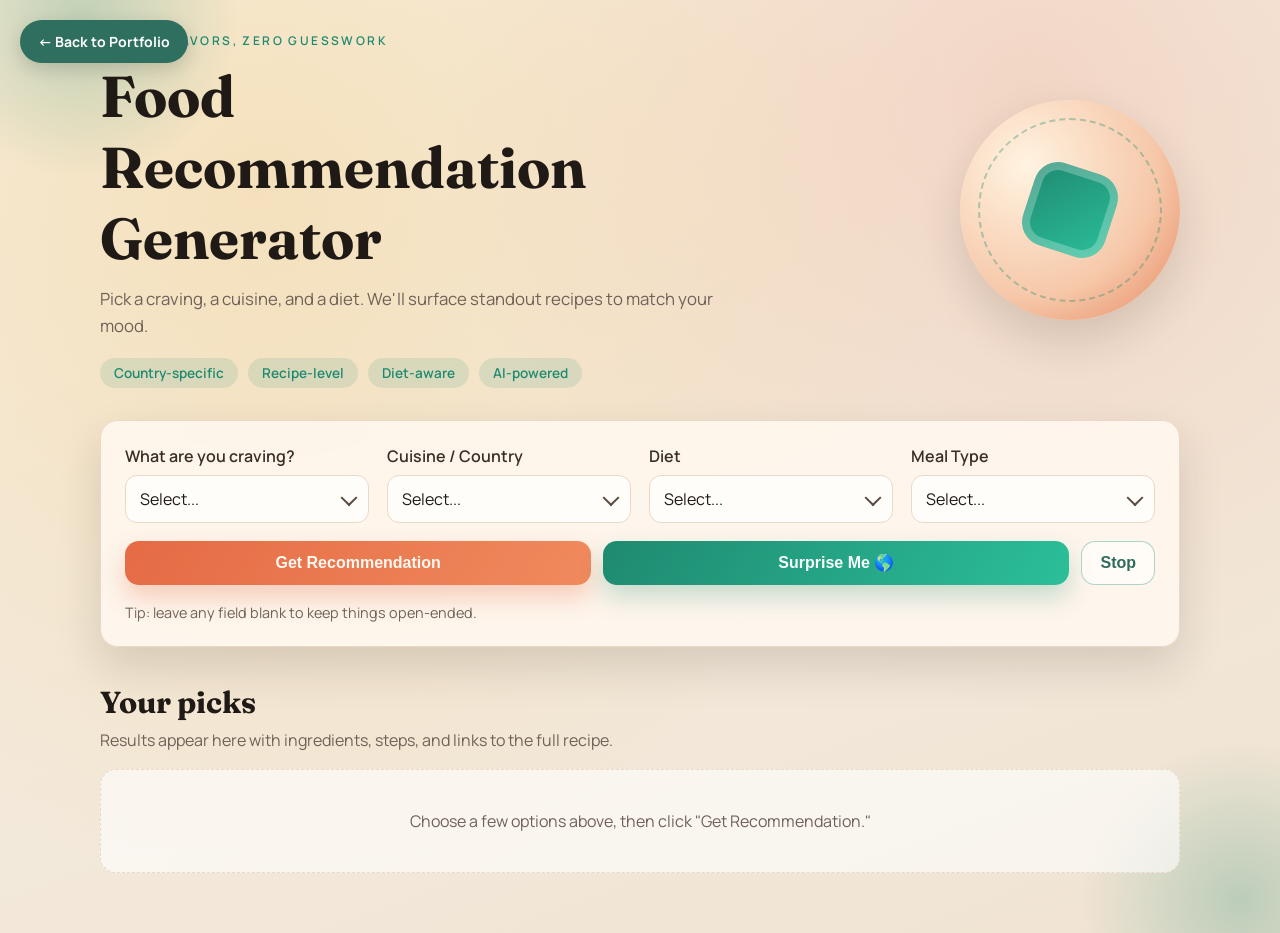
<file: projects/foodapp/index.html>
<!DOCTYPE html>
<html lang="en">
<head>
    <meta charset="UTF-8" />
    <meta name="viewport" content="width=device-width, initial-scale=1" />
    <title>Food Recommendation Generator</title>
    <link rel="preconnect" href="https://fonts.googleapis.com" />
    <link rel="preconnect" href="https://fonts.gstatic.com" crossorigin />
    <link href="https://fonts.googleapis.com/css2?family=Fraunces:opsz,wght@9..144,600;9..144,700&family=Manrope:wght@400;500;600;700&display=swap" rel="stylesheet" />
    <link rel="stylesheet" href="./css/appstyles.css" />
    
</head>
<body>
    <a href="/" class="back-button">← Back to Portfolio</a>
    <div class="page">
        <header class="hero">
            <div class="hero-text">
                <p class="eyebrow">Global flavors, zero guesswork</p>
                <h1>Food Recommendation Generator</h1>
                <p class="subtitle">Pick a craving, a cuisine, and a diet. We'll surface standout recipes to match your mood.</p>
                <div class="hero-tags">
                    <span>Country-specific</span>
                    <span>Recipe-level</span>
                    <span>Diet-aware</span>
                    <span>AI-powered</span>
                </div>
            </div>
            <div class="hero-plate" aria-hidden="true">
                <div class="hero-plate-inner"></div>
            </div>
        </header>

        <main>
            <section class="panel">
                <form id="food-form">
                    <div class="form-row">
                        <div class="form-group">
                            <label for="craving">What are you craving?</label>
                            <div class="select-wrap">
                                <select id="craving" name="craving">
                                    <option value="">Select...</option>
                                    <option value="sweet">Sweet</option>
                                    <option value="salty">Salty</option>
                                    <option value="spicy">Spicy</option>
                                    <option value="sweet-spicy">Sweet & Spicy</option>
                                </select>
                            </div>
                        </div>

                        <div class="form-group">
                            <label for="cuisine">Cuisine / Country</label>
                            <div class="select-wrap">
                                <select id="cuisine" name="cuisine">
                                    <option value="">Select...</option>
                                </select>
                            </div>
                        </div>

                        <div class="form-group">
                            <label for="diet">Diet</label>
                            <div class="select-wrap">
                                <select id="diet" name="diet">
                                    <option value="">Select...</option>
                                </select>
                            </div>
                        </div>

                        <div class="form-group">
                            <label for="meal_type">Meal Type</label>
                            <div class="select-wrap">
                                <select id="meal_type" name="meal_type">
                                    <option value="">Select...</option>
                                </select>
                            </div>
                        </div>
                    </div>

                    <div class="button-row">
                        <button type="button" id="getRecommendation" class="btn-primary">Get Recommendation</button>
                        <button type="button" id="surpriseMe" class="btn-secondary">Surprise Me 🌎</button>
                        <button type="button" id="stopResults" class="btn-tertiary">Stop</button>
                    </div>

                    <p class="form-note">Tip: leave any field blank to keep things open-ended.</p>
                </form>
            </section>

            <section class="results">
                <div class="results-head">
                    <h2>Your picks</h2>
                    <p>Results appear here with ingredients, steps, and links to the full recipe.</p>
                </div>
                
                <div id="result" class="result-grid" aria-live="polite">
                    <div class="empty-state">
                        <p>Choose a few options above, then click "Get Recommendation."</p>
                    </div>
                </div>
                <!-- Pagination Controls -->
                <div id="pagination" class="pagination hidden">
                    <button type="button" id="prevPage" class="pagination-btn" disabled>
                        <svg width="20" height="20" viewBox="0 0 24 24" fill="none" stroke="currentColor" stroke-width="2">
                            <path d="M15 18l-6-6 6-6"/>
                        </svg>
                        Previous
                    </button>
                    <div class="pagination-info">
                        <span id="pageInfo">Page 1 of 1</span>
                        <span id="totalResults" class="total-results"></span>
                    </div>
                    <button type="button" id="nextPage" class="pagination-btn">
                        Next
                        <svg width="20" height="20" viewBox="0 0 24 24" fill="none" stroke="currentColor" stroke-width="2">
                            <path d="M9 18l6-6-6-6"/>
                        </svg>
                    </button>
                </div>
            </section>
        </main>
    </div>
    <script src="./js/appscript.js"></script>
</body>
</html>
</file>
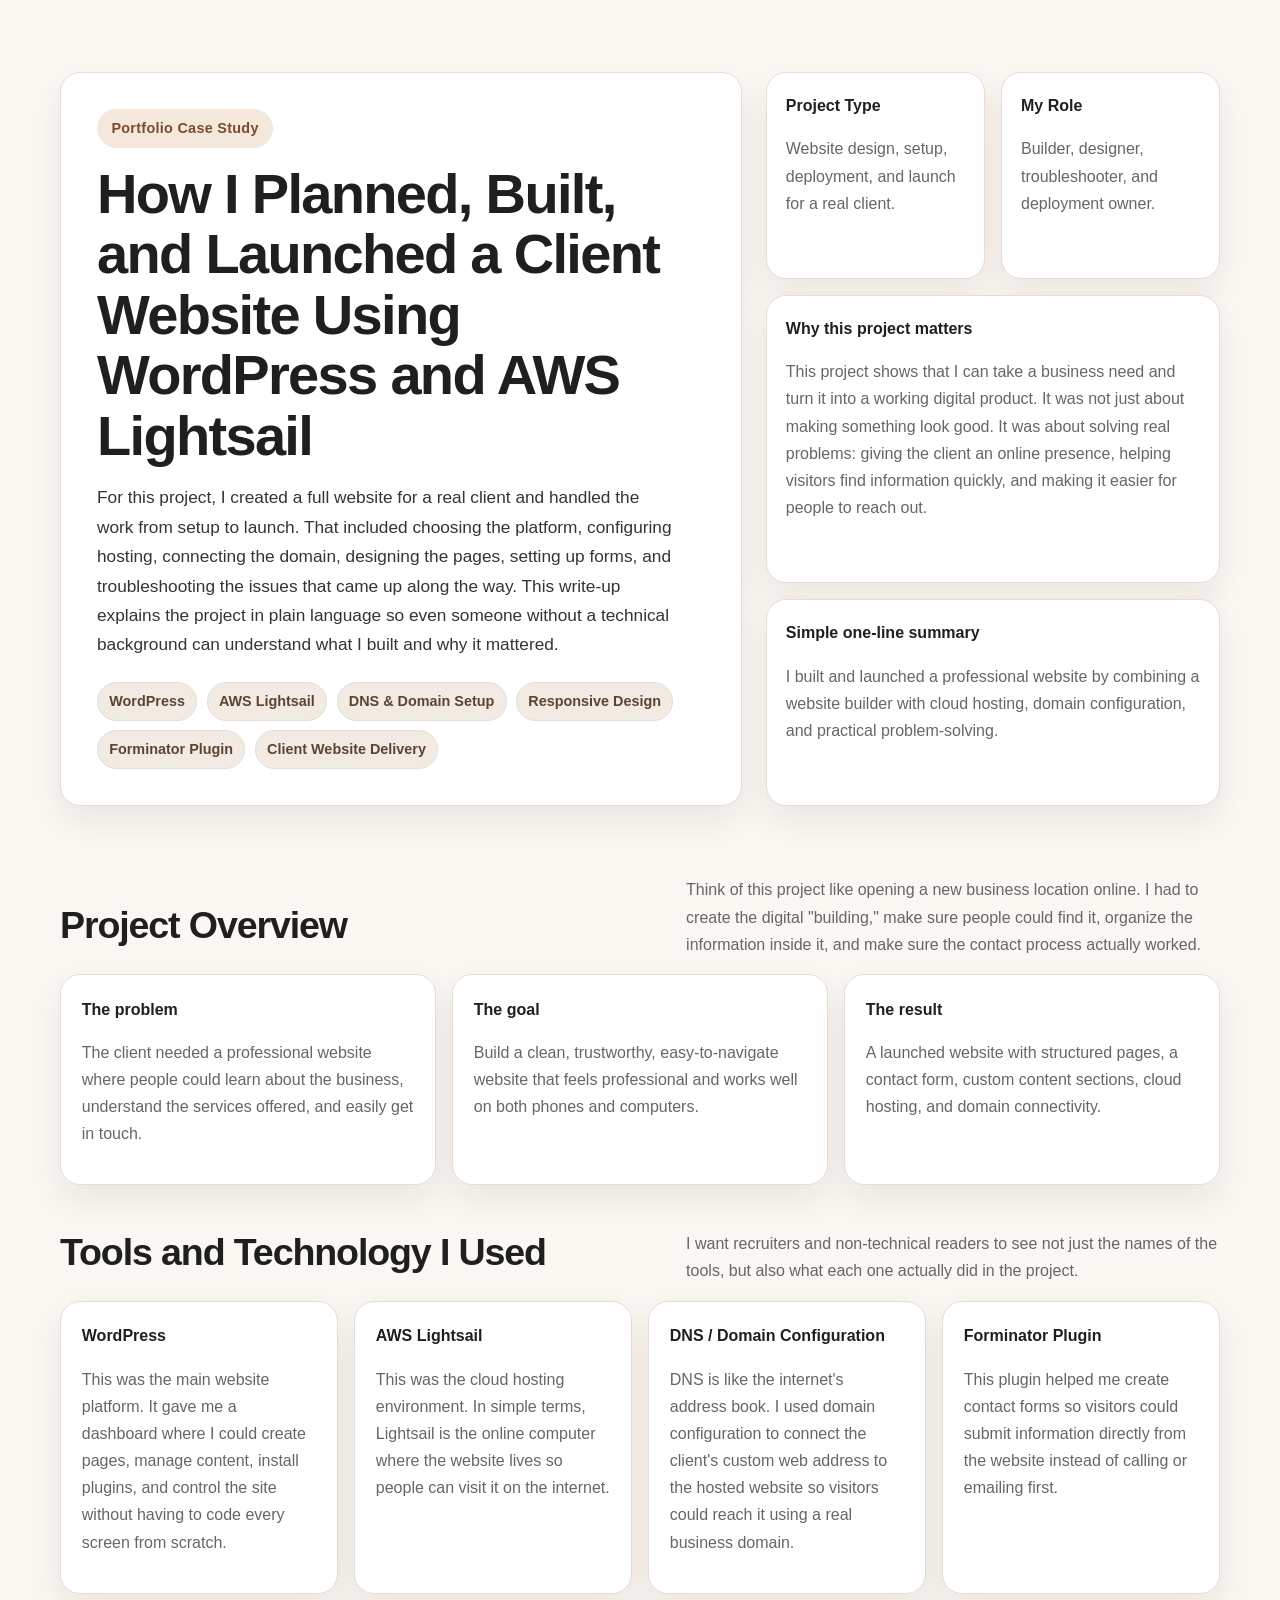
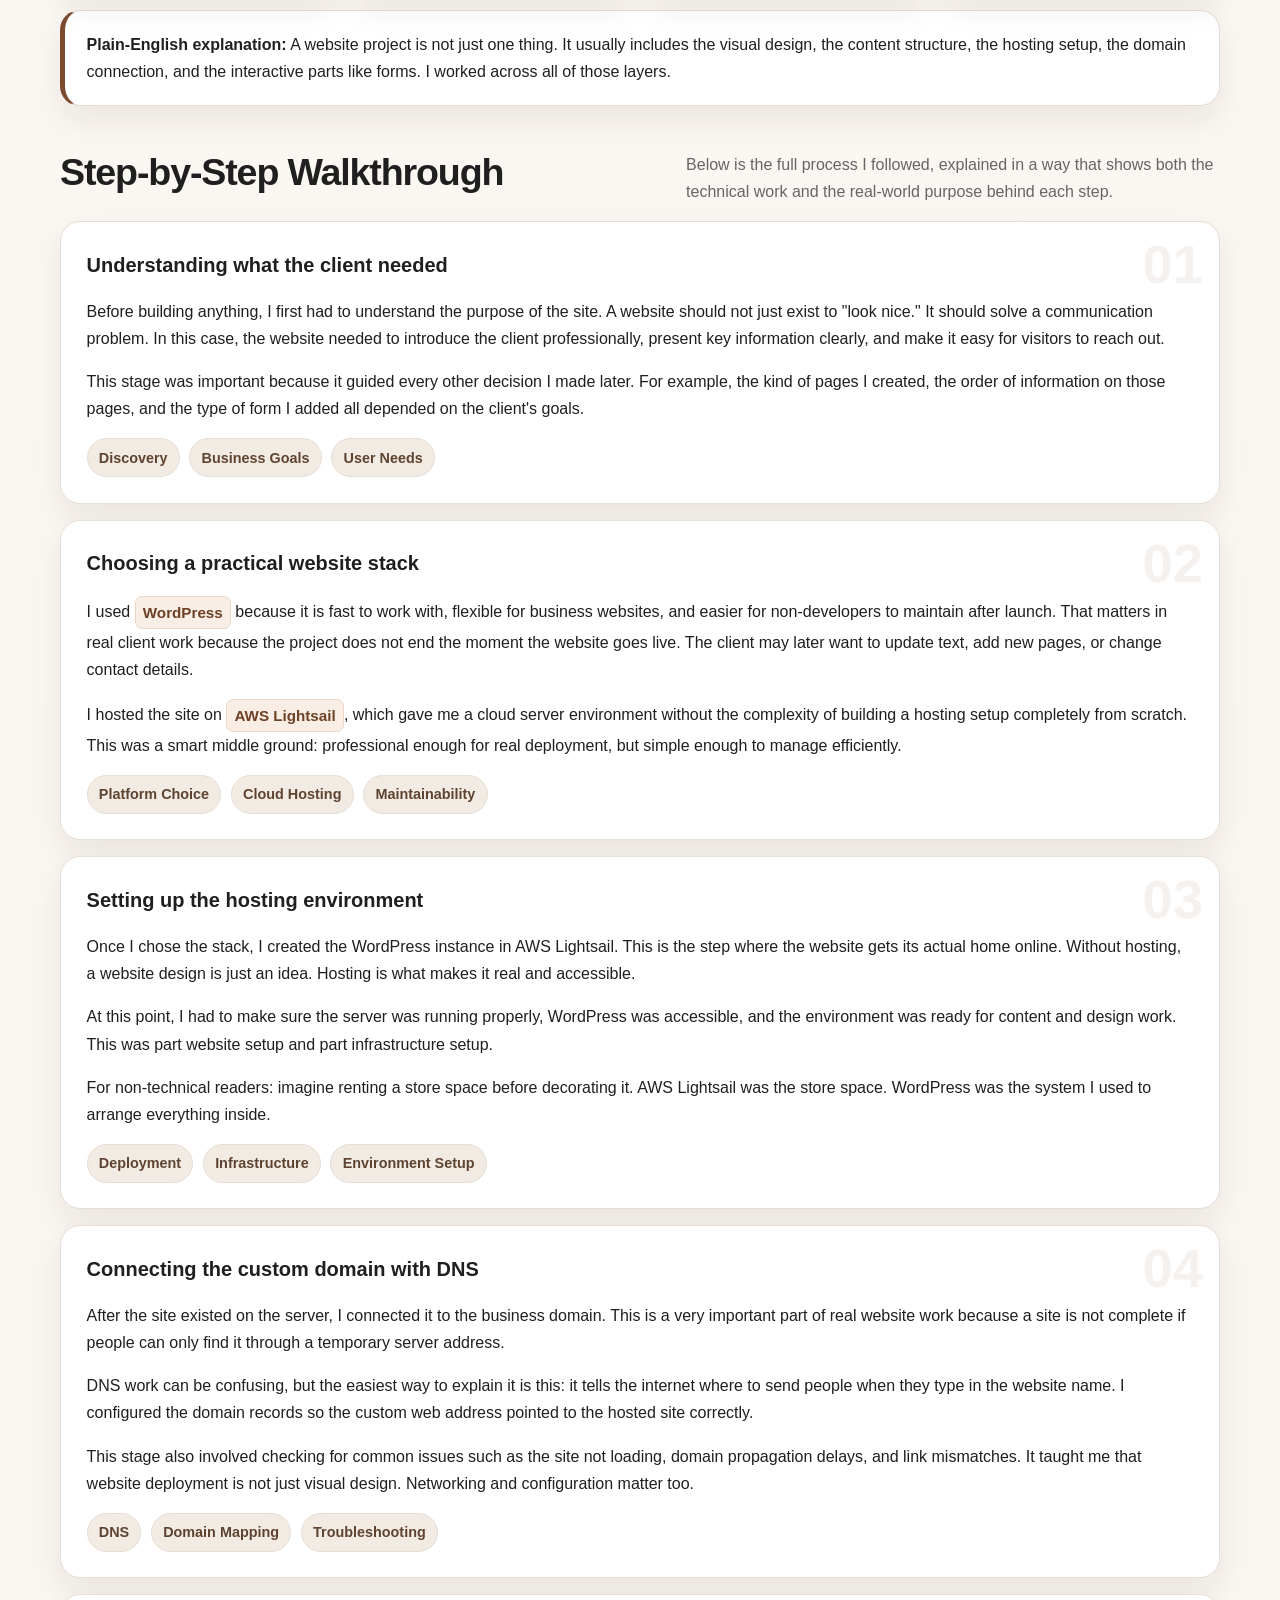
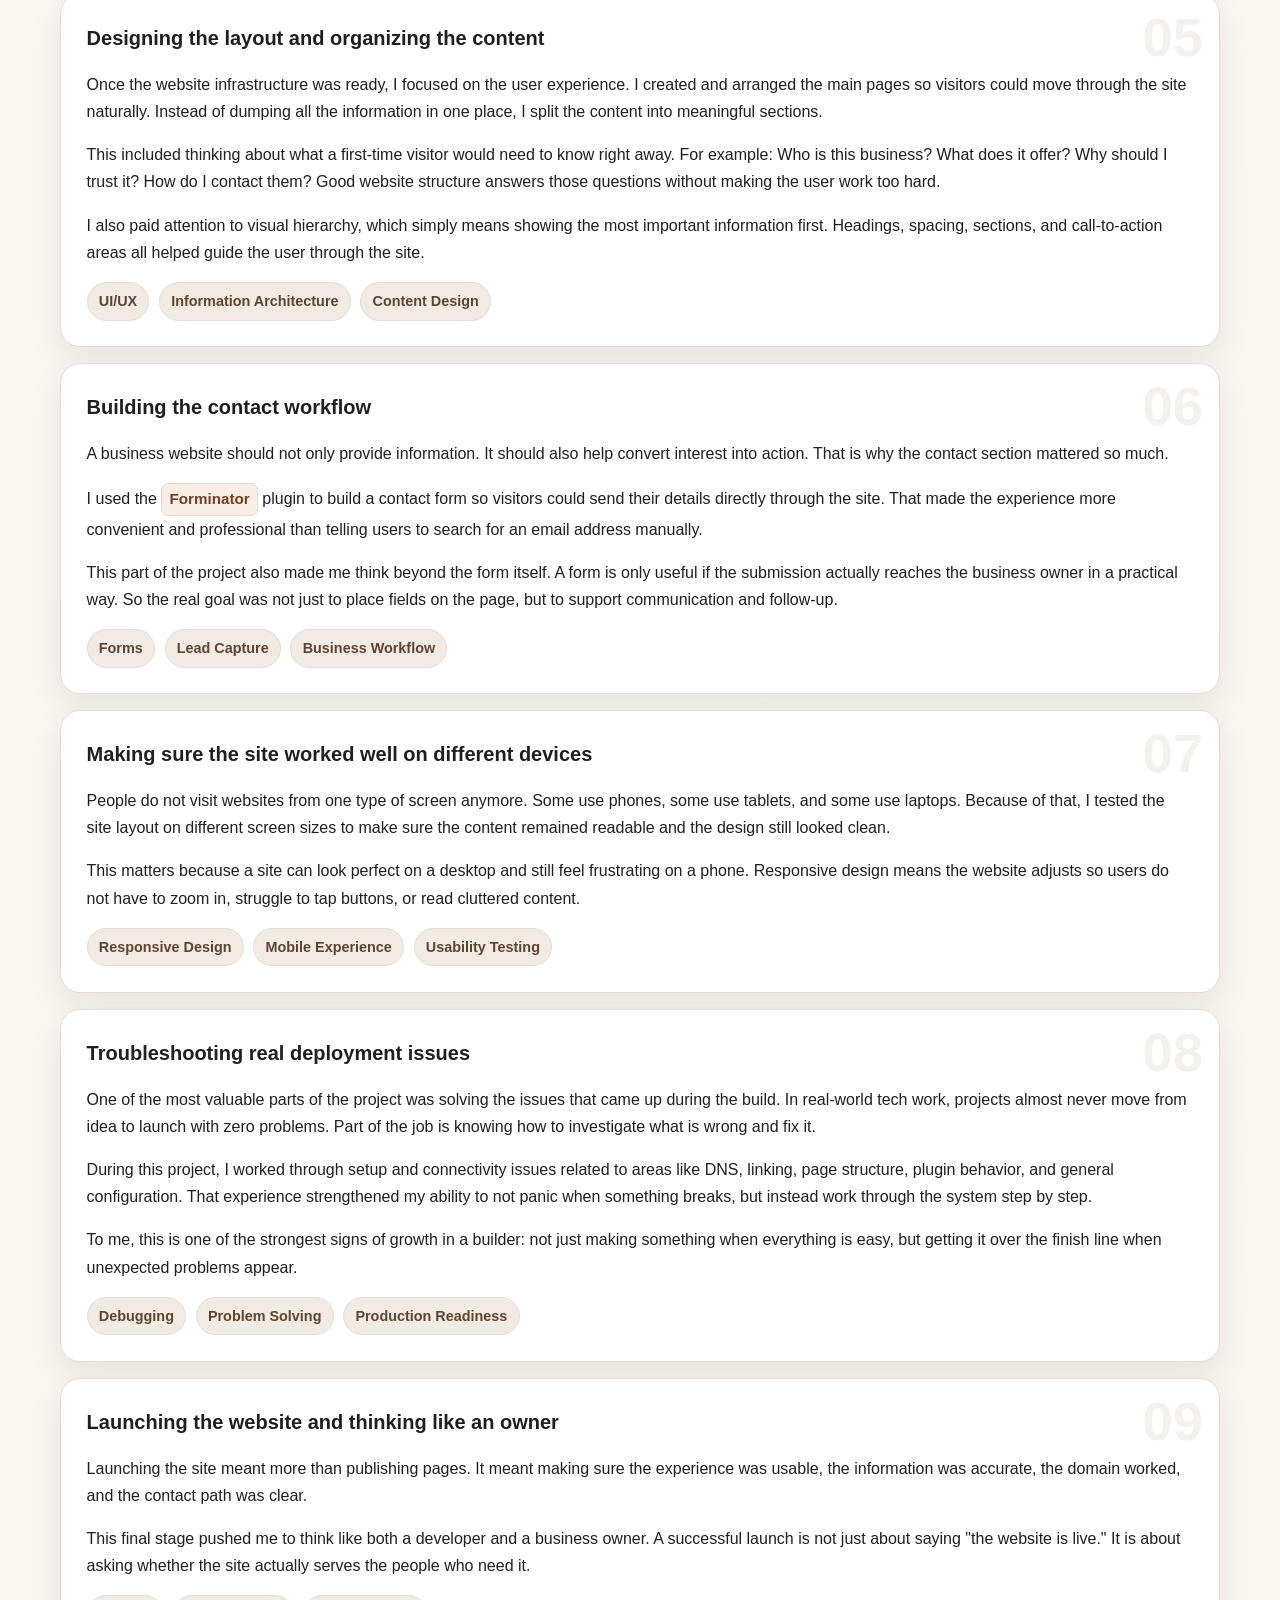
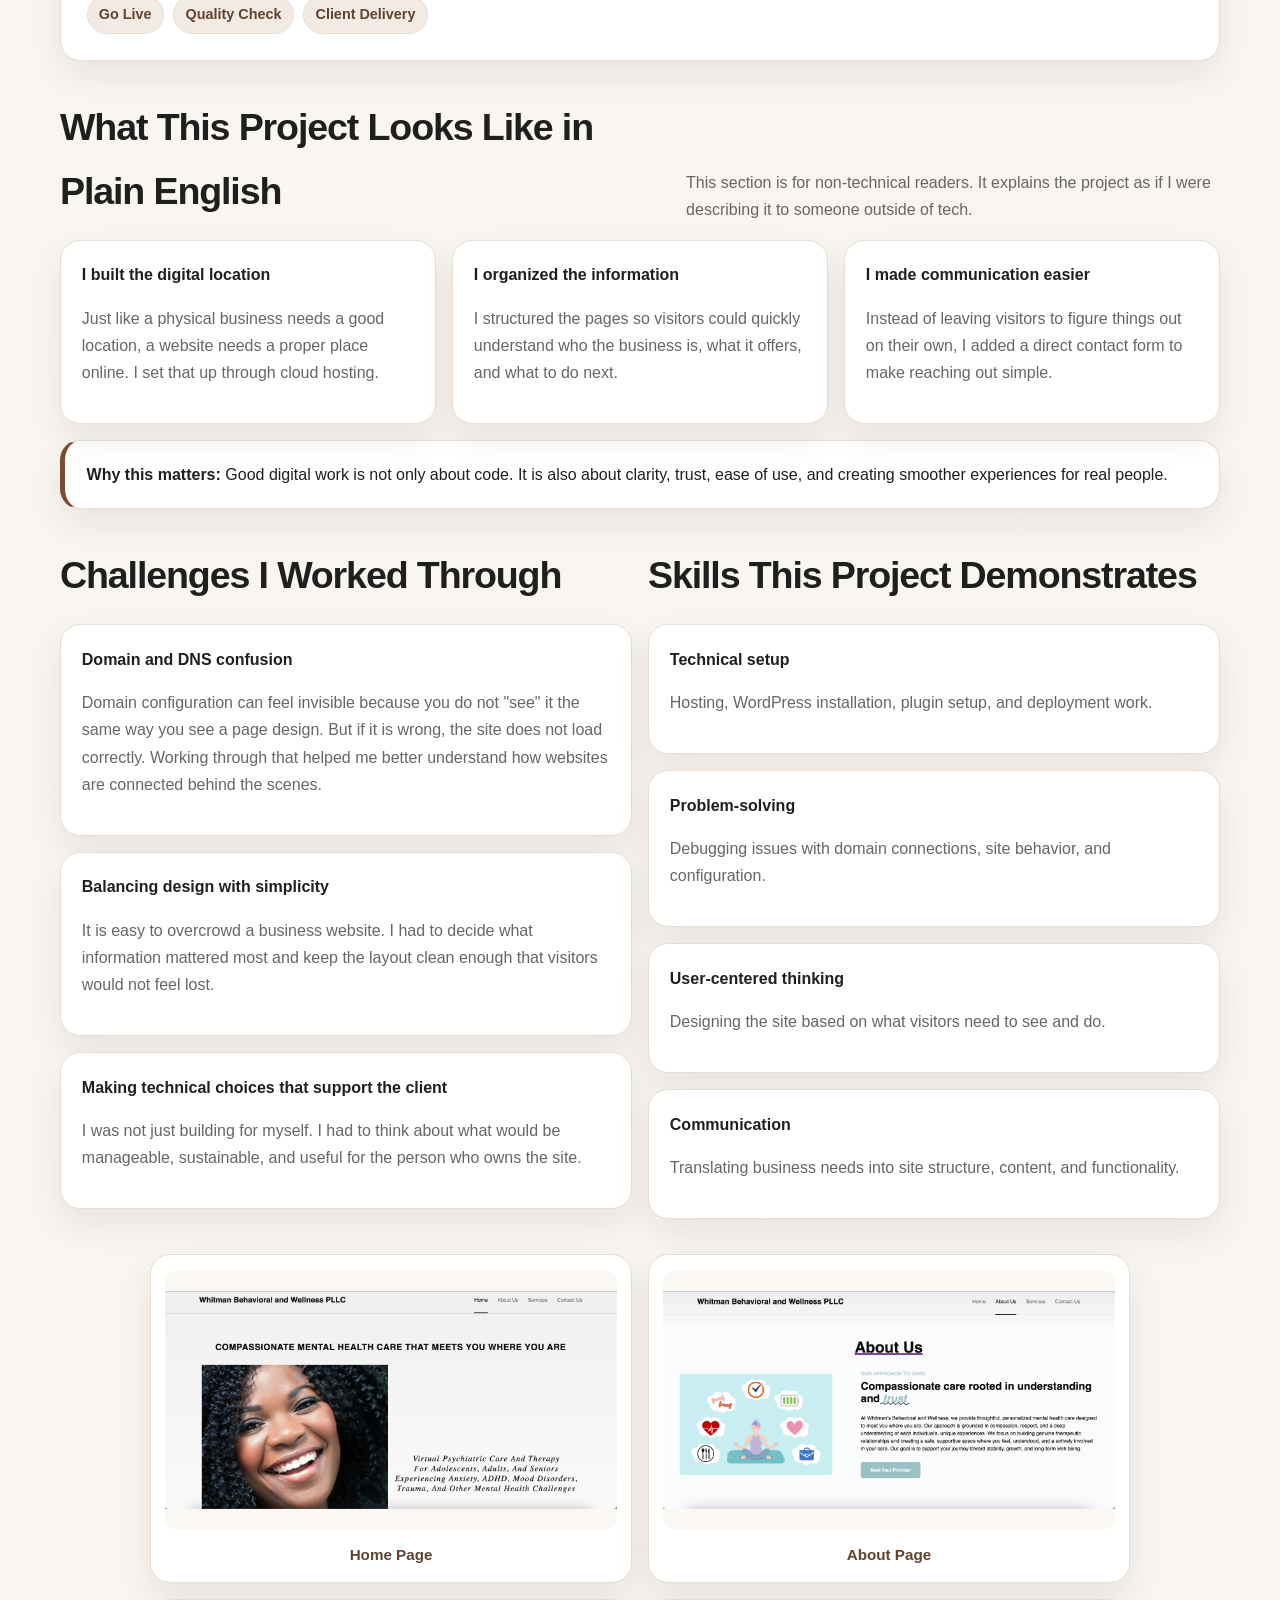
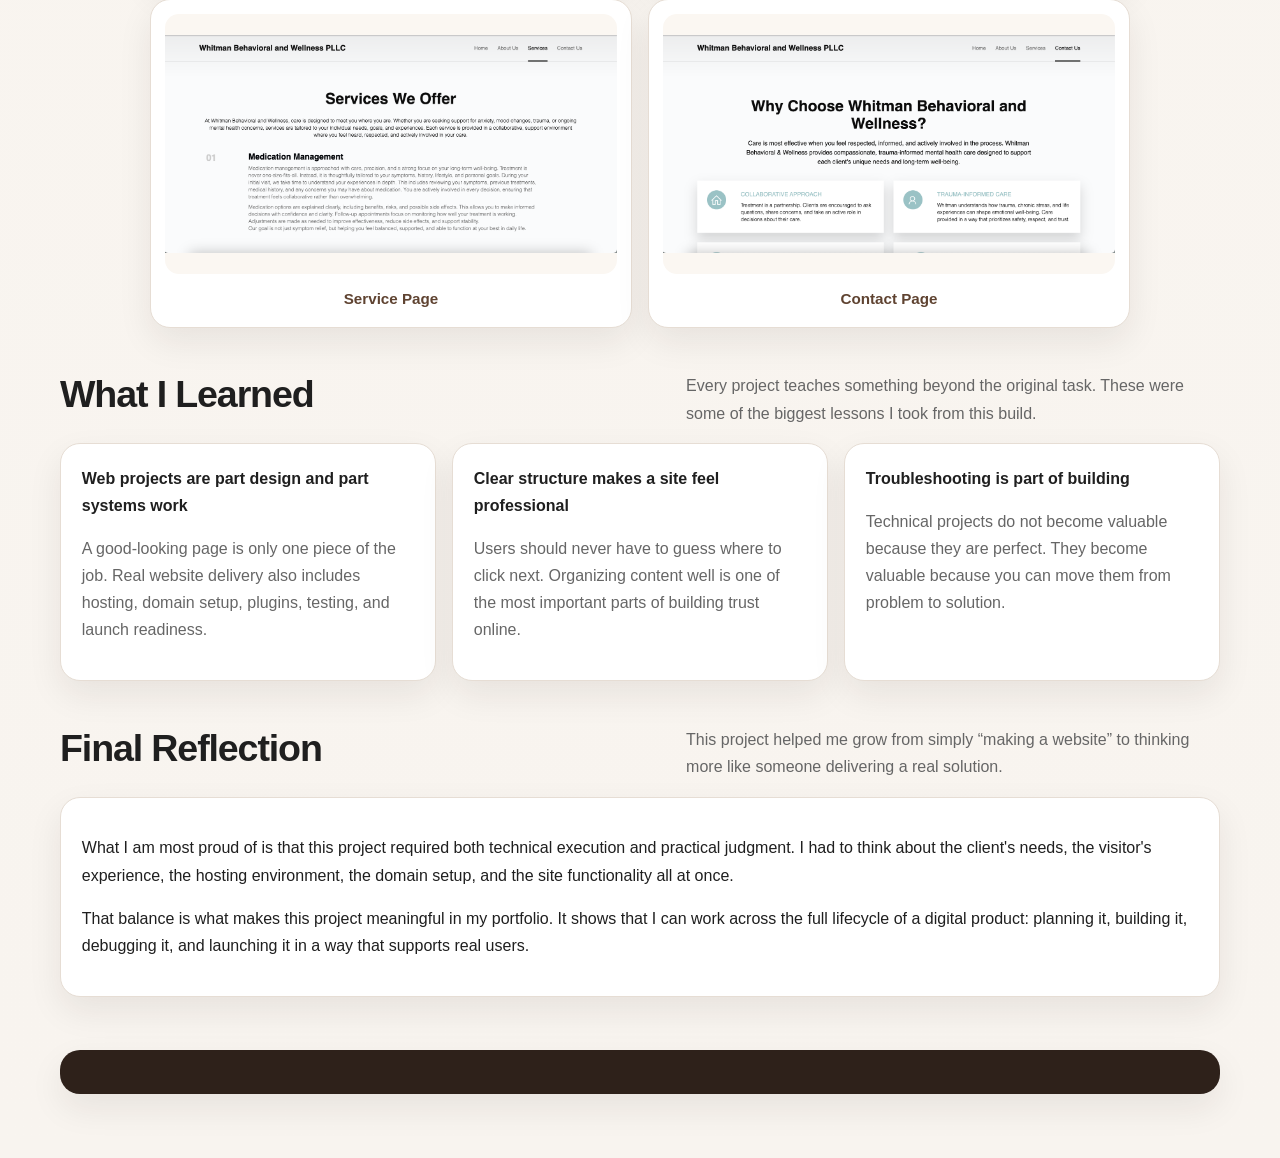
<file: mutems_website.html>
<!DOCTYPE html>
<html lang="en">
<head>
  <meta charset="UTF-8" />
  <meta name="viewport" content="width=device-width, initial-scale=1.0" />
  <title>Building a Client Website with WordPress, AWS Lightsail, and DNS Configuration | Gloria Mafor</title>
  <meta name="description" content="A detailed portfolio case study explaining how I planned, built, configured, and launched a client website using WordPress, AWS Lightsail, DNS configuration, and website plugins." />
  <style>
    :root {
      --bg: #f8f4ef;
      --surface: #ffffff;
      --surface-soft: #f2ebe3;
      --text: #1f1f1f;
      --muted: #666;
      --accent: #7a4b2f;
      --accent-2: #9a6a4f;
      --line: #e6ddd4;
      --success: #315f45;
      --shadow: 0 14px 34px rgba(44, 31, 24, 0.08);
      --radius: 20px;
      --max: 1160px;
    }

    * { box-sizing: border-box; }
    html { scroll-behavior: smooth; }
    body {
      margin: 0;
      font-family: Inter, -apple-system, BlinkMacSystemFont, "Segoe UI", Roboto, Helvetica, Arial, sans-serif;
      background: linear-gradient(180deg, #fbf7f2 0%, #f8f4ef 100%);
      color: var(--text);
      line-height: 1.7;
    }

    a { color: var(--accent); text-decoration: none; }
    a:hover { text-decoration: underline; }

    .container {
      width: min(var(--max), calc(100% - 2rem));
      margin: 0 auto;
    }

    .eyebrow {
      display: inline-flex;
      align-items: center;
      gap: .5rem;
      padding: .45rem .9rem;
      border-radius: 999px;
      background: #f4e8dc;
      color: var(--accent);
      font-size: .9rem;
      font-weight: 700;
      letter-spacing: .02em;
    }

    header {
      padding: 4.5rem 0 3rem;
    }

    .hero {
      display: grid;
      grid-template-columns: 1.2fr .8fr;
      gap: 1.5rem;
      align-items: stretch;
    }

    .hero-card,
    .panel,
    .step,
    .note,
    .impact,
    .faq,
    .takeaway,
    .challenge-card,
    .plain-card,
    .stack-card,
    .placeholder {
      background: var(--surface);
      border: 1px solid var(--line);
      border-radius: var(--radius);
      box-shadow: var(--shadow);
    }

    .hero-card {
      padding: 2.25rem;
    }

    .hero h1 {
      margin: 1rem 0 1rem;
      font-size: clamp(2rem, 5vw, 3.5rem);
      line-height: 1.08;
      letter-spacing: -0.03em;
    }

    .hero p.lead {
      font-size: 1.08rem;
      color: #343434;
      max-width: 60ch;
      margin-bottom: 1.4rem;
    }

    .hero-side {
      display: grid;
      gap: 1rem;
    }

    .mini-grid {
      display: grid;
      grid-template-columns: repeat(2, 1fr);
      gap: 1rem;
    }

    .panel {
      padding: 1.2rem;
    }

    .panel h3,
    .stack-card h3,
    .impact h3,
    .faq h3,
    .plain-card h3,
    .takeaway h3,
    .challenge-card h3 {
      margin: 0 0 .45rem;
      font-size: 1rem;
    }

    .muted {
      color: var(--muted);
    }

    section {
      padding: 1.4rem 0 0.8rem;
    }

    .section-head {
      display: flex;
      justify-content: space-between;
      gap: 1rem;
      align-items: end;
      margin-bottom: 1rem;
    }

    .section-head h2 {
      margin: 0;
      font-size: clamp(1.55rem, 3vw, 2.35rem);
      letter-spacing: -0.03em;
    }

    .section-head p {
      margin: 0;
      max-width: 60ch;
      color: var(--muted);
    }

    .info-grid,
    .impact-grid,
    .challenge-grid,
    .plain-grid,
    .takeaways {
      display: grid;
      grid-template-columns: repeat(3, 1fr);
      gap: 1rem;
    }

    .stack-grid {
      display: grid;
      grid-template-columns: repeat(4, 1fr);
      gap: 1rem;
    }

    .stack-card,
    .impact,
    .faq,
    .plain-card,
    .takeaway,
    .challenge-card {
      padding: 1.3rem;
    }

    .steps {
      display: grid;
      gap: 1rem;
    }

    .step {
      padding: 1.6rem;
      position: relative;
      overflow: hidden;
    }

    .step::before {
      content: attr(data-step);
      position: absolute;
      top: 1rem;
      right: 1rem;
      font-size: 3.4rem;
      line-height: 1;
      color: rgba(122, 75, 47, 0.08);
      font-weight: 800;
      pointer-events: none;
    }

    .step h3 {
      margin: 0 0 .6rem;
      font-size: 1.25rem;
    }

    .tag-row {
      display: flex;
      gap: .6rem;
      flex-wrap: wrap;
      margin-top: 1rem;
    }

    .tag {
      padding: .38rem .7rem;
      border-radius: 999px;
      background: var(--surface-soft);
      border: 1px solid var(--line);
      color: #5f4331;
      font-size: .9rem;
      font-weight: 600;
    }

    .note {
      padding: 1.25rem 1.35rem;
      margin-top: 1rem;
      border-left: 5px solid var(--accent);
    }

    .placeholder {
      padding: 1rem;
      min-height: 220px;
      display: grid;
      place-items: center;
      color: var(--muted);
      text-align: center;
      background:
        linear-gradient(135deg, rgba(122, 75, 47, 0.05), rgba(122, 75, 47, 0.02)),
        repeating-linear-gradient(
          45deg,
          #fbf7f2,
          #fbf7f2 12px,
          #f3ece5 12px,
          #f3ece5 24px
        );
    }

    .screenshot-grid {
      display: grid;
      grid-template-columns: repeat(2, minmax(0, 1fr));
      gap: 1rem;
      max-width: 980px;
      margin: 0 auto;
    }

    .screenshot-card {
      margin: 0;
      padding: .9rem;
      background: var(--surface);
      border: 1px solid var(--line);
      border-radius: var(--radius);
      box-shadow: var(--shadow);
    }

    .screenshot-card img {
      display: block;
      width: 100%;
      height: 260px;
      object-fit: contain;
      background: #fbf7f2;
      border-radius: 14px;
    }

    .screenshot-card figcaption {
      margin-top: .75rem;
      text-align: center;
      color: #5f4331;
      font-size: .95rem;
      font-weight: 600;
    }

    .two-col {
      display: grid;
      grid-template-columns: 1fr 1fr;
      gap: 1rem;
    }

    ul.clean {
      margin: .4rem 0 0;
      padding-left: 1.15rem;
    }

    ul.clean li { margin-bottom: .55rem; }

    .callout {
      display: inline-block;
      background: #f8eee5;
      border: 1px solid #ebd6c6;
      color: #6e4025;
      padding: .15rem .45rem;
      border-radius: .45rem;
      font-weight: 700;
      font-size: .95rem;
    }

    footer {
      padding: 2.5rem 0 4rem;
    }

    .footer-card {
      padding: 1.4rem;
      background: #2e211a;
      color: #f6ede7;
      border-radius: var(--radius);
      box-shadow: var(--shadow);
    }

    .footer-card p { color: #e9d6c8; }

    @media (max-width: 980px) {
      .hero,
      .screenshot-grid,
      .two-col,
      .stack-grid,
      .info-grid,
      .impact-grid,
      .challenge-grid,
      .plain-grid,
      .takeaways {
        grid-template-columns: 1fr 1fr;
      }
    }

    @media (max-width: 760px) {
      header { padding-top: 3rem; }
      .hero,
      .mini-grid,
      .screenshot-grid,
      .two-col,
      .stack-grid,
      .info-grid,
      .impact-grid,
      .challenge-grid,
      .plain-grid,
      .takeaways,
      .section-head {
        grid-template-columns: 1fr;
        display: grid;
      }
      .hero-card,
      .panel,
      .step,
      .stack-card,
      .impact,
      .faq,
      .plain-card,
      .takeaway,
      .challenge-card {
        padding: 1.2rem;
      }
      .hero h1 { font-size: 2.2rem; }
      .screenshot-card img { height: 220px; }
    }
  </style>
</head>
<body>
  <header>
    <div class="container hero">
      <article class="hero-card">
        <span class="eyebrow">Portfolio Case Study</span>
        <h1>How I Planned, Built, and Launched a Client Website Using WordPress and AWS Lightsail</h1>
        <p class="lead">
          For this project, I created a full website for a real client and handled the work from setup to launch.
          That included choosing the platform, configuring hosting, connecting the domain, designing the pages,
          setting up forms, and troubleshooting the issues that came up along the way. This write-up explains the
          project in plain language so even someone without a technical background can understand what I built and why it mattered.
        </p>
        <div class="tag-row">
          <span class="tag">WordPress</span>
          <span class="tag">AWS Lightsail</span>
          <span class="tag">DNS & Domain Setup</span>
          <span class="tag">Responsive Design</span>
          <span class="tag">Forminator Plugin</span>
          <span class="tag">Client Website Delivery</span>
        </div>
      </article>

      <div class="hero-side">
        <div class="mini-grid">
          <div class="panel">
            <h3>Project Type</h3>
            <p class="muted">Website design, setup, deployment, and launch for a real client.</p>
          </div>
          <div class="panel">
            <h3>My Role</h3>
            <p class="muted">Builder, designer, troubleshooter, and deployment owner.</p>
          </div>
        </div>
        <div class="panel">
          <h3>Why this project matters</h3>
          <p class="muted">
            This project shows that I can take a business need and turn it into a working digital product. It was not just about making something look good. It was about solving real problems: giving the client an online presence, helping visitors find information quickly, and making it easier for people to reach out.
          </p>
        </div>
        <div class="panel">
          <h3>Simple one-line summary</h3>
          <p class="muted">
            I built and launched a professional website by combining a website builder with cloud hosting, domain configuration, and practical problem-solving.
          </p>
        </div>
      </div>
    </div>
  </header>

  <main>
    <section>
      <div class="container">
        <div class="section-head">
          <div>
            <h2>Project Overview</h2>
          </div>
          <p>
            Think of this project like opening a new business location online. I had to create the digital "building," make sure people could find it, organize the information inside it, and make sure the contact process actually worked.
          </p>
        </div>

        <div class="info-grid">
          <div class="impact">
            <h3>The problem</h3>
            <p class="muted">
              The client needed a professional website where people could learn about the business, understand the services offered, and easily get in touch.
            </p>
          </div>
          <div class="impact">
            <h3>The goal</h3>
            <p class="muted">
              Build a clean, trustworthy, easy-to-navigate website that feels professional and works well on both phones and computers.
            </p>
          </div>
          <div class="impact">
            <h3>The result</h3>
            <p class="muted">
              A launched website with structured pages, a contact form, custom content sections, cloud hosting, and domain connectivity.
            </p>
          </div>
        </div>
      </div>
    </section>

    <section>
      <div class="container">
        <div class="section-head">
          <div>
            <h2>Tools and Technology I Used</h2>
          </div>
          <p>
            I want recruiters and non-technical readers to see not just the names of the tools, but also what each one actually did in the project.
          </p>
        </div>

        <div class="stack-grid">
          <div class="stack-card">
            <h3>WordPress</h3>
            <p class="muted">
              This was the main website platform. It gave me a dashboard where I could create pages, manage content, install plugins, and control the site without having to code every screen from scratch.
            </p>
          </div>
          <div class="stack-card">
            <h3>AWS Lightsail</h3>
            <p class="muted">
              This was the cloud hosting environment. In simple terms, Lightsail is the online computer where the website lives so people can visit it on the internet.
            </p>
          </div>
          <div class="stack-card">
            <h3>DNS / Domain Configuration</h3>
            <p class="muted">
              DNS is like the internet's address book. I used domain configuration to connect the client's custom web address to the hosted website so visitors could reach it using a real business domain.
            </p>
          </div>
          <div class="stack-card">
            <h3>Forminator Plugin</h3>
            <p class="muted">
              This plugin helped me create contact forms so visitors could submit information directly from the website instead of calling or emailing first.
            </p>
          </div>
        </div>

        <div class="note">
          <strong>Plain-English explanation:</strong> A website project is not just one thing. It usually includes the visual design, the content structure, the hosting setup, the domain connection, and the interactive parts like forms. I worked across all of those layers.
        </div>
      </div>
    </section>

    <section>
      <div class="container">
        <div class="section-head">
          <div>
            <h2>Step-by-Step Walkthrough</h2>
          </div>
          <p>
            Below is the full process I followed, explained in a way that shows both the technical work and the real-world purpose behind each step.
          </p>
        </div>

        <div class="steps">
          <article class="step" data-step="01">
            <h3>Understanding what the client needed</h3>
            <p>
              Before building anything, I first had to understand the purpose of the site. A website should not just exist to "look nice." It should solve a communication problem. In this case, the website needed to introduce the client professionally, present key information clearly, and make it easy for visitors to reach out.
            </p>
            <p>
              This stage was important because it guided every other decision I made later. For example, the kind of pages I created, the order of information on those pages, and the type of form I added all depended on the client's goals.
            </p>
            <div class="tag-row">
              <span class="tag">Discovery</span>
              <span class="tag">Business Goals</span>
              <span class="tag">User Needs</span>
            </div>
          </article>

          <article class="step" data-step="02">
            <h3>Choosing a practical website stack</h3>
            <p>
              I used <span class="callout">WordPress</span> because it is fast to work with, flexible for business websites, and easier for non-developers to maintain after launch. That matters in real client work because the project does not end the moment the website goes live. The client may later want to update text, add new pages, or change contact details.
            </p>
            <p>
              I hosted the site on <span class="callout">AWS Lightsail</span>, which gave me a cloud server environment without the complexity of building a hosting setup completely from scratch. This was a smart middle ground: professional enough for real deployment, but simple enough to manage efficiently.
            </p>
            <div class="tag-row">
              <span class="tag">Platform Choice</span>
              <span class="tag">Cloud Hosting</span>
              <span class="tag">Maintainability</span>
            </div>
          </article>

          <article class="step" data-step="03">
            <h3>Setting up the hosting environment</h3>
            <p>
              Once I chose the stack, I created the WordPress instance in AWS Lightsail. This is the step where the website gets its actual home online. Without hosting, a website design is just an idea. Hosting is what makes it real and accessible.
            </p>
            <p>
              At this point, I had to make sure the server was running properly, WordPress was accessible, and the environment was ready for content and design work. This was part website setup and part infrastructure setup.
            </p>
            <p>
              For non-technical readers: imagine renting a store space before decorating it. AWS Lightsail was the store space. WordPress was the system I used to arrange everything inside.
            </p>
            <div class="tag-row">
              <span class="tag">Deployment</span>
              <span class="tag">Infrastructure</span>
              <span class="tag">Environment Setup</span>
            </div>
          </article>

          <article class="step" data-step="04">
            <h3>Connecting the custom domain with DNS</h3>
            <p>
              After the site existed on the server, I connected it to the business domain. This is a very important part of real website work because a site is not complete if people can only find it through a temporary server address.
            </p>
            <p>
              DNS work can be confusing, but the easiest way to explain it is this: it tells the internet where to send people when they type in the website name. I configured the domain records so the custom web address pointed to the hosted site correctly.
            </p>
            <p>
              This stage also involved checking for common issues such as the site not loading, domain propagation delays, and link mismatches. It taught me that website deployment is not just visual design. Networking and configuration matter too.
            </p>
            <div class="tag-row">
              <span class="tag">DNS</span>
              <span class="tag">Domain Mapping</span>
              <span class="tag">Troubleshooting</span>
            </div>
          </article>

          <article class="step" data-step="05">
            <h3>Designing the layout and organizing the content</h3>
            <p>
              Once the website infrastructure was ready, I focused on the user experience. I created and arranged the main pages so visitors could move through the site naturally. Instead of dumping all the information in one place, I split the content into meaningful sections.
            </p>
            <p>
              This included thinking about what a first-time visitor would need to know right away. For example: Who is this business? What does it offer? Why should I trust it? How do I contact them? Good website structure answers those questions without making the user work too hard.
            </p>
            <p>
              I also paid attention to visual hierarchy, which simply means showing the most important information first. Headings, spacing, sections, and call-to-action areas all helped guide the user through the site.
            </p>
            <div class="tag-row">
              <span class="tag">UI/UX</span>
              <span class="tag">Information Architecture</span>
              <span class="tag">Content Design</span>
            </div>
          </article>

          <article class="step" data-step="06">
            <h3>Building the contact workflow</h3>
            <p>
              A business website should not only provide information. It should also help convert interest into action. That is why the contact section mattered so much.
            </p>
            <p>
              I used the <span class="callout">Forminator</span> plugin to build a contact form so visitors could send their details directly through the site. That made the experience more convenient and professional than telling users to search for an email address manually.
            </p>
            <p>
              This part of the project also made me think beyond the form itself. A form is only useful if the submission actually reaches the business owner in a practical way. So the real goal was not just to place fields on the page, but to support communication and follow-up.
            </p>
            <div class="tag-row">
              <span class="tag">Forms</span>
              <span class="tag">Lead Capture</span>
              <span class="tag">Business Workflow</span>
            </div>
          </article>

          <article class="step" data-step="07">
            <h3>Making sure the site worked well on different devices</h3>
            <p>
              People do not visit websites from one type of screen anymore. Some use phones, some use tablets, and some use laptops. Because of that, I tested the site layout on different screen sizes to make sure the content remained readable and the design still looked clean.
            </p>
            <p>
              This matters because a site can look perfect on a desktop and still feel frustrating on a phone. Responsive design means the website adjusts so users do not have to zoom in, struggle to tap buttons, or read cluttered content.
            </p>
            <div class="tag-row">
              <span class="tag">Responsive Design</span>
              <span class="tag">Mobile Experience</span>
              <span class="tag">Usability Testing</span>
            </div>
          </article>

          <article class="step" data-step="08">
            <h3>Troubleshooting real deployment issues</h3>
            <p>
              One of the most valuable parts of the project was solving the issues that came up during the build. In real-world tech work, projects almost never move from idea to launch with zero problems. Part of the job is knowing how to investigate what is wrong and fix it.
            </p>
            <p>
              During this project, I worked through setup and connectivity issues related to areas like DNS, linking, page structure, plugin behavior, and general configuration. That experience strengthened my ability to not panic when something breaks, but instead work through the system step by step.
            </p>
            <p>
              To me, this is one of the strongest signs of growth in a builder: not just making something when everything is easy, but getting it over the finish line when unexpected problems appear.
            </p>
            <div class="tag-row">
              <span class="tag">Debugging</span>
              <span class="tag">Problem Solving</span>
              <span class="tag">Production Readiness</span>
            </div>
          </article>

          <article class="step" data-step="09">
            <h3>Launching the website and thinking like an owner</h3>
            <p>
              Launching the site meant more than publishing pages. It meant making sure the experience was usable, the information was accurate, the domain worked, and the contact path was clear.
            </p>
            <p>
              This final stage pushed me to think like both a developer and a business owner. A successful launch is not just about saying "the website is live." It is about asking whether the site actually serves the people who need it.
            </p>
            <div class="tag-row">
              <span class="tag">Go Live</span>
              <span class="tag">Quality Check</span>
              <span class="tag">Client Delivery</span>
            </div>
          </article>
        </div>
      </div>
    </section>

    <section>
      <div class="container">
        <div class="section-head">
          <div>
            <h2>What This Project Looks Like in Plain English</h2>
          </div>
          <p>
            This section is for non-technical readers. It explains the project as if I were describing it to someone outside of tech.
          </p>
        </div>

        <div class="plain-grid">
          <div class="plain-card">
            <h3>I built the digital location</h3>
            <p class="muted">
              Just like a physical business needs a good location, a website needs a proper place online. I set that up through cloud hosting.
            </p>
          </div>
          <div class="plain-card">
            <h3>I organized the information</h3>
            <p class="muted">
              I structured the pages so visitors could quickly understand who the business is, what it offers, and what to do next.
            </p>
          </div>
          <div class="plain-card">
            <h3>I made communication easier</h3>
            <p class="muted">
              Instead of leaving visitors to figure things out on their own, I added a direct contact form to make reaching out simple.
            </p>
          </div>
        </div>

        <div class="note">
          <strong>Why this matters:</strong> Good digital work is not only about code. It is also about clarity, trust, ease of use, and creating smoother experiences for real people.
        </div>
      </div>
    </section>

    <section>
      <div class="container two-col">
        <div>
          <div class="section-head">
            <div>
              <h2>Challenges I Worked Through</h2>
            </div>
          </div>
          <div class="challenge-grid" style="grid-template-columns: 1fr;">
            <div class="challenge-card">
              <h3>Domain and DNS confusion</h3>
              <p class="muted">
                Domain configuration can feel invisible because you do not "see" it the same way you see a page design. But if it is wrong, the site does not load correctly. Working through that helped me better understand how websites are connected behind the scenes.
              </p>
            </div>
            <div class="challenge-card">
              <h3>Balancing design with simplicity</h3>
              <p class="muted">
                It is easy to overcrowd a business website. I had to decide what information mattered most and keep the layout clean enough that visitors would not feel lost.
              </p>
            </div>
            <div class="challenge-card">
              <h3>Making technical choices that support the client</h3>
              <p class="muted">
                I was not just building for myself. I had to think about what would be manageable, sustainable, and useful for the person who owns the site.
              </p>
            </div>
          </div>
        </div>

        <div>
          <div class="section-head">
            <div>
              <h2>Skills This Project Demonstrates</h2>
            </div>
          </div>
          <div class="challenge-grid" style="grid-template-columns: 1fr;">
            <div class="challenge-card">
              <h3>Technical setup</h3>
              <p class="muted">Hosting, WordPress installation, plugin setup, and deployment work.</p>
            </div>
            <div class="challenge-card">
              <h3>Problem-solving</h3>
              <p class="muted">Debugging issues with domain connections, site behavior, and configuration.</p>
            </div>
            <div class="challenge-card">
              <h3>User-centered thinking</h3>
              <p class="muted">Designing the site based on what visitors need to see and do.</p>
            </div>
            <div class="challenge-card">
              <h3>Communication</h3>
              <p class="muted">Translating business needs into site structure, content, and functionality.</p>
            </div>
          </div>
        </div>
      </div>
    </section>

    <section>
      <div class="container">

        <div class="screenshot-grid">
          <figure class="screenshot-card">
            <img src="images/whitman1.png" alt="Whitman Behavioral Wellness home page screenshot" />
            <figcaption>Home Page</figcaption>
          </figure>
          <figure class="screenshot-card">
            <img src="images/whitman2.png" alt="Whitman Behavioral Wellness about page screenshot" />
            <figcaption>About Page</figcaption>
          </figure>
          <figure class="screenshot-card">
            <img src="images/whitman3.png" alt="Whitman Behavioral Wellness service page screenshot" />
            <figcaption>Service Page</figcaption>
          </figure>
          <figure class="screenshot-card">
            <img src="images/whitman4.png" alt="Whitman Behavioral Wellness contact page screenshot" />
            <figcaption>Contact Page</figcaption>
          </figure>
        </div>
      </div>
    </section>

    <section>
      <div class="container">
        <div class="section-head">
          <div>
            <h2>What I Learned</h2>
          </div>
          <p>
            Every project teaches something beyond the original task. These were some of the biggest lessons I took from this build.
          </p>
        </div>

        <div class="takeaways">
          <div class="takeaway">
            <h3>Web projects are part design and part systems work</h3>
            <p class="muted">
              A good-looking page is only one piece of the job. Real website delivery also includes hosting, domain setup, plugins, testing, and launch readiness.
            </p>
          </div>
          <div class="takeaway">
            <h3>Clear structure makes a site feel professional</h3>
            <p class="muted">
              Users should never have to guess where to click next. Organizing content well is one of the most important parts of building trust online.
            </p>
          </div>
          <div class="takeaway">
            <h3>Troubleshooting is part of building</h3>
            <p class="muted">
              Technical projects do not become valuable because they are perfect. They become valuable because you can move them from problem to solution.
            </p>
          </div>
        </div>
      </div>
    </section>

    <section>
      <div class="container">
        <div class="section-head">
          <div>
            <h2>Final Reflection</h2>
          </div>
          <p>
            This project helped me grow from simply “making a website” to thinking more like someone delivering a real solution.
          </p>
        </div>

        <div class="faq">
          <p>
            What I am most proud of is that this project required both technical execution and practical judgment. I had to think about the client's needs, the visitor's experience, the hosting environment, the domain setup, and the site functionality all at once.
          </p>
          <p>
            That balance is what makes this project meaningful in my portfolio. It shows that I can work across the full lifecycle of a digital product: planning it, building it, debugging it, and launching it in a way that supports real users.
          </p>
        </div>
      </div>
    </section>
  </main>

  <footer>
    <div class="container">
      <div class="footer-card">
       
      </div>
    </div>
  </footer>
</body>
</html>
</file>
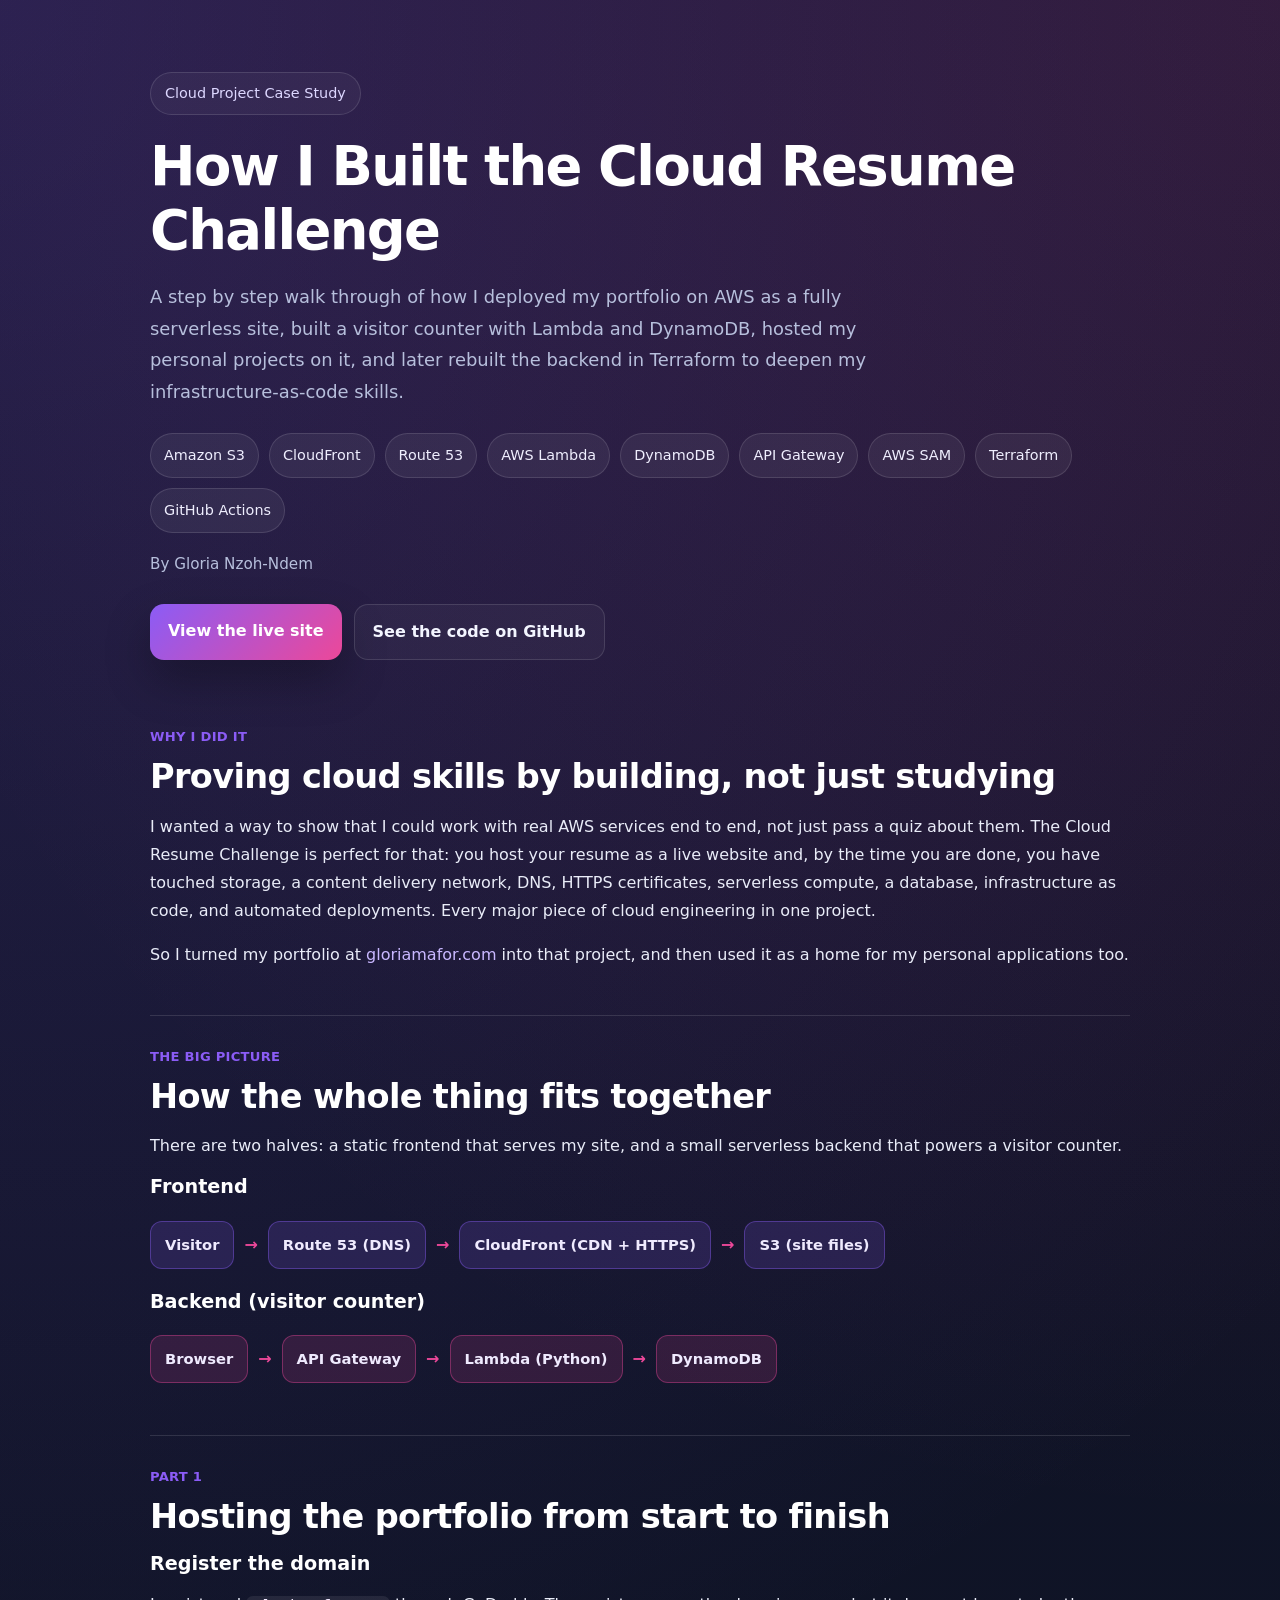
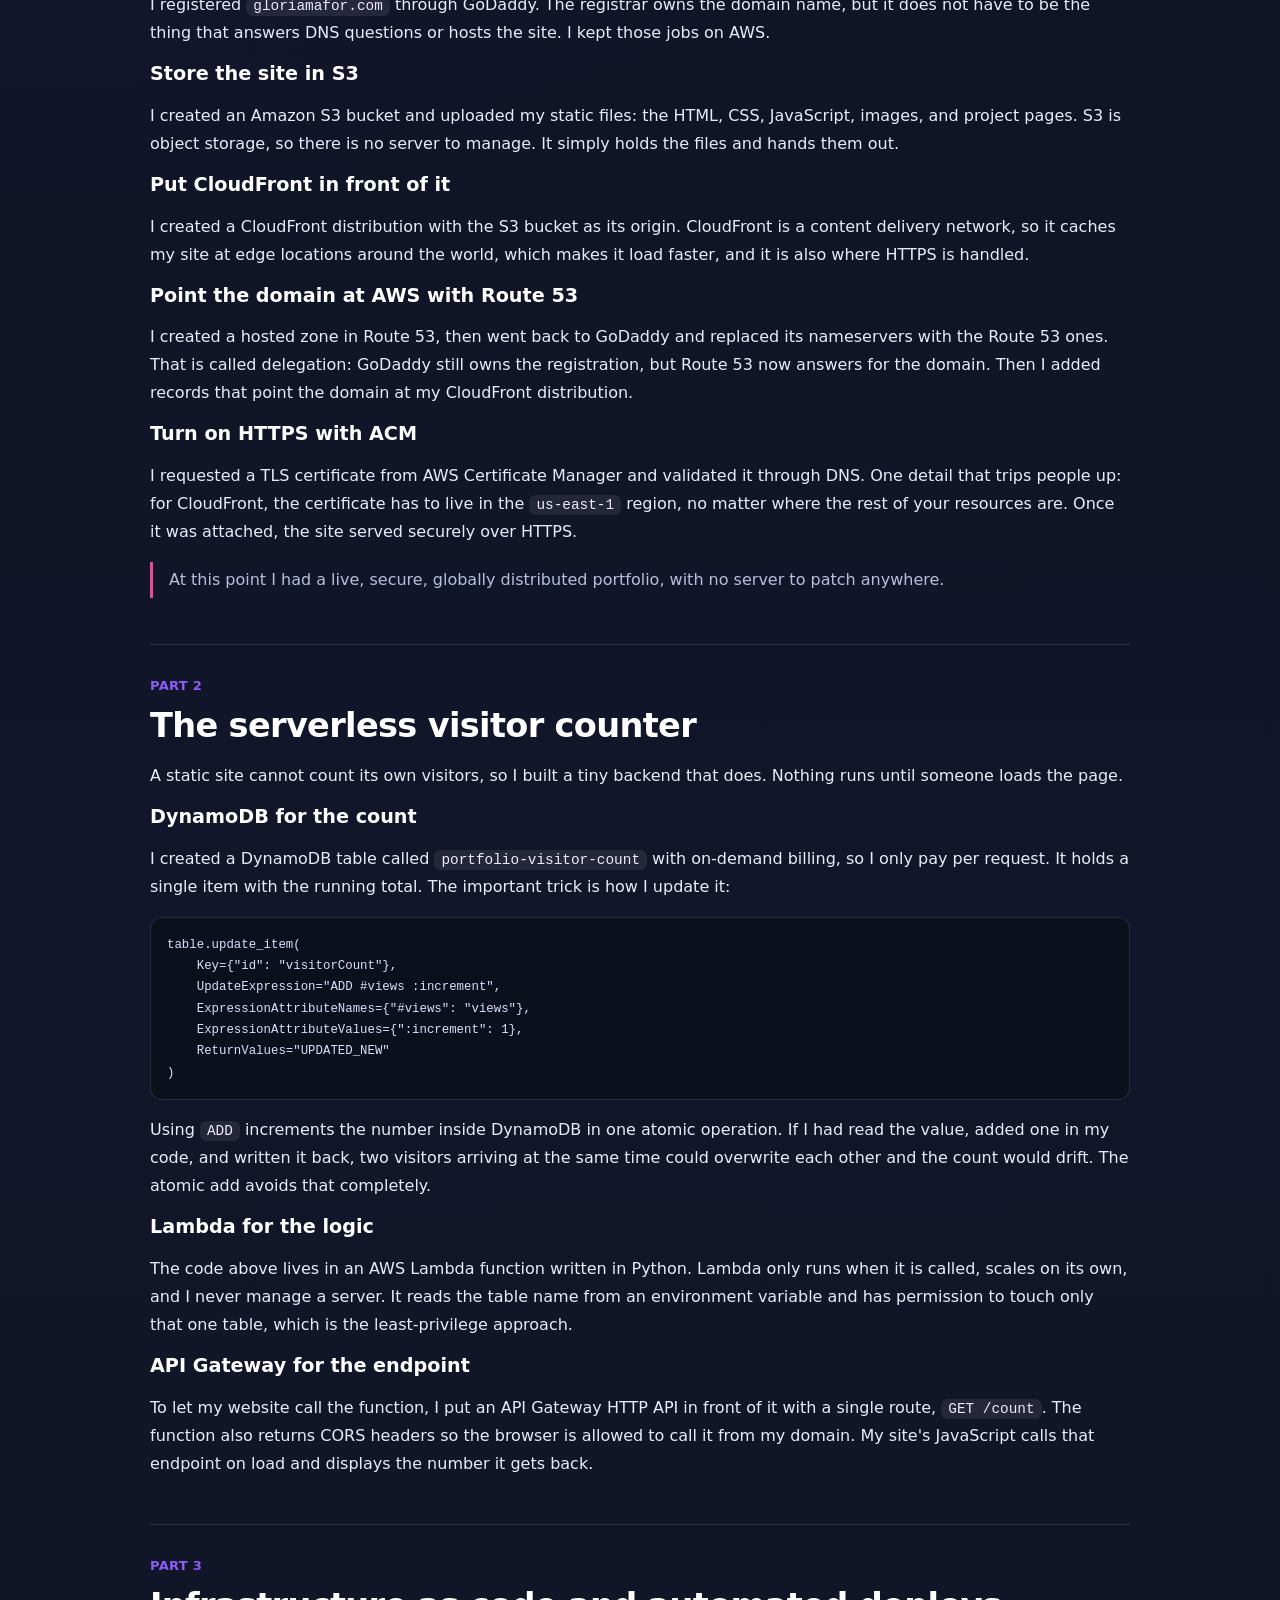
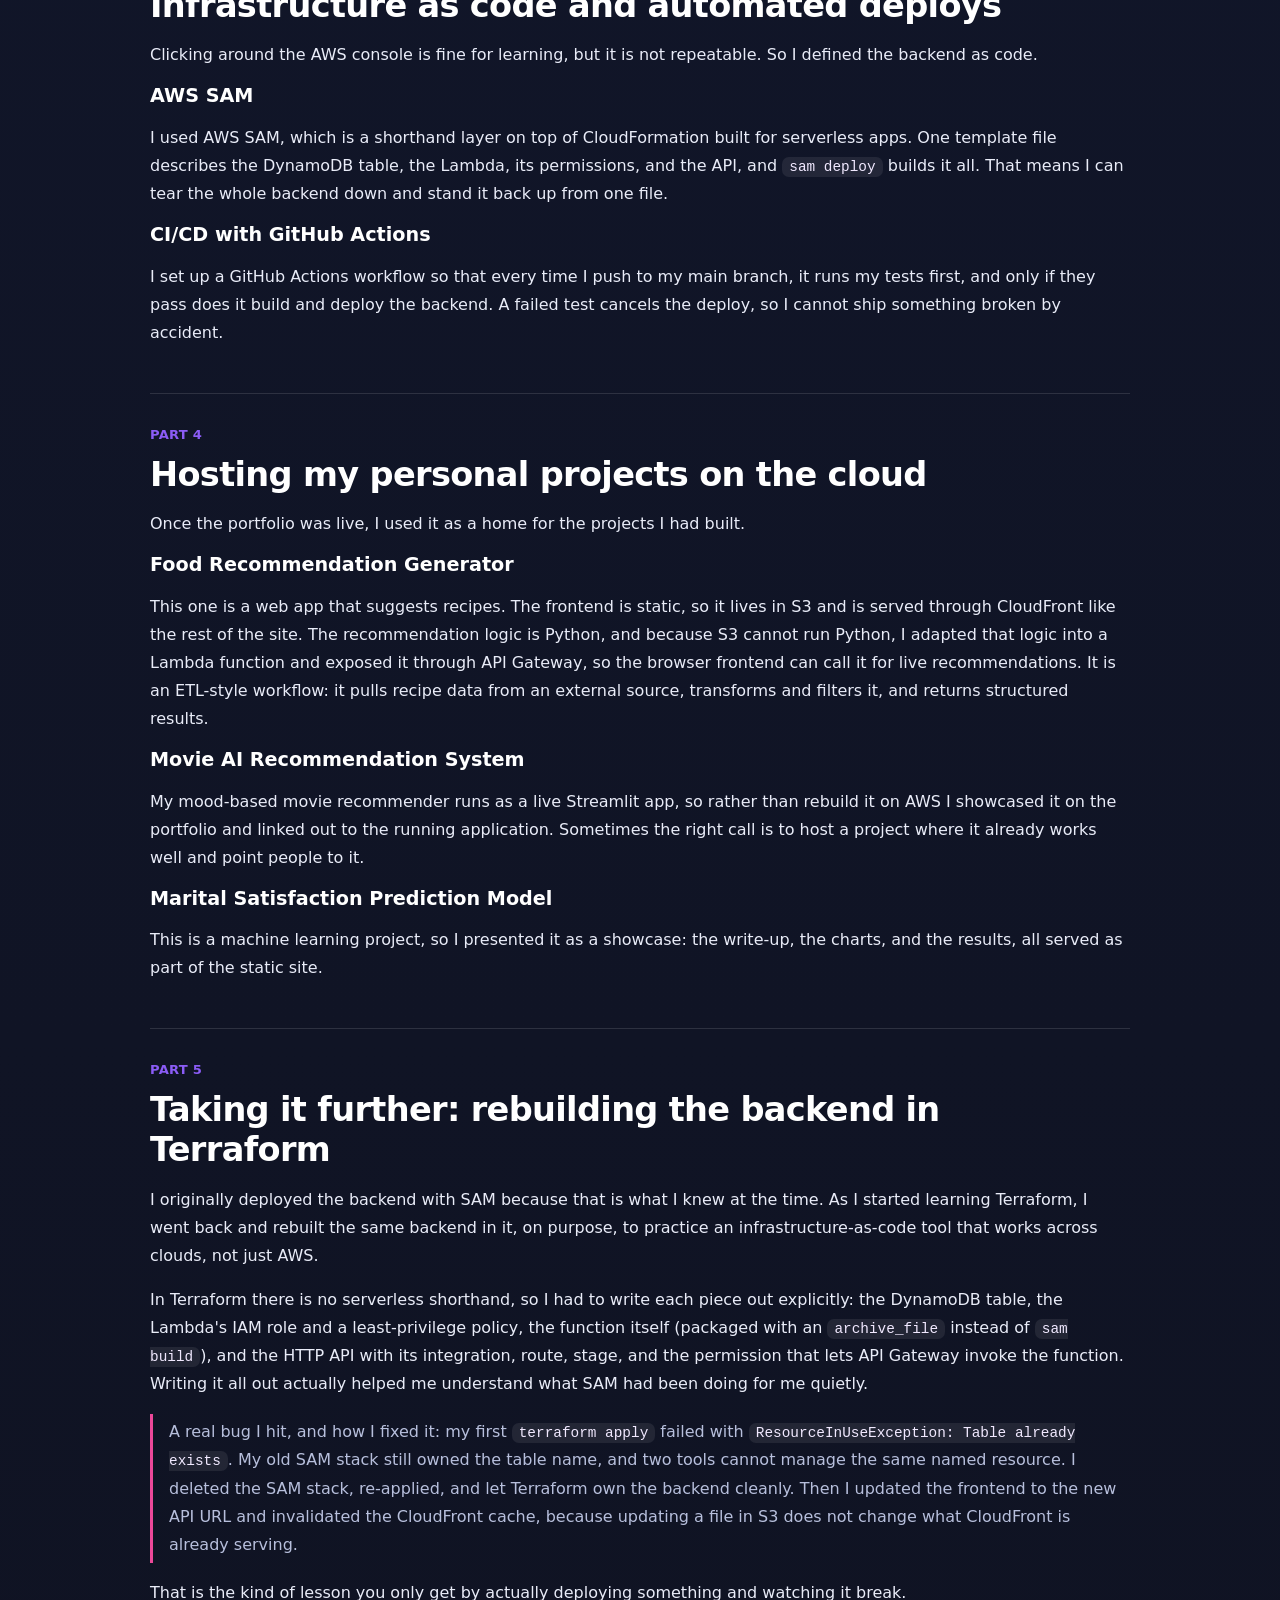
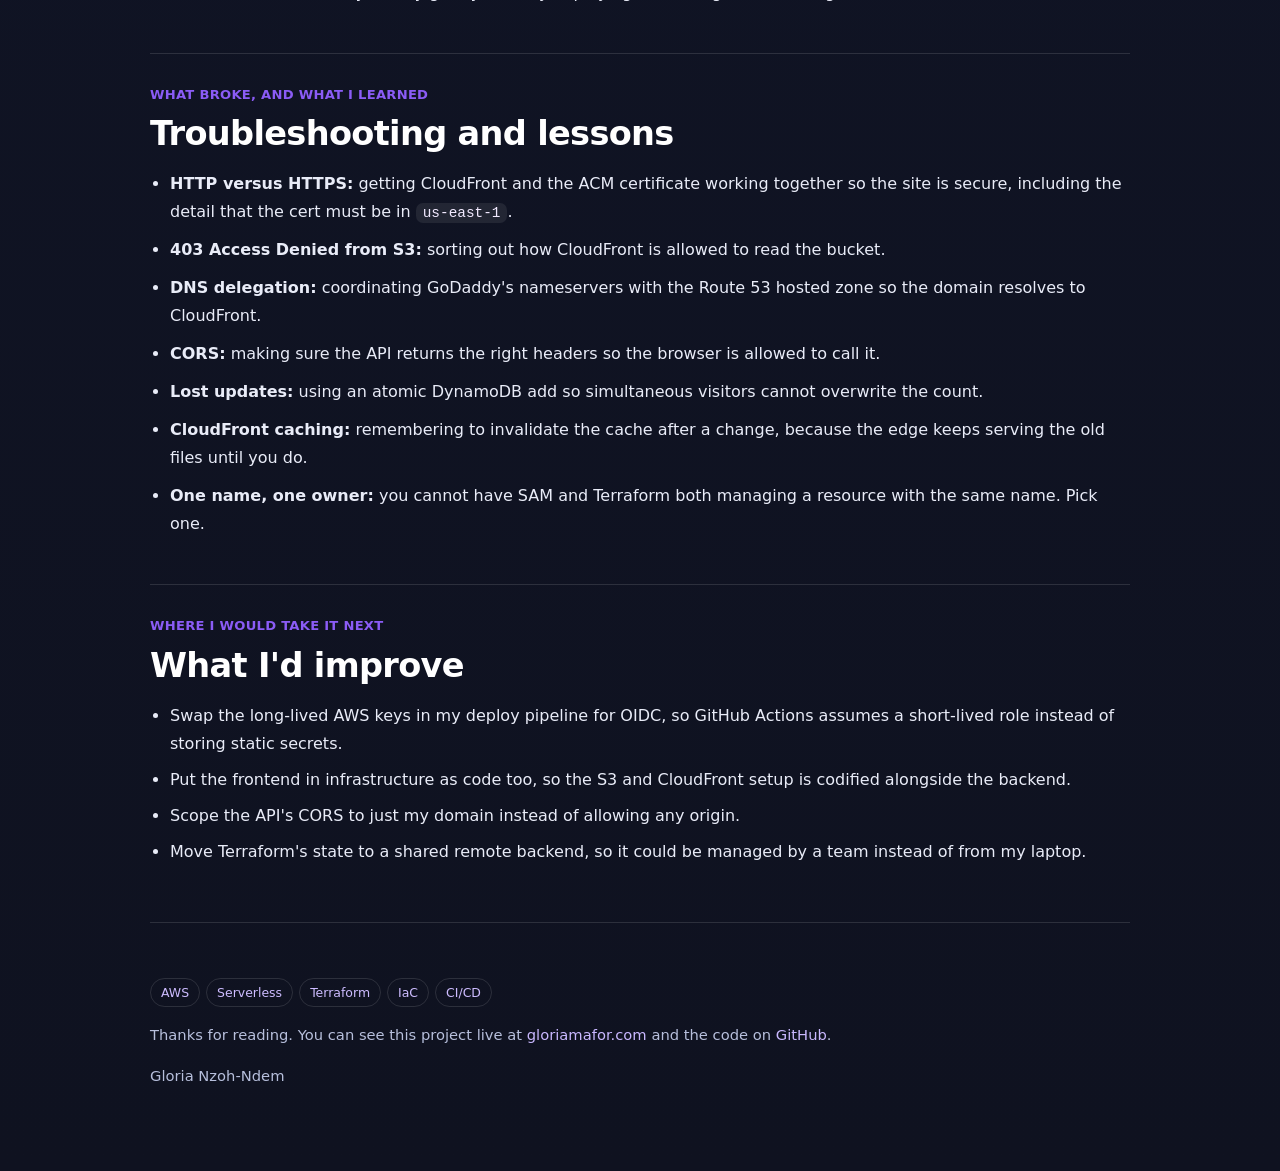
<file: projects/cloudresume/cloudresumeblog.html>
<!DOCTYPE html>
<html lang="en">
<head>
  <meta charset="UTF-8" />
  <meta name="viewport" content="width=device-width, initial-scale=1.0" />
  <title>How I Built the Cloud Resume Challenge | Gloria Nzoh-Ndem</title>
  <meta name="description" content="A step by step case study of how I deployed my portfolio on AWS with the Cloud Resume Challenge, built a serverless visitor counter, hosted my personal projects, and later rebuilt the backend in Terraform." />
  <style>
    :root{
      --bg:#0f1220;
      --surface:#171b2e;
      --surface-2:#1f2540;
      --card:#ffffff;
      --text:#e9ecf8;
      --muted:#b7bfdc;
      --accent:#8b5cf6;
      --accent-2:#ec4899;
      --line:rgba(255,255,255,.12);
      --shadow:0 20px 45px rgba(0,0,0,.28);
      --radius:22px;
      --radius-sm:14px;
      --max:980px;
    }
    *{box-sizing:border-box}
    html{scroll-behavior:smooth}
    body{
      margin:0;
      font-family: Inter, ui-sans-serif, system-ui, -apple-system, BlinkMacSystemFont, "Segoe UI", sans-serif;
      color:var(--text);
      background:
        radial-gradient(circle at top left, rgba(139,92,246,.22), transparent 30%),
        radial-gradient(circle at top right, rgba(236,72,153,.14), transparent 25%),
        linear-gradient(180deg, #0d1020 0%, #11162a 42%, #0f1220 100%);
      line-height:1.75;
    }
    a{color:#c9b8ff; text-decoration:none}
    a:hover{text-decoration:underline}
    .wrap{width:min(var(--max), calc(100% - 32px)); margin:0 auto}
    .hero{padding:72px 0 36px}
    .eyebrow{
      display:inline-flex; align-items:center; gap:10px; padding:8px 14px; border:1px solid var(--line);
      border-radius:999px; background:rgba(255,255,255,.04); color:#ddd7ff; font-size:.9rem; margin-bottom:20px;
    }
    h1,h2,h3{line-height:1.18; margin:0 0 16px; color:#fff}
    h1{font-size:clamp(2.1rem, 5vw, 3.4rem); letter-spacing:-0.03em;}
    h2{font-size:clamp(1.5rem, 3vw, 2.1rem); letter-spacing:-0.02em; margin-top:8px;}
    h3{font-size:1.2rem;}
    p.lead{color:var(--muted); font-size:1.12rem; max-width:720px;}
    .byline{color:var(--muted); font-size:.95rem; margin-top:18px}
    .pill-row{display:flex; flex-wrap:wrap; gap:10px; margin:26px 0 8px;}
    .pill{padding:9px 13px; border-radius:999px; background:rgba(255,255,255,.06); border:1px solid var(--line); color:#efeefe; font-size:.9rem;}
    .cta-row{display:flex; flex-wrap:wrap; gap:12px; margin-top:26px;}
    .btn{display:inline-block; padding:13px 18px; border-radius:14px; font-weight:700; transition:transform .15s ease;}
    .btn:hover{transform:translateY(-2px); text-decoration:none}
    .btn-primary{background:linear-gradient(135deg, var(--accent), var(--accent-2)); color:#fff; box-shadow:var(--shadow);}
    .btn-secondary{border:1px solid var(--line); color:#f3f5ff; background:rgba(255,255,255,.04);}
    section.block{padding:30px 0; border-top:1px solid var(--line);}
    section.block:first-of-type{border-top:none}
    .kicker{color:var(--accent); font-weight:700; letter-spacing:.02em; text-transform:uppercase; font-size:.82rem; margin-bottom:8px;}
    .card{background:linear-gradient(180deg, rgba(255,255,255,.07), rgba(255,255,255,.03)); border:1px solid var(--line); border-radius:var(--radius-sm); padding:20px 22px; margin:18px 0; box-shadow:var(--shadow);}
    .flow{display:flex; flex-wrap:wrap; align-items:center; gap:10px; margin:22px 0;}
    .node{padding:10px 14px; border-radius:12px; background:rgba(139,92,246,.16); border:1px solid rgba(139,92,246,.4); color:#efeafe; font-size:.92rem; font-weight:600; white-space:nowrap;}
    .node.alt{background:rgba(236,72,153,.14); border-color:rgba(236,72,153,.4);}
    .arrow{color:var(--accent-2); font-weight:800;}
    ul{padding-left:20px} li{margin:8px 0}
    code{background:rgba(255,255,255,.08); padding:2px 7px; border-radius:7px; font-family:ui-monospace,SFMono-Regular,Menlo,monospace; font-size:.9em; color:#f1e9ff;}
    pre{background:#0c0f1c; border:1px solid var(--line); border-radius:12px; padding:16px; overflow:auto; font-size:.86rem; line-height:1.55;}
    pre code{background:none; padding:0; color:#d9e0ff;}
    .note{border-left:3px solid var(--accent-2); padding:4px 0 4px 16px; color:var(--muted); margin:16px 0;}
    .lessons li{margin:10px 0}
    footer{padding:40px 0 70px; color:var(--muted); font-size:.92rem; border-top:1px solid var(--line); margin-top:10px;}
    .tag{display:inline-block; font-size:.78rem; color:#cdbcff; border:1px solid var(--line); border-radius:999px; padding:3px 10px; margin-right:6px;}
  </style>
</head>
<body>
  <div class="wrap">

    <header class="hero">
      <span class="eyebrow">Cloud Project Case Study</span>
      <h1>How I Built the Cloud Resume Challenge</h1>
      <p class="lead">A step by step walk through of how I deployed my portfolio on AWS as a fully serverless site, built a visitor counter with Lambda and DynamoDB, hosted my personal projects on it, and later rebuilt the backend in Terraform to deepen my infrastructure-as-code skills.</p>
      <div class="pill-row">
        <span class="pill">Amazon S3</span>
        <span class="pill">CloudFront</span>
        <span class="pill">Route 53</span>
        <span class="pill">AWS Lambda</span>
        <span class="pill">DynamoDB</span>
        <span class="pill">API Gateway</span>
        <span class="pill">AWS SAM</span>
        <span class="pill">Terraform</span>
        <span class="pill">GitHub Actions</span>
      </div>
      <p class="byline">By Gloria Nzoh-Ndem</p>
      <div class="cta-row">
        <a class="btn btn-primary" href="https://gloriamafor.com">View the live site</a>
        <a class="btn btn-secondary" href="https://github.com/gloriamafor">See the code on GitHub</a>
      </div>
    </header>

    <section class="block">
      <div class="kicker">Why I did it</div>
      <h2>Proving cloud skills by building, not just studying</h2>
      <p>I wanted a way to show that I could work with real AWS services end to end, not just pass a quiz about them. The Cloud Resume Challenge is perfect for that: you host your resume as a live website and, by the time you are done, you have touched storage, a content delivery network, DNS, HTTPS certificates, serverless compute, a database, infrastructure as code, and automated deployments. Every major piece of cloud engineering in one project.</p>
      <p>So I turned my portfolio at <a href="https://gloriamafor.com">gloriamafor.com</a> into that project, and then used it as a home for my personal applications too.</p>
    </section>

    <section class="block">
      <div class="kicker">The big picture</div>
      <h2>How the whole thing fits together</h2>
      <p>There are two halves: a static frontend that serves my site, and a small serverless backend that powers a visitor counter.</p>
      <h3>Frontend</h3>
      <div class="flow">
        <span class="node">Visitor</span><span class="arrow">&rarr;</span>
        <span class="node">Route 53 (DNS)</span><span class="arrow">&rarr;</span>
        <span class="node">CloudFront (CDN + HTTPS)</span><span class="arrow">&rarr;</span>
        <span class="node">S3 (site files)</span>
      </div>
      <h3>Backend (visitor counter)</h3>
      <div class="flow">
        <span class="node alt">Browser</span><span class="arrow">&rarr;</span>
        <span class="node alt">API Gateway</span><span class="arrow">&rarr;</span>
        <span class="node alt">Lambda (Python)</span><span class="arrow">&rarr;</span>
        <span class="node alt">DynamoDB</span>
      </div>
    </section>

    <section class="block">
      <div class="kicker">Part 1</div>
      <h2>Hosting the portfolio from start to finish</h2>

      <h3>Register the domain</h3>
      <p>I registered <code>gloriamafor.com</code> through GoDaddy. The registrar owns the domain name, but it does not have to be the thing that answers DNS questions or hosts the site. I kept those jobs on AWS.</p>

      <h3>Store the site in S3</h3>
      <p>I created an Amazon S3 bucket and uploaded my static files: the HTML, CSS, JavaScript, images, and project pages. S3 is object storage, so there is no server to manage. It simply holds the files and hands them out.</p>

      <h3>Put CloudFront in front of it</h3>
      <p>I created a CloudFront distribution with the S3 bucket as its origin. CloudFront is a content delivery network, so it caches my site at edge locations around the world, which makes it load faster, and it is also where HTTPS is handled.</p>

      <h3>Point the domain at AWS with Route 53</h3>
      <p>I created a hosted zone in Route 53, then went back to GoDaddy and replaced its nameservers with the Route 53 ones. That is called delegation: GoDaddy still owns the registration, but Route 53 now answers for the domain. Then I added records that point the domain at my CloudFront distribution.</p>

      <h3>Turn on HTTPS with ACM</h3>
      <p>I requested a TLS certificate from AWS Certificate Manager and validated it through DNS. One detail that trips people up: for CloudFront, the certificate has to live in the <code>us-east-1</code> region, no matter where the rest of your resources are. Once it was attached, the site served securely over HTTPS.</p>

      <div class="note">At this point I had a live, secure, globally distributed portfolio, with no server to patch anywhere.</div>
    </section>

    <section class="block">
      <div class="kicker">Part 2</div>
      <h2>The serverless visitor counter</h2>
      <p>A static site cannot count its own visitors, so I built a tiny backend that does. Nothing runs until someone loads the page.</p>

      <h3>DynamoDB for the count</h3>
      <p>I created a DynamoDB table called <code>portfolio-visitor-count</code> with on-demand billing, so I only pay per request. It holds a single item with the running total. The important trick is how I update it:</p>
      <pre><code>table.update_item(
    Key={"id": "visitorCount"},
    UpdateExpression="ADD #views :increment",
    ExpressionAttributeNames={"#views": "views"},
    ExpressionAttributeValues={":increment": 1},
    ReturnValues="UPDATED_NEW"
)</code></pre>
      <p>Using <code>ADD</code> increments the number inside DynamoDB in one atomic operation. If I had read the value, added one in my code, and written it back, two visitors arriving at the same time could overwrite each other and the count would drift. The atomic add avoids that completely.</p>

      <h3>Lambda for the logic</h3>
      <p>The code above lives in an AWS Lambda function written in Python. Lambda only runs when it is called, scales on its own, and I never manage a server. It reads the table name from an environment variable and has permission to touch only that one table, which is the least-privilege approach.</p>

      <h3>API Gateway for the endpoint</h3>
      <p>To let my website call the function, I put an API Gateway HTTP API in front of it with a single route, <code>GET /count</code>. The function also returns CORS headers so the browser is allowed to call it from my domain. My site's JavaScript calls that endpoint on load and displays the number it gets back.</p>
    </section>

    <section class="block">
      <div class="kicker">Part 3</div>
      <h2>Infrastructure as code and automated deploys</h2>
      <p>Clicking around the AWS console is fine for learning, but it is not repeatable. So I defined the backend as code.</p>
      <h3>AWS SAM</h3>
      <p>I used AWS SAM, which is a shorthand layer on top of CloudFormation built for serverless apps. One template file describes the DynamoDB table, the Lambda, its permissions, and the API, and <code>sam deploy</code> builds it all. That means I can tear the whole backend down and stand it back up from one file.</p>
      <h3>CI/CD with GitHub Actions</h3>
      <p>I set up a GitHub Actions workflow so that every time I push to my main branch, it runs my tests first, and only if they pass does it build and deploy the backend. A failed test cancels the deploy, so I cannot ship something broken by accident.</p>
    </section>

    <section class="block">
      <div class="kicker">Part 4</div>
      <h2>Hosting my personal projects on the cloud</h2>
      <p>Once the portfolio was live, I used it as a home for the projects I had built.</p>

      <h3>Food Recommendation Generator</h3>
      <p>This one is a web app that suggests recipes. The frontend is static, so it lives in S3 and is served through CloudFront like the rest of the site. The recommendation logic is Python, and because S3 cannot run Python, I adapted that logic into a Lambda function and exposed it through API Gateway, so the browser frontend can call it for live recommendations. It is an ETL-style workflow: it pulls recipe data from an external source, transforms and filters it, and returns structured results.</p>

      <h3>Movie AI Recommendation System</h3>
      <p>My mood-based movie recommender runs as a live Streamlit app, so rather than rebuild it on AWS I showcased it on the portfolio and linked out to the running application. Sometimes the right call is to host a project where it already works well and point people to it.</p>

      <h3>Marital Satisfaction Prediction Model</h3>
      <p>This is a machine learning project, so I presented it as a showcase: the write-up, the charts, and the results, all served as part of the static site.</p>
    </section>

    <section class="block">
      <div class="kicker">Part 5</div>
      <h2>Taking it further: rebuilding the backend in Terraform</h2>
      <p>I originally deployed the backend with SAM because that is what I knew at the time. As I started learning Terraform, I went back and rebuilt the same backend in it, on purpose, to practice an infrastructure-as-code tool that works across clouds, not just AWS.</p>
      <p>In Terraform there is no serverless shorthand, so I had to write each piece out explicitly: the DynamoDB table, the Lambda's IAM role and a least-privilege policy, the function itself (packaged with an <code>archive_file</code> instead of <code>sam build</code>), and the HTTP API with its integration, route, stage, and the permission that lets API Gateway invoke the function. Writing it all out actually helped me understand what SAM had been doing for me quietly.</p>
      <div class="note">A real bug I hit, and how I fixed it: my first <code>terraform apply</code> failed with <code>ResourceInUseException: Table already exists</code>. My old SAM stack still owned the table name, and two tools cannot manage the same named resource. I deleted the SAM stack, re-applied, and let Terraform own the backend cleanly. Then I updated the frontend to the new API URL and invalidated the CloudFront cache, because updating a file in S3 does not change what CloudFront is already serving.</div>
      <p>That is the kind of lesson you only get by actually deploying something and watching it break.</p>
    </section>

    <section class="block">
      <div class="kicker">What broke, and what I learned</div>
      <h2>Troubleshooting and lessons</h2>
      <ul class="lessons">
        <li><strong>HTTP versus HTTPS:</strong> getting CloudFront and the ACM certificate working together so the site is secure, including the detail that the cert must be in <code>us-east-1</code>.</li>
        <li><strong>403 Access Denied from S3:</strong> sorting out how CloudFront is allowed to read the bucket.</li>
        <li><strong>DNS delegation:</strong> coordinating GoDaddy's nameservers with the Route 53 hosted zone so the domain resolves to CloudFront.</li>
        <li><strong>CORS:</strong> making sure the API returns the right headers so the browser is allowed to call it.</li>
        <li><strong>Lost updates:</strong> using an atomic DynamoDB add so simultaneous visitors cannot overwrite the count.</li>
        <li><strong>CloudFront caching:</strong> remembering to invalidate the cache after a change, because the edge keeps serving the old files until you do.</li>
        <li><strong>One name, one owner:</strong> you cannot have SAM and Terraform both managing a resource with the same name. Pick one.</li>
      </ul>
    </section>

    <section class="block">
      <div class="kicker">Where I would take it next</div>
      <h2>What I'd improve</h2>
      <ul>
        <li>Swap the long-lived AWS keys in my deploy pipeline for OIDC, so GitHub Actions assumes a short-lived role instead of storing static secrets.</li>
        <li>Put the frontend in infrastructure as code too, so the S3 and CloudFront setup is codified alongside the backend.</li>
        <li>Scope the API's CORS to just my domain instead of allowing any origin.</li>
        <li>Move Terraform's state to a shared remote backend, so it could be managed by a team instead of from my laptop.</li>
      </ul>
    </section>

    <footer>
      <p><span class="tag">AWS</span><span class="tag">Serverless</span><span class="tag">Terraform</span><span class="tag">IaC</span><span class="tag">CI/CD</span></p>
      <p>Thanks for reading. You can see this project live at <a href="https://gloriamafor.com">gloriamafor.com</a> and the code on <a href="https://github.com/gloriamafor">GitHub</a>.</p>
      <p>Gloria Nzoh-Ndem</p>
    </footer>

  </div>
</body>
</html>
</file>
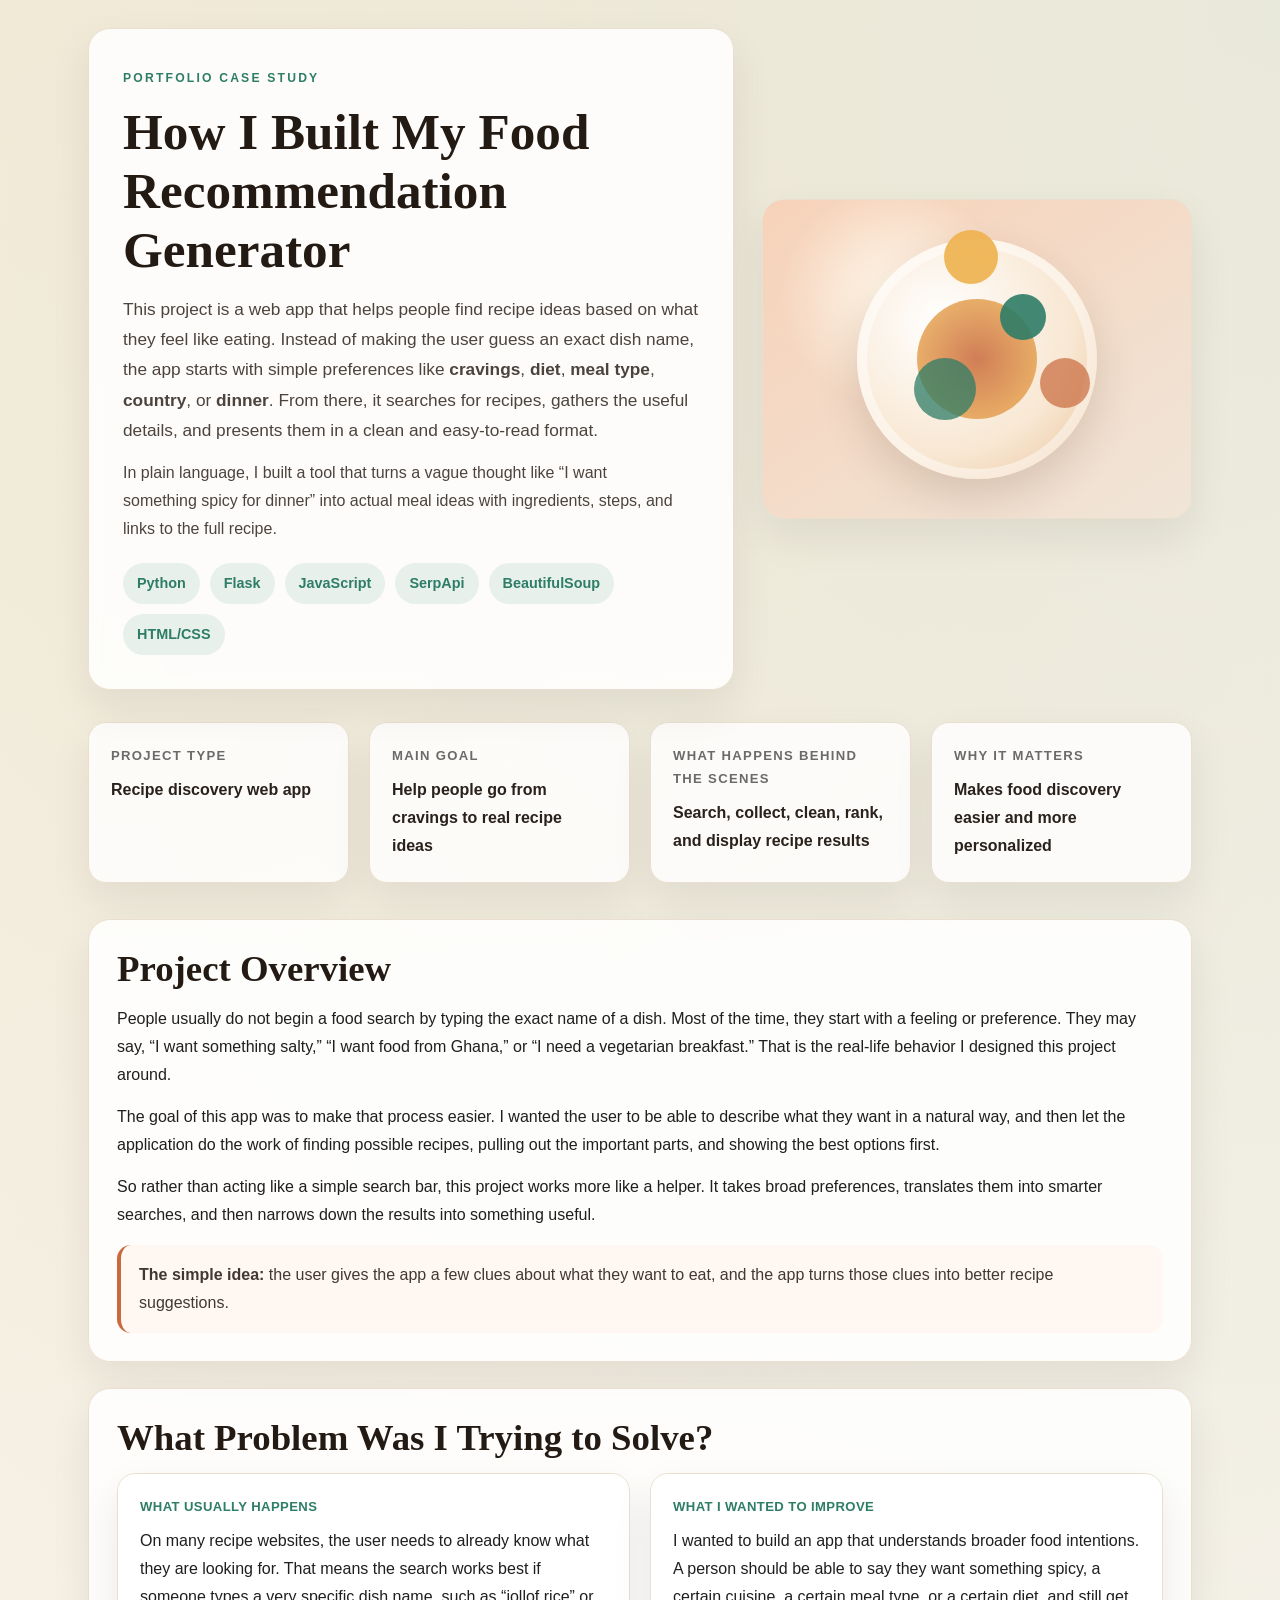
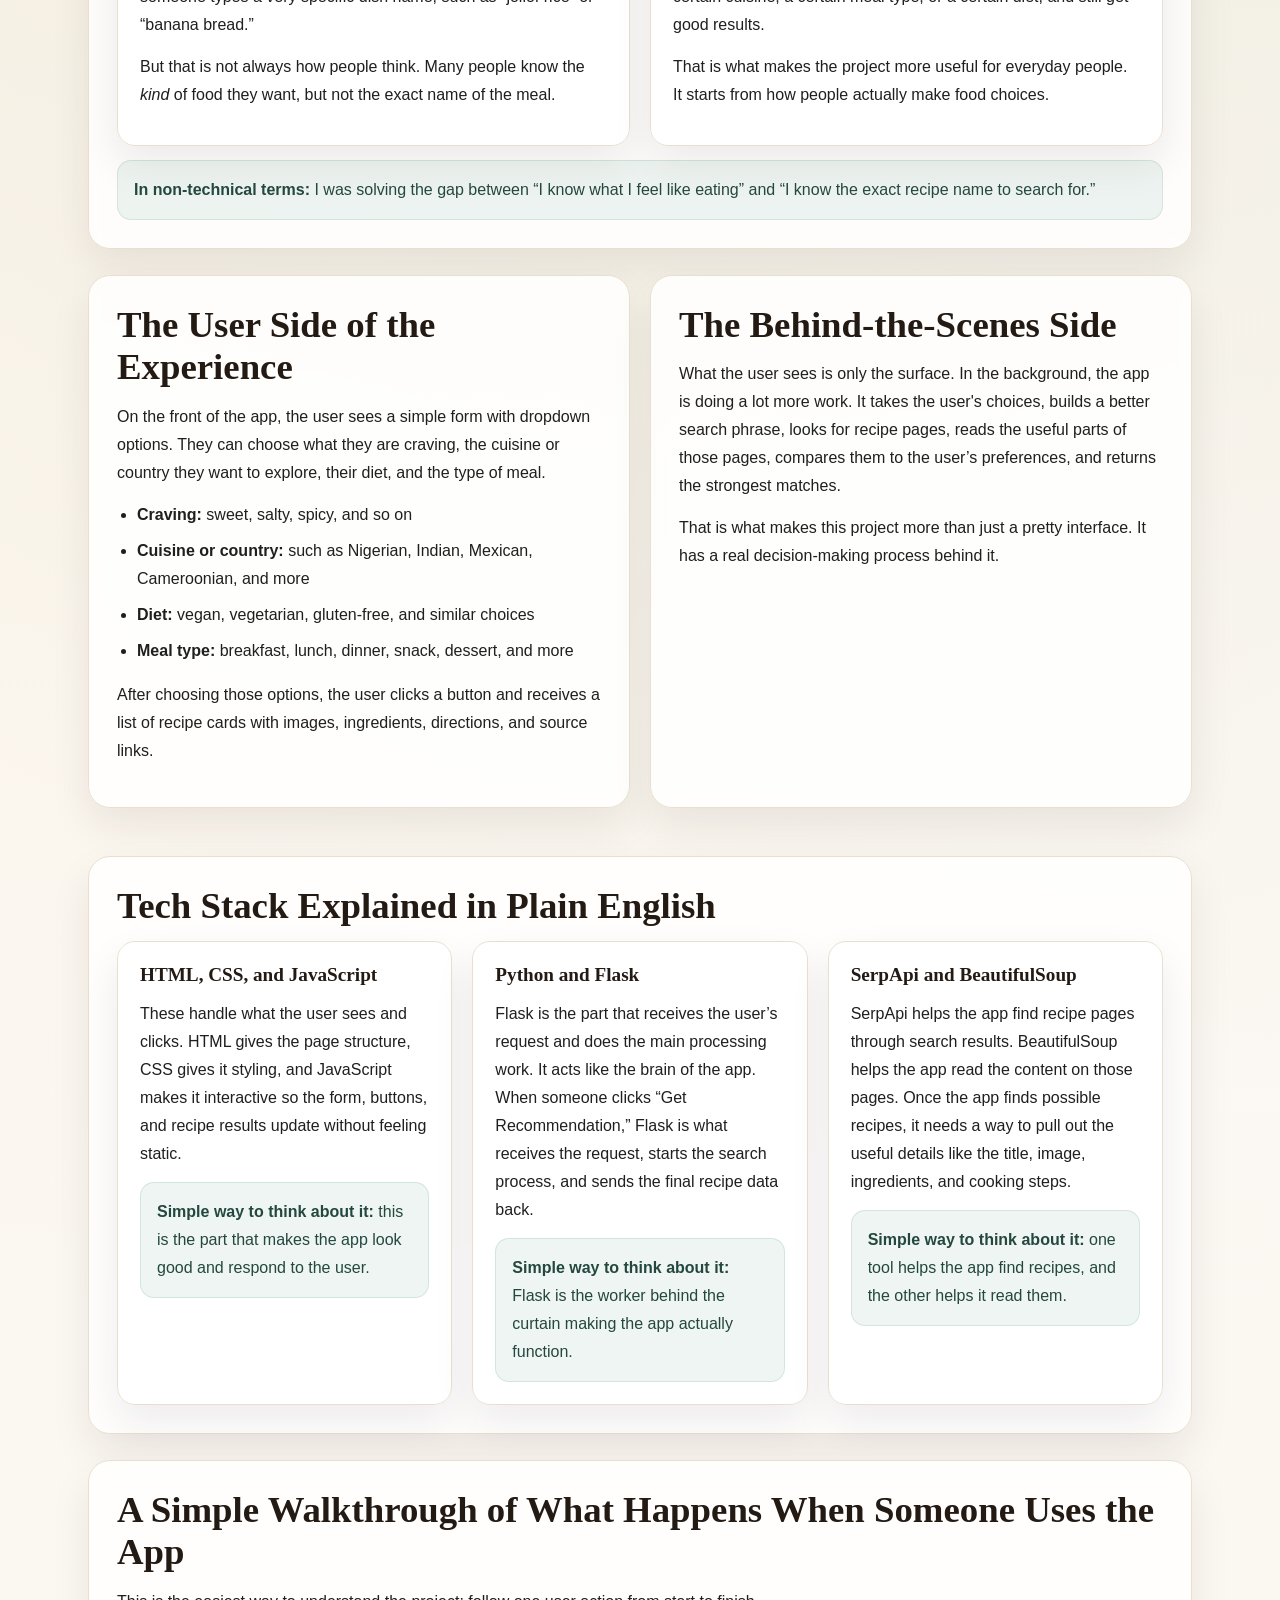
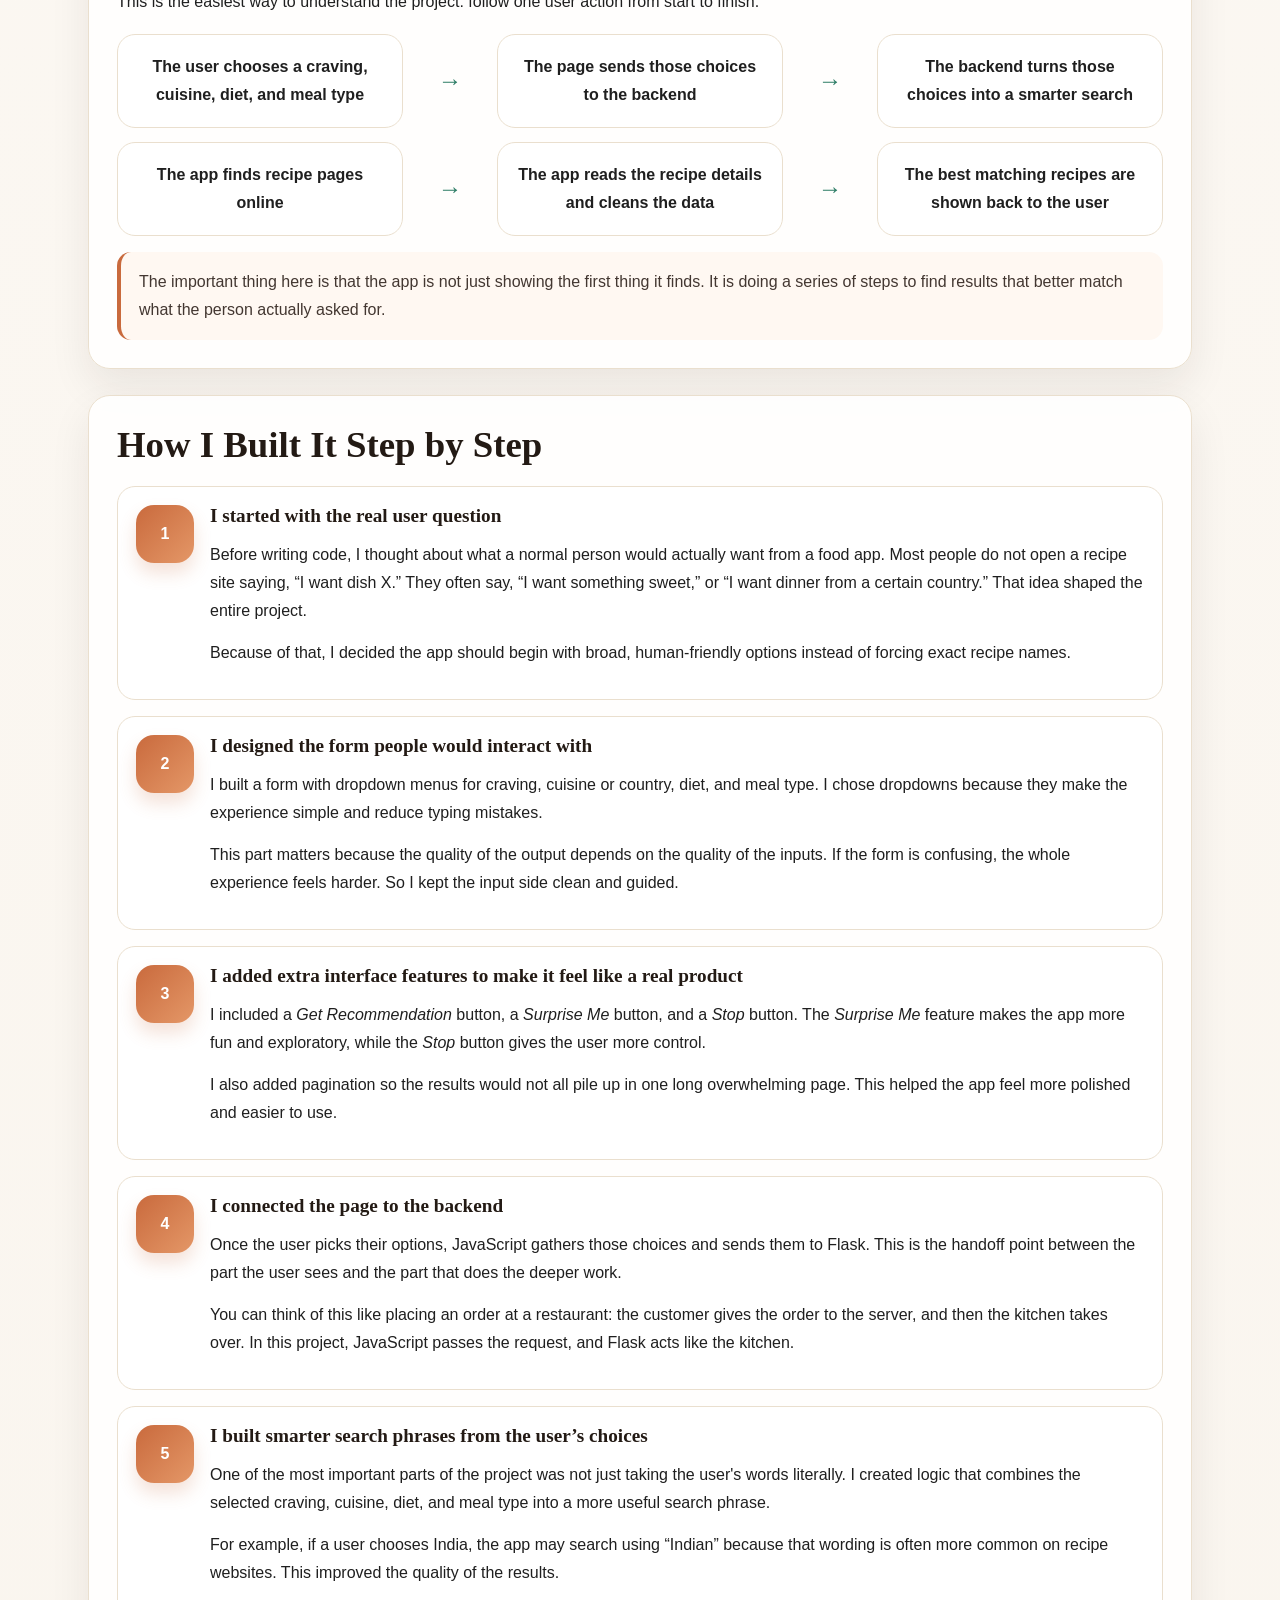
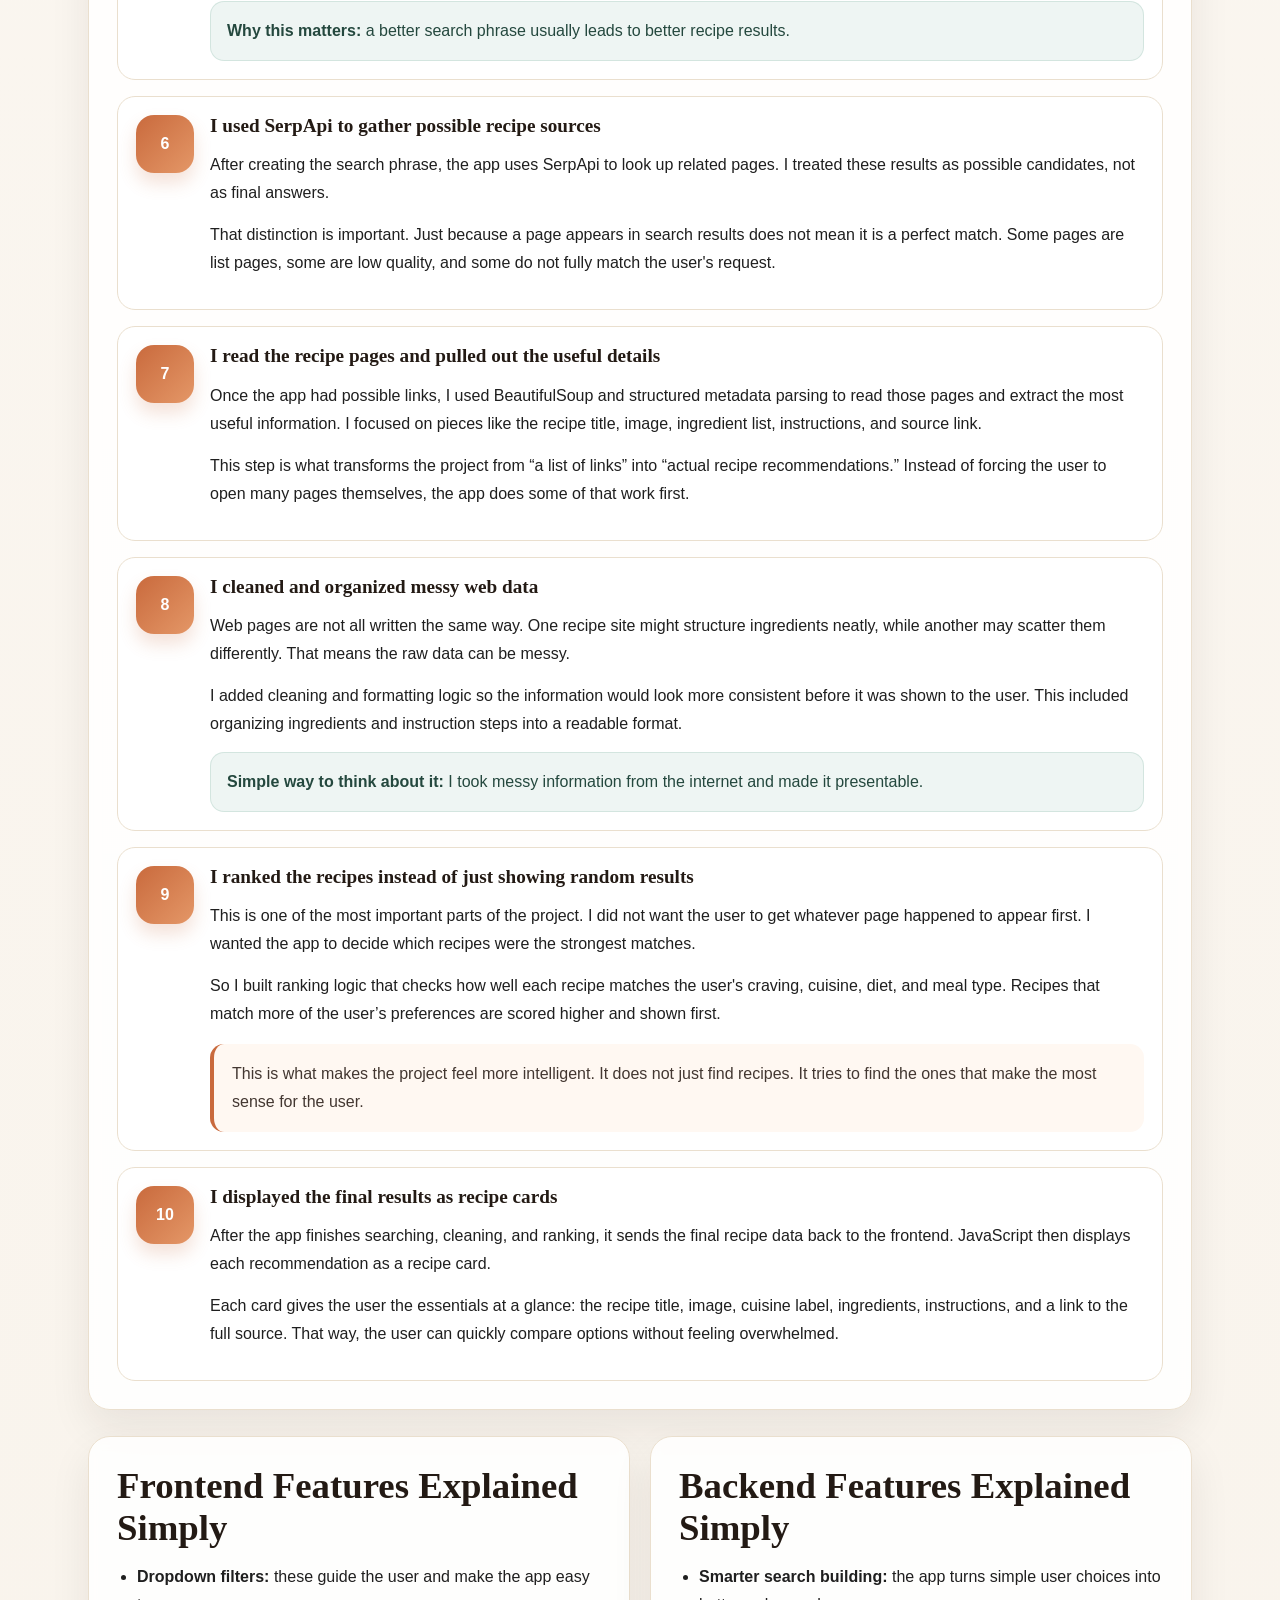
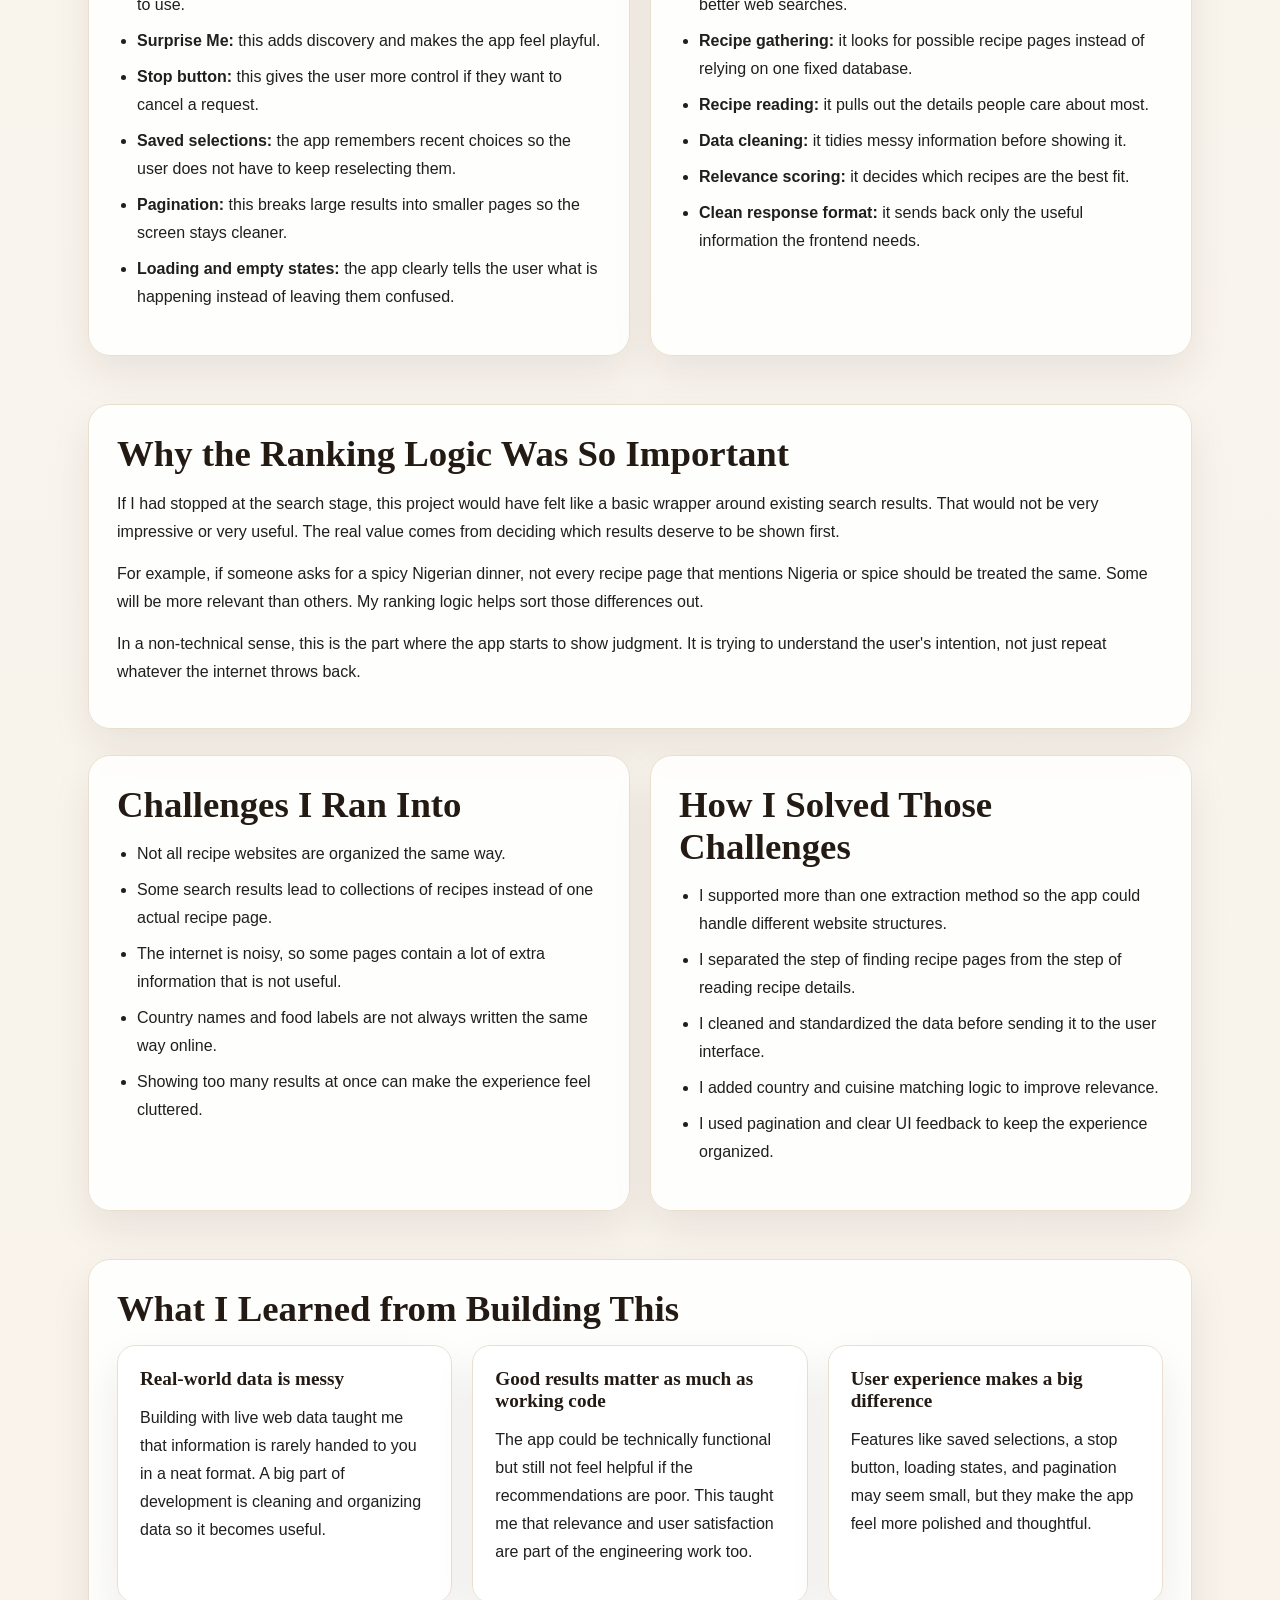
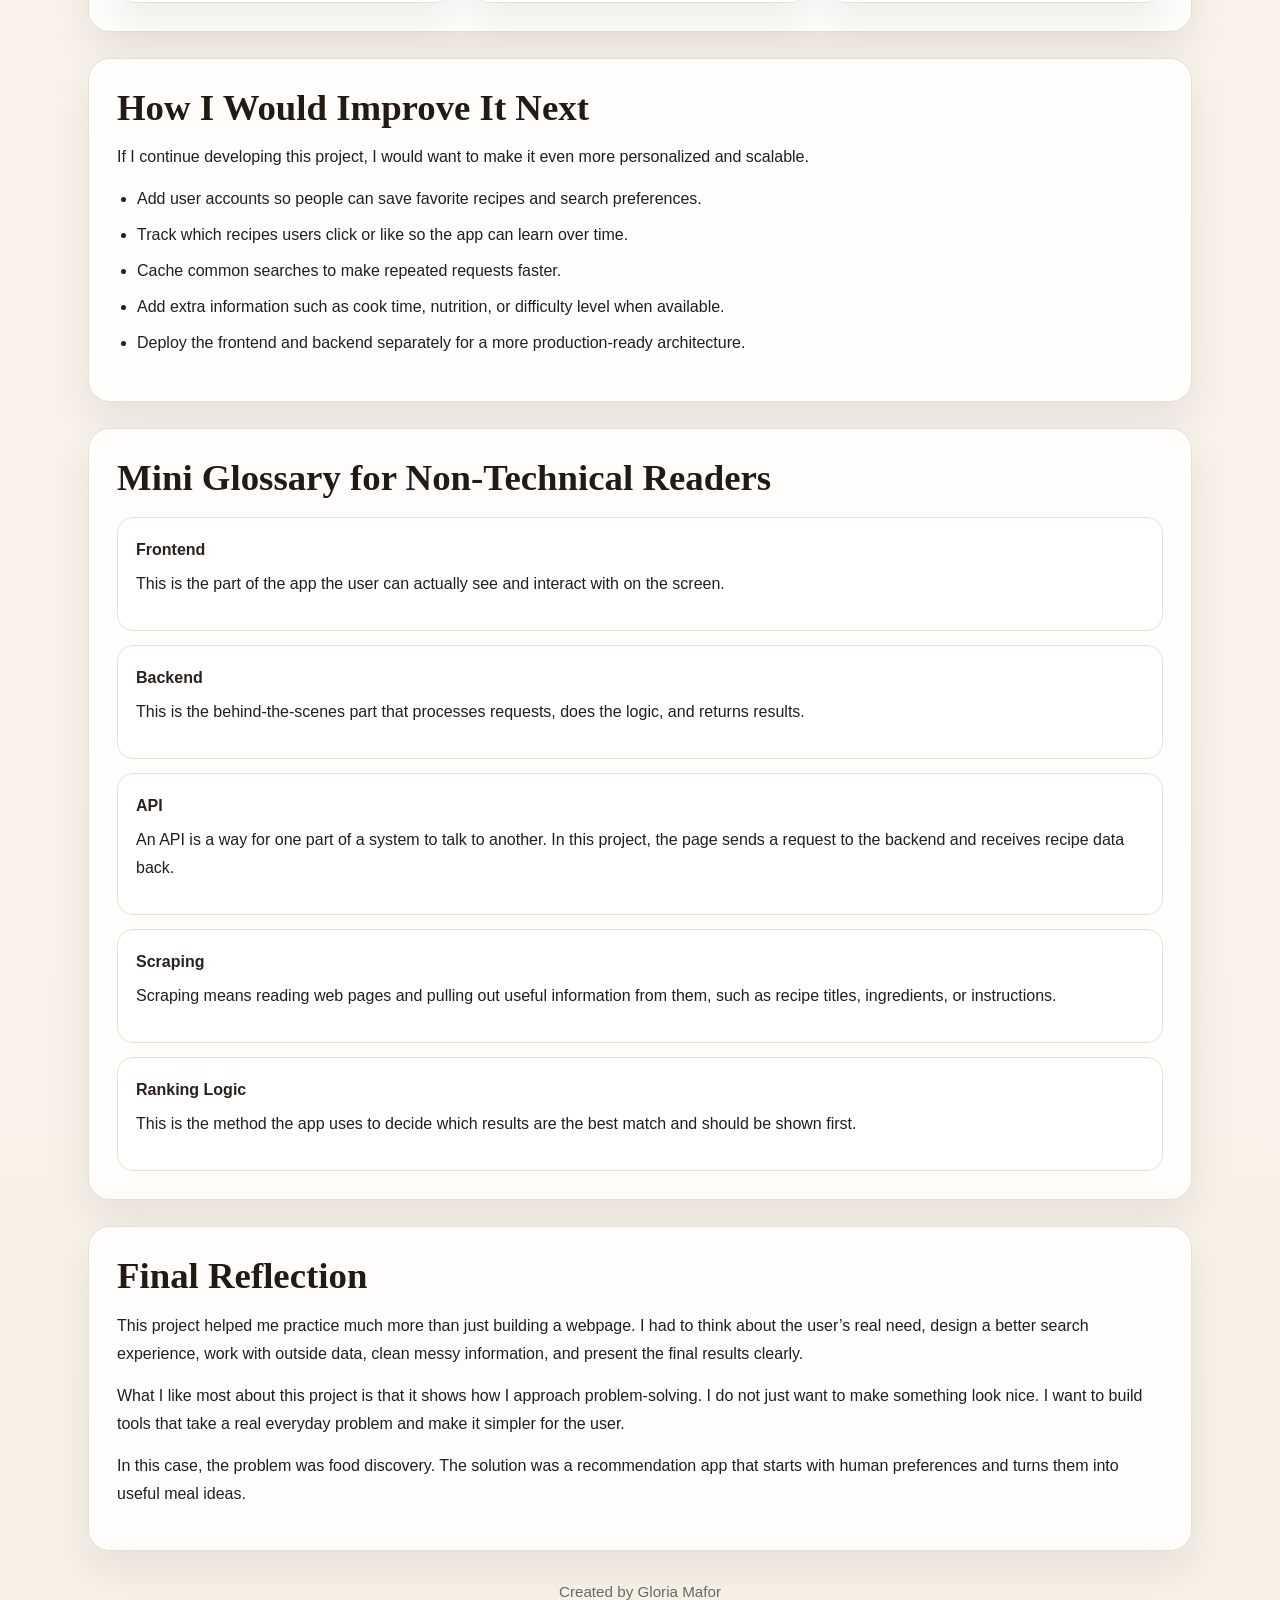
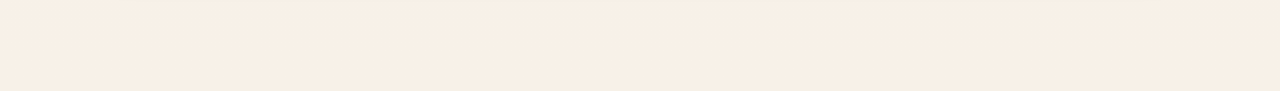
<file: projects/foodapp/food_recommendation_blog.html>
<!DOCTYPE html>
<html lang="en">
<head>
  <meta charset="UTF-8" />
  <meta name="viewport" content="width=device-width, initial-scale=1.0" />
  <title>How I Built My Food Recommendation Generator | Gloria Mafor</title>
  <meta name="description" content="A beginner-friendly portfolio case study explaining how I built a food recommendation generator using Flask, JavaScript, SerpApi, and BeautifulSoup." />
  <style>
    :root {
      --bg: #faf7f2;
      --surface: #ffffff;
      --surface-soft: #f6efe6;
      --text: #1f1f1f;
      --muted: #6a6a6a;
      --border: #eadfce;
      --accent: #c96a3d;
      --accent-2: #2e7d66;
      --accent-3: #efb24d;
      --shadow: 0 18px 40px rgba(38, 30, 23, 0.08);
      --radius: 22px;
      --max: 1140px;
    }

    * { box-sizing: border-box; }
    html { scroll-behavior: smooth; }

    body {
      margin: 0;
      font-family: "Inter", "Segoe UI", Arial, sans-serif;
      color: var(--text);
      line-height: 1.75;
      background:
        radial-gradient(circle at top left, rgba(239,178,77,0.15), transparent 30%),
        radial-gradient(circle at top right, rgba(46,125,102,0.10), transparent 28%),
        linear-gradient(180deg, #fdfaf6 0%, #f7f1e8 100%);
    }

    img { max-width: 100%; display: block; }
    a { color: inherit; }

    .page {
      max-width: var(--max);
      margin: 0 auto;
      padding: 28px 18px 72px;
    }

    .hero {
      display: grid;
      grid-template-columns: 1.2fr 0.8fr;
      gap: 28px;
      align-items: center;
      margin-bottom: 32px;
    }

    .hero-card, .panel {
      background: rgba(255,255,255,0.86);
      border: 1px solid var(--border);
      box-shadow: var(--shadow);
      border-radius: var(--radius);
      backdrop-filter: blur(6px);
    }

    .hero-card { padding: 34px; }

    .eyebrow {
      display: inline-block;
      margin-bottom: 14px;
      font-size: 0.76rem;
      letter-spacing: 0.18em;
      text-transform: uppercase;
      font-weight: 700;
      color: var(--accent-2);
    }

    h1, h2, h3 {
      font-family: "Georgia", "Times New Roman", serif;
      line-height: 1.15;
      margin: 0 0 14px;
      color: #231a14;
    }

    h1 { font-size: clamp(2.2rem, 4vw, 3.8rem); }
    h2 { font-size: clamp(1.6rem, 3vw, 2.3rem); }
    h3 { font-size: 1.2rem; }

    p { margin: 0 0 14px; }

    .lead {
      font-size: 1.08rem;
      color: #4d433d;
      max-width: 62ch;
      margin-bottom: 20px;
    }

    .tag-row {
      display: flex;
      flex-wrap: wrap;
      gap: 10px;
    }

    .tag {
      padding: 8px 14px;
      border-radius: 999px;
      background: rgba(46,125,102,0.10);
      color: var(--accent-2);
      font-weight: 600;
      font-size: 0.9rem;
    }

    .hero-visual {
      min-height: 320px;
      display: grid;
      place-items: center;
      padding: 24px;
      position: relative;
      overflow: hidden;
      background:
        radial-gradient(circle at 30% 30%, #fff6e8, transparent 30%),
        linear-gradient(145deg, #f7d2b9, #f0e5d8);
      border: 1px solid var(--border);
      border-radius: var(--radius);
      box-shadow: var(--shadow);
    }

    .plate {
      width: 240px;
      height: 240px;
      border-radius: 50%;
      background: radial-gradient(circle at 35% 35%, #fff, #f8e7d2 60%, #e8bf97 100%);
      box-shadow: inset 0 0 0 10px rgba(255,255,255,0.45), 0 18px 40px rgba(70,40,20,0.15);
      position: relative;
      display: grid;
      place-items: center;
    }

    .plate::before, .plate::after {
      content: "";
      position: absolute;
      border-radius: 50%;
    }

    .plate::before {
      width: 120px;
      height: 120px;
      background: radial-gradient(circle, rgba(201,106,61,0.86), rgba(239,178,77,0.78));
    }

    .plate::after {
      width: 46px;
      height: 46px;
      background: rgba(46,125,102,0.9);
      transform: translate(46px, -42px);
      box-shadow:
        -78px 72px 0 8px rgba(46,125,102,0.75),
        42px 66px 0 2px rgba(201,106,61,0.7),
        -52px -60px 0 4px rgba(239,178,77,0.9);
    }

    .quick-facts,
    .grid-2,
    .grid-3,
    .compare-grid {
      display: grid;
      gap: 20px;
    }

    .quick-facts { grid-template-columns: repeat(4, 1fr); margin: 26px 0 36px; }
    .grid-2 { grid-template-columns: repeat(2, minmax(0, 1fr)); }
    .grid-3 { grid-template-columns: repeat(3, minmax(0, 1fr)); }
    .compare-grid { grid-template-columns: repeat(2, minmax(0, 1fr)); }

    .fact, .card, .compare-box {
      padding: 22px;
      background: rgba(255,255,255,0.82);
      border: 1px solid var(--border);
      border-radius: 18px;
      box-shadow: var(--shadow);
    }

    .fact .label {
      font-size: 0.82rem;
      text-transform: uppercase;
      letter-spacing: 0.1em;
      color: var(--muted);
      font-weight: 700;
      margin-bottom: 8px;
    }

    .fact .value {
      font-size: 1rem;
      font-weight: 700;
      color: #2a211c;
    }

    .section { margin-top: 26px; }
    .panel { padding: 28px; margin-bottom: 22px; }

    .soft-title {
      color: var(--accent-2);
      font-weight: 700;
      letter-spacing: 0.03em;
      text-transform: uppercase;
      font-size: 0.82rem;
      margin-bottom: 8px;
    }

    .callout {
      border-left: 4px solid var(--accent);
      background: #fff8f2;
      padding: 16px 18px;
      border-radius: 14px;
      color: #433731;
      margin-top: 16px;
    }

    .simple-note {
      margin-top: 14px;
      padding: 15px 16px;
      border-radius: 14px;
      background: rgba(46,125,102,0.08);
      color: #24483e;
      border: 1px solid rgba(46,125,102,0.14);
    }

    .steps {
      display: grid;
      gap: 16px;
      margin-top: 20px;
    }

    .step {
      display: grid;
      grid-template-columns: 58px 1fr;
      gap: 16px;
      align-items: start;
      padding: 18px;
      border: 1px solid var(--border);
      background: #fff;
      border-radius: 18px;
    }

    .step-num {
      width: 58px;
      height: 58px;
      border-radius: 18px;
      display: grid;
      place-items: center;
      font-weight: 800;
      color: #fff;
      background: linear-gradient(135deg, var(--accent), #e49767);
      box-shadow: 0 10px 18px rgba(201,106,61,0.2);
    }

    ul, ol {
      padding-left: 20px;
      margin-top: 10px;
    }

    li + li { margin-top: 8px; }

    .code-chip {
      display: inline-block;
      padding: 4px 10px;
      border-radius: 999px;
      background: #f3eee7;
      border: 1px solid var(--border);
      font-family: "SFMono-Regular", Consolas, monospace;
      font-size: 0.88rem;
    }

    .architecture {
      display: grid;
      gap: 14px;
      margin-top: 18px;
    }

    .arch-row {
      display: grid;
      grid-template-columns: 1fr 70px 1fr 70px 1fr;
      gap: 12px;
      align-items: center;
    }

    .arch-box {
      padding: 18px;
      border-radius: 18px;
      text-align: center;
      border: 1px solid var(--border);
      background: #fff;
      font-weight: 700;
    }

    .arrow {
      text-align: center;
      font-size: 1.5rem;
      color: var(--accent-2);
      font-weight: 900;
    }

    .glossary {
      display: grid;
      gap: 14px;
      margin-top: 18px;
    }

    .glossary-item {
      padding: 18px;
      border: 1px solid var(--border);
      border-radius: 16px;
      background: #fff;
    }

    .glossary-item strong {
      display: inline-block;
      margin-bottom: 6px;
      color: #2a211c;
    }

    .footer-note {
      text-align: center;
      color: var(--muted);
      margin-top: 28px;
      font-size: 0.95rem;
    }

    @media (max-width: 980px) {
      .hero,
      .grid-2,
      .grid-3,
      .quick-facts,
      .compare-grid,
      .arch-row {
        grid-template-columns: 1fr;
      }

      .arch-row { gap: 10px; }
      .arrow { transform: rotate(90deg); }
    }

    @media (max-width: 640px) {
      .page { padding: 18px 14px 56px; }
      .hero-card, .panel { padding: 22px; }
      .step { grid-template-columns: 1fr; }
      .step-num { width: 50px; height: 50px; border-radius: 14px; }
    }
  </style>
</head>
<body>
  <div class="page">
    <section class="hero">
      <div class="hero-card">
        <span class="eyebrow">Portfolio Case Study</span>
        <h1>How I Built My Food Recommendation Generator</h1>
        <p class="lead">
          This project is a web app that helps people find recipe ideas based on what they feel like eating. Instead of making the user guess an exact dish name,
          the app starts with simple preferences like <strong>cravings</strong>, <strong>diet</strong>, <strong>meal type</strong>, <strong>country</strong>, or <strong>dinner</strong>.
          From there, it searches for recipes, gathers the useful details, and presents them in a clean and easy-to-read format.
        </p>
        <p class="lead" style="font-size: 1rem; margin-top: -6px;">
          In plain language, I built a tool that turns a vague thought like “I want something spicy for dinner” into actual meal ideas with ingredients,
          steps, and links to the full recipe.
        </p>
        <div class="tag-row">
          <span class="tag">Python</span>
          <span class="tag">Flask</span>
          <span class="tag">JavaScript</span>
          <span class="tag">SerpApi</span>
          <span class="tag">BeautifulSoup</span>
          <span class="tag">HTML/CSS</span>
        </div>
      </div>
      <div class="hero-visual" aria-hidden="true">
        <div class="plate"></div>
      </div>
    </section>

    <section class="quick-facts">
      <div class="fact">
        <div class="label">Project Type</div>
        <div class="value">Recipe discovery web app</div>
      </div>
      <div class="fact">
        <div class="label">Main Goal</div>
        <div class="value">Help people go from cravings to real recipe ideas</div>
      </div>
      <div class="fact">
        <div class="label">What Happens Behind the Scenes</div>
        <div class="value">Search, collect, clean, rank, and display recipe results</div>
      </div>
      <div class="fact">
        <div class="label">Why It Matters</div>
        <div class="value">Makes food discovery easier and more personalized</div>
      </div>
    </section>

    <section class="section panel">
      <h2>Project Overview</h2>
      <p>
        People usually do not begin a food search by typing the exact name of a dish. Most of the time, they start with a feeling or preference.
        They may say, “I want something salty,” “I want food from Ghana,” or “I need a vegetarian breakfast.” That is the real-life behavior I designed this project around.
      </p>
      <p>
        The goal of this app was to make that process easier. I wanted the user to be able to describe what they want in a natural way,
        and then let the application do the work of finding possible recipes, pulling out the important parts, and showing the best options first.
      </p>
      <p>
        So rather than acting like a simple search bar, this project works more like a helper. It takes broad preferences,
        translates them into smarter searches, and then narrows down the results into something useful.
      </p>
      <div class="callout">
        <strong>The simple idea:</strong> the user gives the app a few clues about what they want to eat, and the app turns those clues into better recipe suggestions.
      </div>
    </section>

    <section class="section panel">
      <h2>What Problem Was I Trying to Solve?</h2>
      <div class="compare-grid">
        <div class="compare-box">
          <div class="soft-title">What usually happens</div>
          <p>
            On many recipe websites, the user needs to already know what they are looking for. That means the search works best if someone types a very specific dish name,
            such as “jollof rice” or “banana bread.”
          </p>
          <p>
            But that is not always how people think. Many people know the <em>kind</em> of food they want, but not the exact name of the meal.
          </p>
        </div>
        <div class="compare-box">
          <div class="soft-title">What I wanted to improve</div>
          <p>
            I wanted to build an app that understands broader food intentions. A person should be able to say they want something spicy,
            a certain cuisine, a certain meal type, or a certain diet, and still get good results.
          </p>
          <p>
            That is what makes the project more useful for everyday people. It starts from how people actually make food choices.
          </p>
        </div>
      </div>
      <div class="simple-note">
        <strong>In non-technical terms:</strong> I was solving the gap between “I know what I feel like eating” and “I know the exact recipe name to search for.”
      </div>
    </section>

    <section class="grid-2 section">
      <div class="panel">
        <h2>The User Side of the Experience</h2>
        <p>
          On the front of the app, the user sees a simple form with dropdown options. They can choose what they are craving,
          the cuisine or country they want to explore, their diet, and the type of meal.
        </p>
        <ul>
          <li><strong>Craving:</strong> sweet, salty, spicy, and so on</li>
          <li><strong>Cuisine or country:</strong> such as Nigerian, Indian, Mexican, Cameroonian, and more</li>
          <li><strong>Diet:</strong> vegan, vegetarian, gluten-free, and similar choices</li>
          <li><strong>Meal type:</strong> breakfast, lunch, dinner, snack, dessert, and more</li>
        </ul>
        <p>
          After choosing those options, the user clicks a button and receives a list of recipe cards with images, ingredients, directions, and source links.
        </p>
      </div>

      <div class="panel">
        <h2>The Behind-the-Scenes Side</h2>
        <p>
          What the user sees is only the surface. In the background, the app is doing a lot more work.
          It takes the user's choices, builds a better search phrase, looks for recipe pages, reads the useful parts of those pages,
          compares them to the user’s preferences, and returns the strongest matches.
        </p>
        <p>
          That is what makes this project more than just a pretty interface. It has a real decision-making process behind it.
        </p>
      </div>
    </section>

    <section class="section panel">
      <h2>Tech Stack Explained in Plain English</h2>
      <div class="grid-3">
        <div class="card">
          <h3>HTML, CSS, and JavaScript</h3>
          <p>
            These handle what the user sees and clicks. HTML gives the page structure, CSS gives it styling,
            and JavaScript makes it interactive so the form, buttons, and recipe results update without feeling static.
          </p>
          <div class="simple-note"><strong>Simple way to think about it:</strong> this is the part that makes the app look good and respond to the user.</div>
        </div>
        <div class="card">
          <h3>Python and Flask</h3>
          <p>
            Flask is the part that receives the user’s request and does the main processing work.
            It acts like the brain of the app. When someone clicks “Get Recommendation,” Flask is what receives the request,
            starts the search process, and sends the final recipe data back.
          </p>
          <div class="simple-note"><strong>Simple way to think about it:</strong> Flask is the worker behind the curtain making the app actually function.</div>
        </div>
        <div class="card">
          <h3>SerpApi and BeautifulSoup</h3>
          <p>
            SerpApi helps the app find recipe pages through search results. BeautifulSoup helps the app read the content on those pages.
            Once the app finds possible recipes, it needs a way to pull out the useful details like the title, image, ingredients, and cooking steps.
          </p>
          <div class="simple-note"><strong>Simple way to think about it:</strong> one tool helps the app find recipes, and the other helps it read them.</div>
        </div>
      </div>
    </section>

    <section class="section panel">
      <h2>A Simple Walkthrough of What Happens When Someone Uses the App</h2>
      <p>
        This is the easiest way to understand the project: follow one user action from start to finish.
      </p>
      <div class="architecture">
        <div class="arch-row">
          <div class="arch-box">The user chooses a craving, cuisine, diet, and meal type</div>
          <div class="arrow">→</div>
          <div class="arch-box">The page sends those choices to the backend</div>
          <div class="arrow">→</div>
          <div class="arch-box">The backend turns those choices into a smarter search</div>
        </div>
        <div class="arch-row">
          <div class="arch-box">The app finds recipe pages online</div>
          <div class="arrow">→</div>
          <div class="arch-box">The app reads the recipe details and cleans the data</div>
          <div class="arrow">→</div>
          <div class="arch-box">The best matching recipes are shown back to the user</div>
        </div>
      </div>
      <div class="callout">
        The important thing here is that the app is not just showing the first thing it finds. It is doing a series of steps to find results that better match what the person actually asked for.
      </div>
    </section>

    <section class="section panel">
      <h2>How I Built It Step by Step</h2>
      <div class="steps">
        <div class="step">
          <div class="step-num">1</div>
          <div>
            <h3>I started with the real user question</h3>
            <p>
              Before writing code, I thought about what a normal person would actually want from a food app.
              Most people do not open a recipe site saying, “I want dish X.” They often say, “I want something sweet,” or “I want dinner from a certain country.”
              That idea shaped the entire project.
            </p>
            <p>
              Because of that, I decided the app should begin with broad, human-friendly options instead of forcing exact recipe names.
            </p>
          </div>
        </div>

        <div class="step">
          <div class="step-num">2</div>
          <div>
            <h3>I designed the form people would interact with</h3>
            <p>
              I built a form with dropdown menus for craving, cuisine or country, diet, and meal type.
              I chose dropdowns because they make the experience simple and reduce typing mistakes.
            </p>
            <p>
              This part matters because the quality of the output depends on the quality of the inputs.
              If the form is confusing, the whole experience feels harder. So I kept the input side clean and guided.
            </p>
          </div>
        </div>

        <div class="step">
          <div class="step-num">3</div>
          <div>
            <h3>I added extra interface features to make it feel like a real product</h3>
            <p>
              I included a <em>Get Recommendation</em> button, a <em>Surprise Me</em> button, and a <em>Stop</em> button.
              The <em>Surprise Me</em> feature makes the app more fun and exploratory, while the <em>Stop</em> button gives the user more control.
            </p>
            <p>
              I also added pagination so the results would not all pile up in one long overwhelming page.
              This helped the app feel more polished and easier to use.
            </p>
          </div>
        </div>

        <div class="step">
          <div class="step-num">4</div>
          <div>
            <h3>I connected the page to the backend</h3>
            <p>
              Once the user picks their options, JavaScript gathers those choices and sends them to Flask.
              This is the handoff point between the part the user sees and the part that does the deeper work.
            </p>
            <p>
              You can think of this like placing an order at a restaurant: the customer gives the order to the server,
              and then the kitchen takes over. In this project, JavaScript passes the request, and Flask acts like the kitchen.
            </p>
          </div>
        </div>

        <div class="step">
          <div class="step-num">5</div>
          <div>
            <h3>I built smarter search phrases from the user’s choices</h3>
            <p>
              One of the most important parts of the project was not just taking the user's words literally.
              I created logic that combines the selected craving, cuisine, diet, and meal type into a more useful search phrase.
            </p>
            <p>
              For example, if a user chooses India, the app may search using “Indian” because that wording is often more common on recipe websites.
              This improved the quality of the results.
            </p>
            <div class="simple-note"><strong>Why this matters:</strong> a better search phrase usually leads to better recipe results.</div>
          </div>
        </div>

        <div class="step">
          <div class="step-num">6</div>
          <div>
            <h3>I used SerpApi to gather possible recipe sources</h3>
            <p>
              After creating the search phrase, the app uses SerpApi to look up related pages.
              I treated these results as possible candidates, not as final answers.
            </p>
            <p>
              That distinction is important. Just because a page appears in search results does not mean it is a perfect match.
              Some pages are list pages, some are low quality, and some do not fully match the user's request.
            </p>
          </div>
        </div>

        <div class="step">
          <div class="step-num">7</div>
          <div>
            <h3>I read the recipe pages and pulled out the useful details</h3>
            <p>
              Once the app had possible links, I used BeautifulSoup and structured metadata parsing to read those pages and extract the most useful information.
              I focused on pieces like the recipe title, image, ingredient list, instructions, and source link.
            </p>
            <p>
              This step is what transforms the project from “a list of links” into “actual recipe recommendations.”
              Instead of forcing the user to open many pages themselves, the app does some of that work first.
            </p>
          </div>
        </div>

        <div class="step">
          <div class="step-num">8</div>
          <div>
            <h3>I cleaned and organized messy web data</h3>
            <p>
              Web pages are not all written the same way. One recipe site might structure ingredients neatly, while another may scatter them differently.
              That means the raw data can be messy.
            </p>
            <p>
              I added cleaning and formatting logic so the information would look more consistent before it was shown to the user.
              This included organizing ingredients and instruction steps into a readable format.
            </p>
            <div class="simple-note"><strong>Simple way to think about it:</strong> I took messy information from the internet and made it presentable.</div>
          </div>
        </div>

        <div class="step">
          <div class="step-num">9</div>
          <div>
            <h3>I ranked the recipes instead of just showing random results</h3>
            <p>
              This is one of the most important parts of the project. I did not want the user to get whatever page happened to appear first.
              I wanted the app to decide which recipes were the strongest matches.
            </p>
            <p>
              So I built ranking logic that checks how well each recipe matches the user's craving, cuisine, diet, and meal type.
              Recipes that match more of the user’s preferences are scored higher and shown first.
            </p>
            <div class="callout">
              This is what makes the project feel more intelligent. It does not just find recipes. It tries to find the ones that make the most sense for the user.
            </div>
          </div>
        </div>

        <div class="step">
          <div class="step-num">10</div>
          <div>
            <h3>I displayed the final results as recipe cards</h3>
            <p>
              After the app finishes searching, cleaning, and ranking, it sends the final recipe data back to the frontend.
              JavaScript then displays each recommendation as a recipe card.
            </p>
            <p>
              Each card gives the user the essentials at a glance: the recipe title, image, cuisine label, ingredients, instructions,
              and a link to the full source. That way, the user can quickly compare options without feeling overwhelmed.
            </p>
          </div>
        </div>
      </div>
    </section>

    <section class="grid-2 section">
      <div class="panel">
        <h2>Frontend Features Explained Simply</h2>
        <ul>
          <li><strong>Dropdown filters:</strong> these guide the user and make the app easy to use.</li>
          <li><strong>Surprise Me:</strong> this adds discovery and makes the app feel playful.</li>
          <li><strong>Stop button:</strong> this gives the user more control if they want to cancel a request.</li>
          <li><strong>Saved selections:</strong> the app remembers recent choices so the user does not have to keep reselecting them.</li>
          <li><strong>Pagination:</strong> this breaks large results into smaller pages so the screen stays cleaner.</li>
          <li><strong>Loading and empty states:</strong> the app clearly tells the user what is happening instead of leaving them confused.</li>
        </ul>
      </div>

      <div class="panel">
        <h2>Backend Features Explained Simply</h2>
        <ul>
          <li><strong>Smarter search building:</strong> the app turns simple user choices into better web searches.</li>
          <li><strong>Recipe gathering:</strong> it looks for possible recipe pages instead of relying on one fixed database.</li>
          <li><strong>Recipe reading:</strong> it pulls out the details people care about most.</li>
          <li><strong>Data cleaning:</strong> it tidies messy information before showing it.</li>
          <li><strong>Relevance scoring:</strong> it decides which recipes are the best fit.</li>
          <li><strong>Clean response format:</strong> it sends back only the useful information the frontend needs.</li>
        </ul>
      </div>
    </section>

    <section class="section panel">
      <h2>Why the Ranking Logic Was So Important</h2>
      <p>
        If I had stopped at the search stage, this project would have felt like a basic wrapper around existing search results.
        That would not be very impressive or very useful. The real value comes from deciding which results deserve to be shown first.
      </p>
      <p>
        For example, if someone asks for a spicy Nigerian dinner, not every recipe page that mentions Nigeria or spice should be treated the same.
        Some will be more relevant than others. My ranking logic helps sort those differences out.
      </p>
      <p>
        In a non-technical sense, this is the part where the app starts to show judgment. It is trying to understand the user's intention,
        not just repeat whatever the internet throws back.
      </p>
    </section>

    <section class="grid-2 section">
      <div class="panel">
        <h2>Challenges I Ran Into</h2>
        <ul>
          <li>Not all recipe websites are organized the same way.</li>
          <li>Some search results lead to collections of recipes instead of one actual recipe page.</li>
          <li>The internet is noisy, so some pages contain a lot of extra information that is not useful.</li>
          <li>Country names and food labels are not always written the same way online.</li>
          <li>Showing too many results at once can make the experience feel cluttered.</li>
        </ul>
      </div>

      <div class="panel">
        <h2>How I Solved Those Challenges</h2>
        <ul>
          <li>I supported more than one extraction method so the app could handle different website structures.</li>
          <li>I separated the step of finding recipe pages from the step of reading recipe details.</li>
          <li>I cleaned and standardized the data before sending it to the user interface.</li>
          <li>I added country and cuisine matching logic to improve relevance.</li>
          <li>I used pagination and clear UI feedback to keep the experience organized.</li>
        </ul>
      </div>
    </section>

    <section class="section panel">
      <h2>What I Learned from Building This</h2>
      <div class="grid-3">
        <div class="card">
          <h3>Real-world data is messy</h3>
          <p>
            Building with live web data taught me that information is rarely handed to you in a neat format.
            A big part of development is cleaning and organizing data so it becomes useful.
          </p>
        </div>
        <div class="card">
          <h3>Good results matter as much as working code</h3>
          <p>
            The app could be technically functional but still not feel helpful if the recommendations are poor.
            This taught me that relevance and user satisfaction are part of the engineering work too.
          </p>
        </div>
        <div class="card">
          <h3>User experience makes a big difference</h3>
          <p>
            Features like saved selections, a stop button, loading states, and pagination may seem small,
            but they make the app feel more polished and thoughtful.
          </p>
        </div>
      </div>
    </section>

    <section class="section panel">
      <h2>How I Would Improve It Next</h2>
      <p>
        If I continue developing this project, I would want to make it even more personalized and scalable.
      </p>
      <ul>
        <li>Add user accounts so people can save favorite recipes and search preferences.</li>
        <li>Track which recipes users click or like so the app can learn over time.</li>
        <li>Cache common searches to make repeated requests faster.</li>
        <li>Add extra information such as cook time, nutrition, or difficulty level when available.</li>
        <li>Deploy the frontend and backend separately for a more production-ready architecture.</li>
      </ul>
    </section>

    <section class="section panel">
      <h2>Mini Glossary for Non-Technical Readers</h2>
      <div class="glossary">
        <div class="glossary-item">
          <strong>Frontend</strong>
          <p>This is the part of the app the user can actually see and interact with on the screen.</p>
        </div>
        <div class="glossary-item">
          <strong>Backend</strong>
          <p>This is the behind-the-scenes part that processes requests, does the logic, and returns results.</p>
        </div>
        <div class="glossary-item">
          <strong>API</strong>
          <p>An API is a way for one part of a system to talk to another. In this project, the page sends a request to the backend and receives recipe data back.</p>
        </div>
        <div class="glossary-item">
          <strong>Scraping</strong>
          <p>Scraping means reading web pages and pulling out useful information from them, such as recipe titles, ingredients, or instructions.</p>
        </div>
        <div class="glossary-item">
          <strong>Ranking Logic</strong>
          <p>This is the method the app uses to decide which results are the best match and should be shown first.</p>
        </div>
      </div>
    </section>

    <section class="section panel">
      <h2>Final Reflection</h2>
      <p>
        This project helped me practice much more than just building a webpage. I had to think about the user’s real need,
        design a better search experience, work with outside data, clean messy information, and present the final results clearly.
      </p>
      <p>
        What I like most about this project is that it shows how I approach problem-solving. I do not just want to make something look nice.
        I want to build tools that take a real everyday problem and make it simpler for the user.
      </p>
      <p>
        In this case, the problem was food discovery. The solution was a recommendation app that starts with human preferences and turns them into useful meal ideas.
      </p>
    </section>

    <p class="footer-note">Created by Gloria Mafor</p>
  </div>
</body>
</html>
</file>
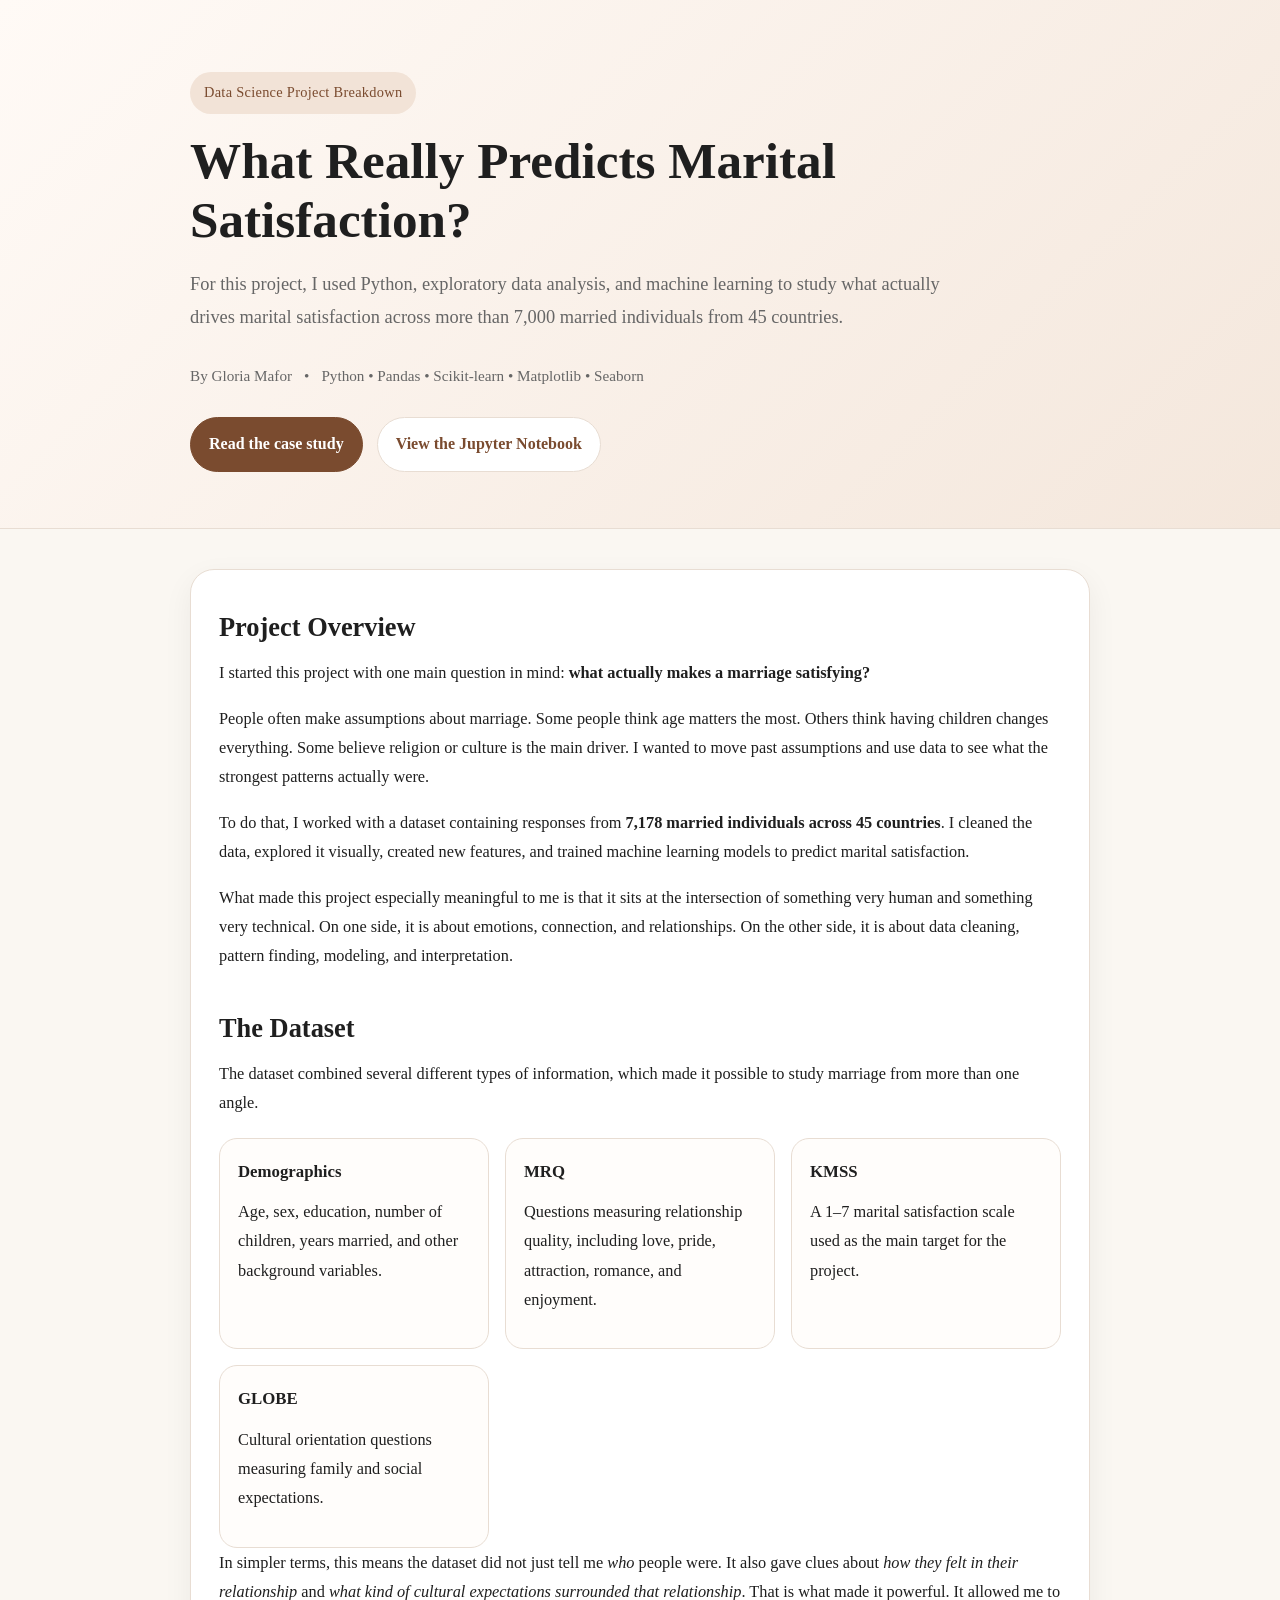
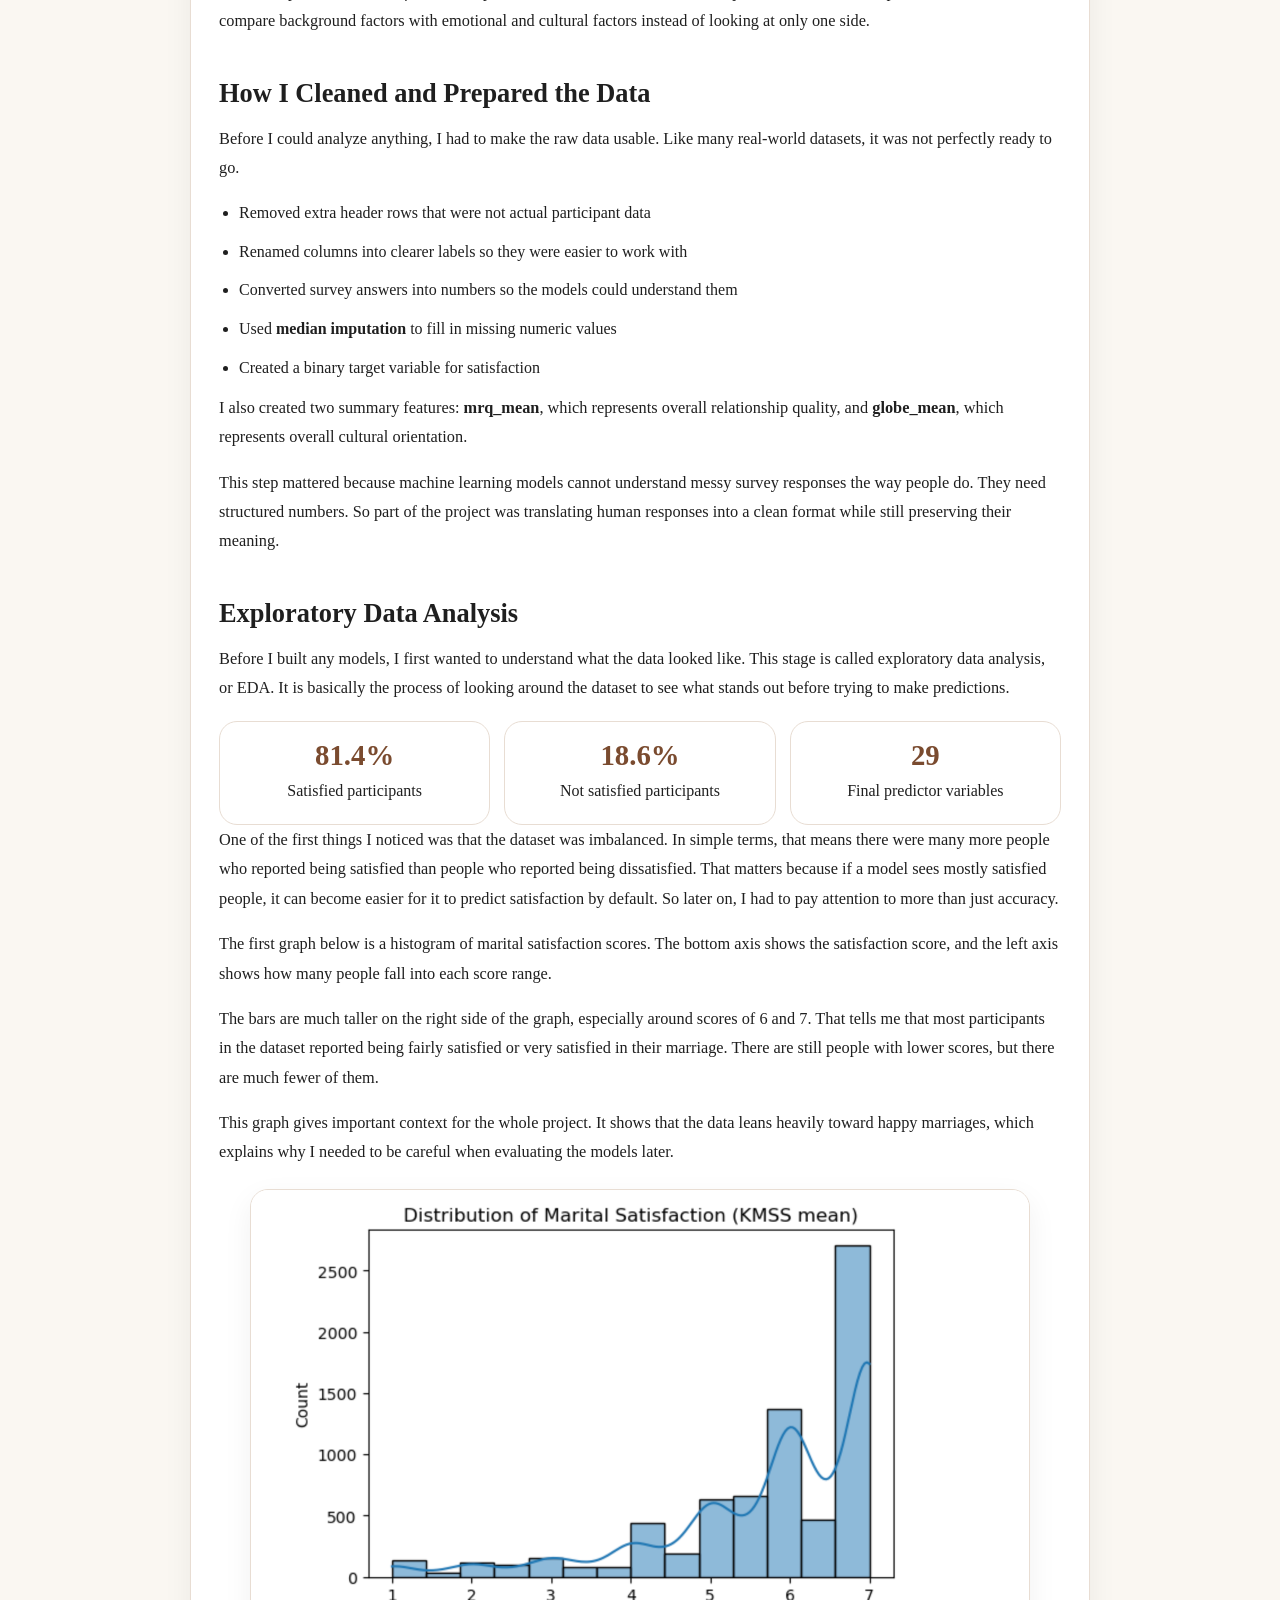
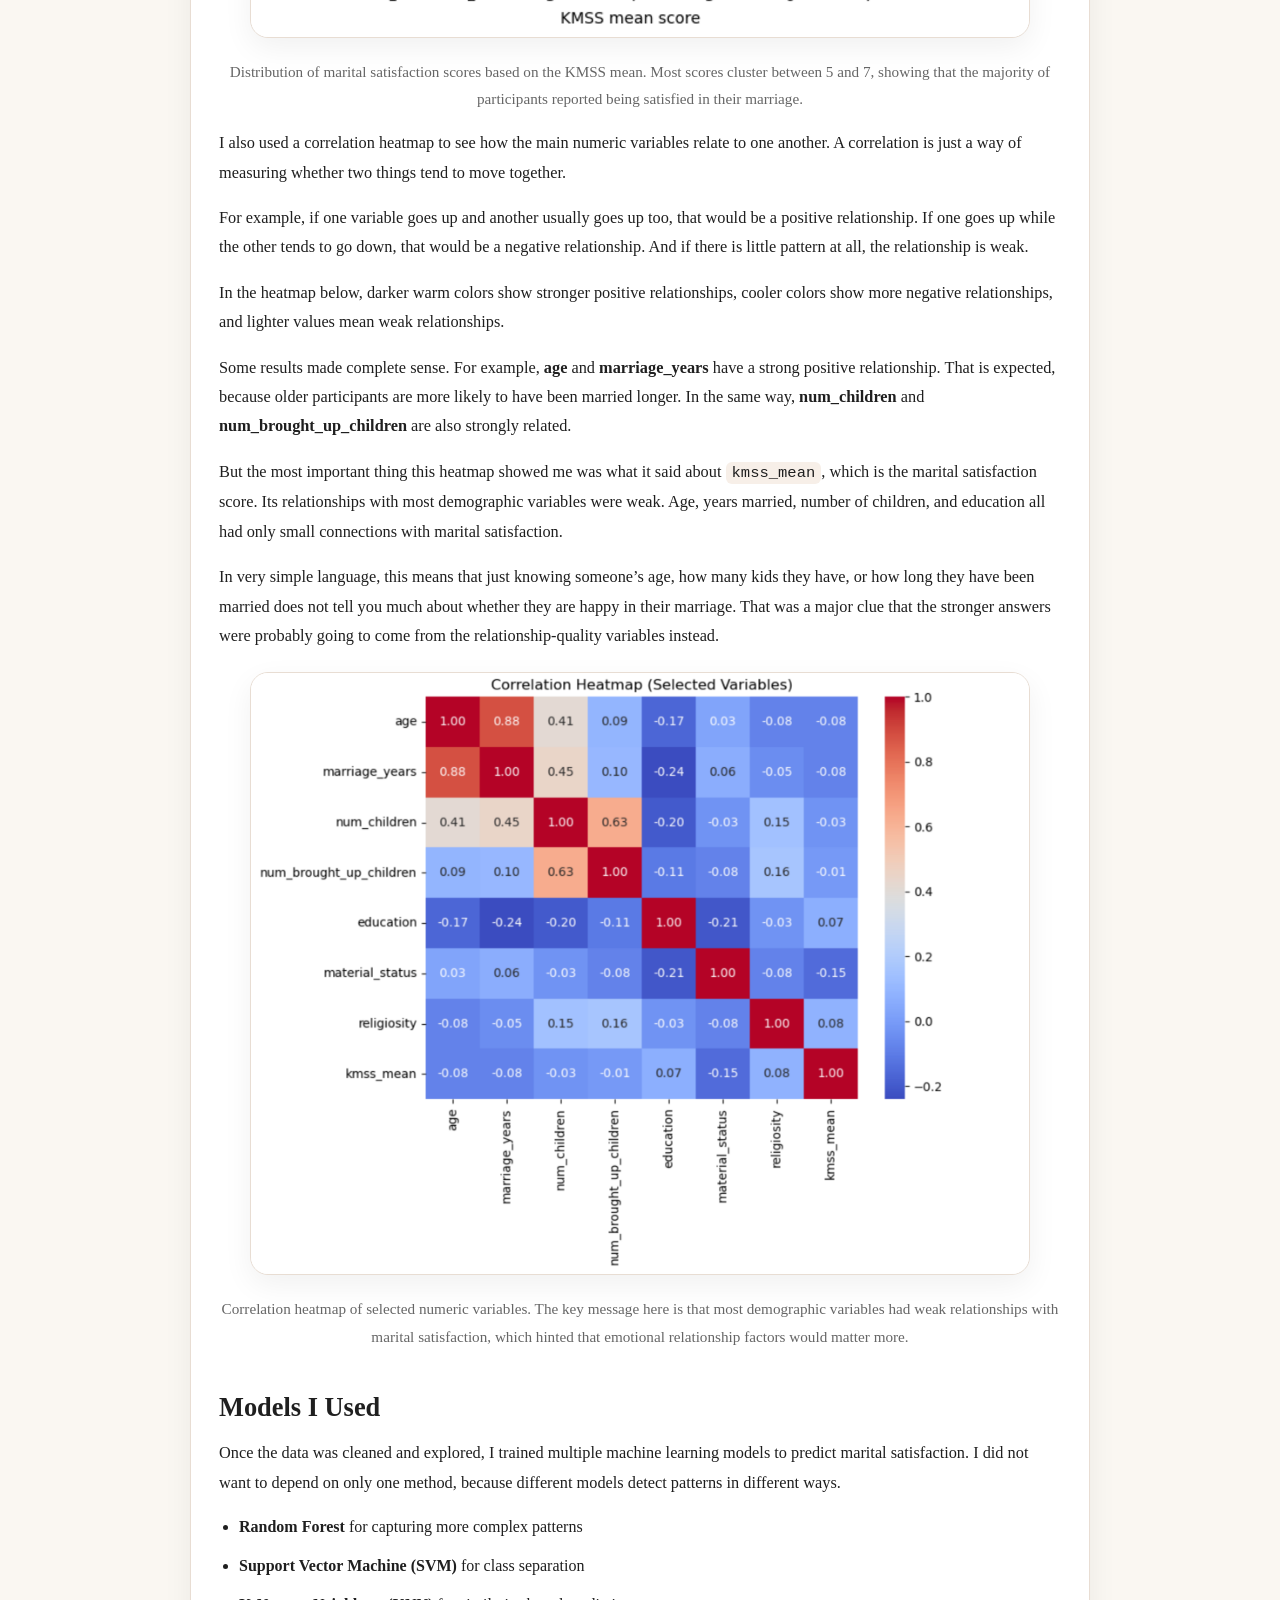
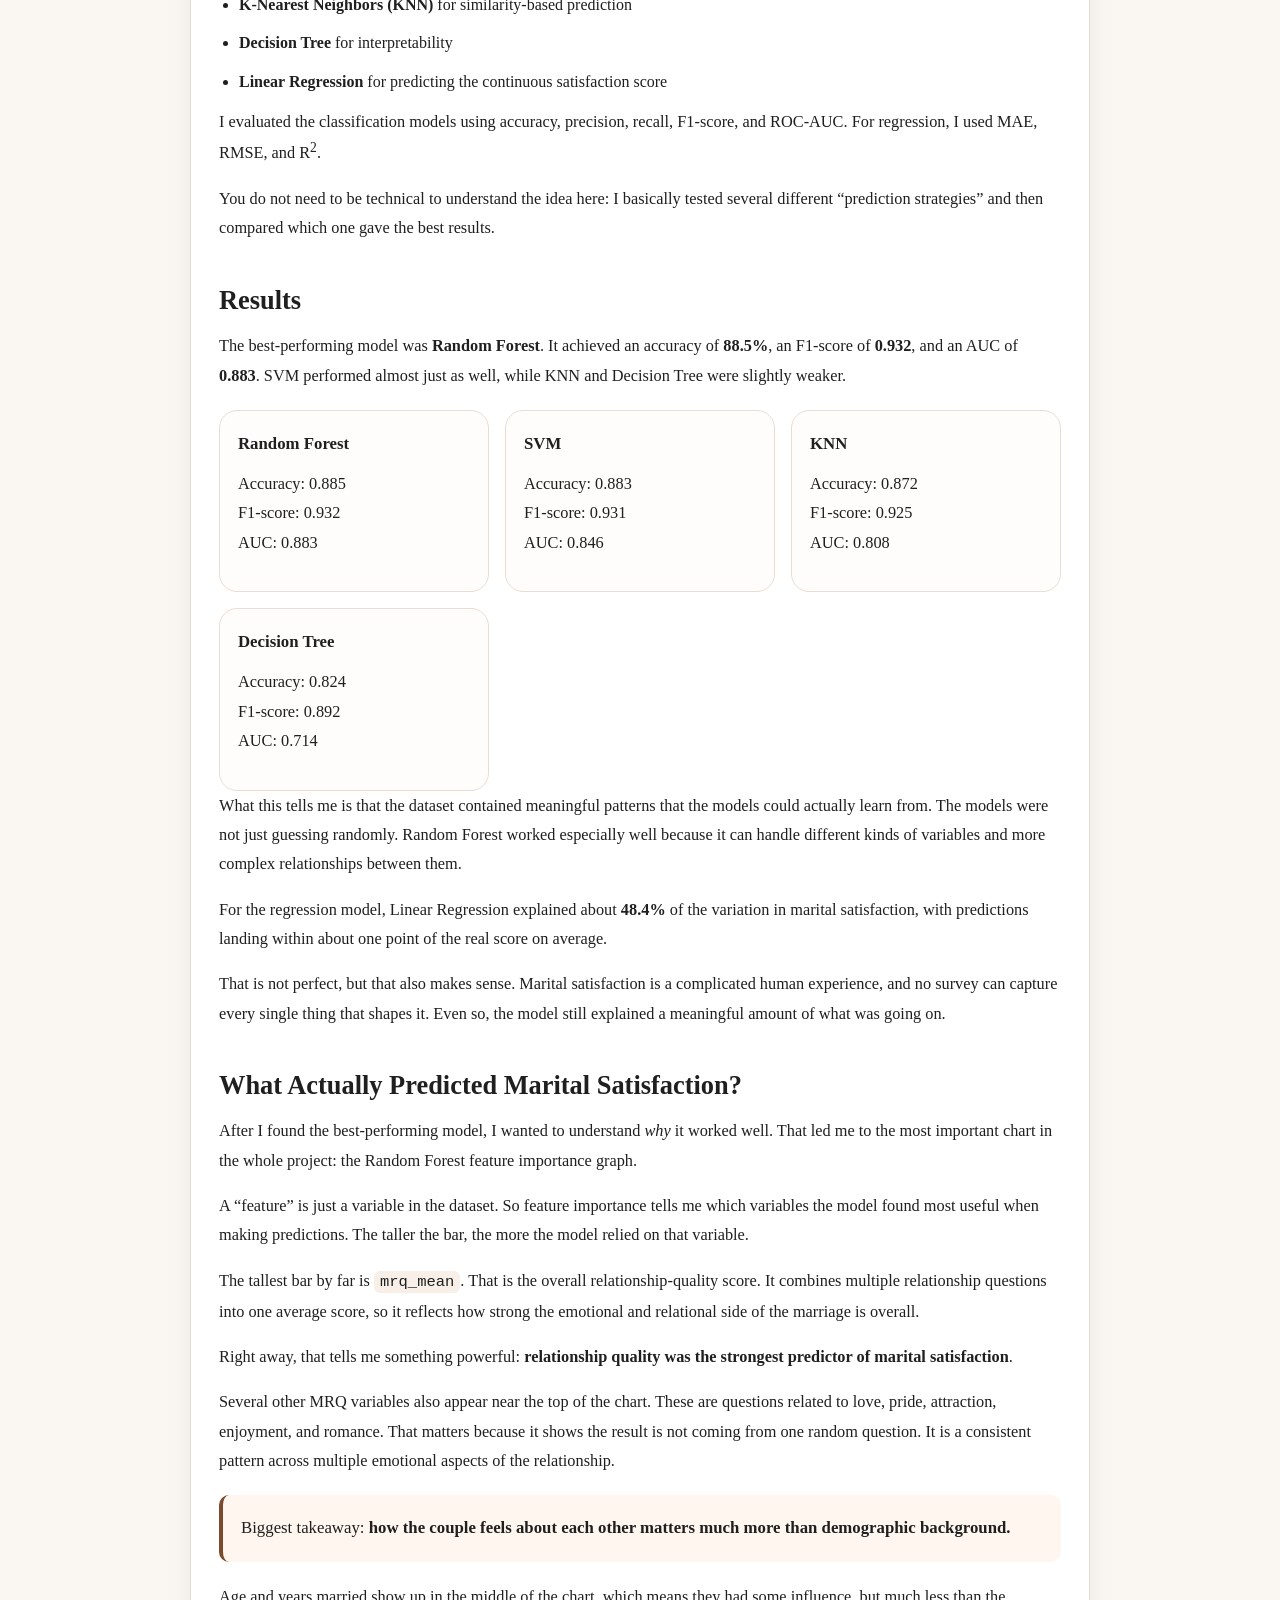
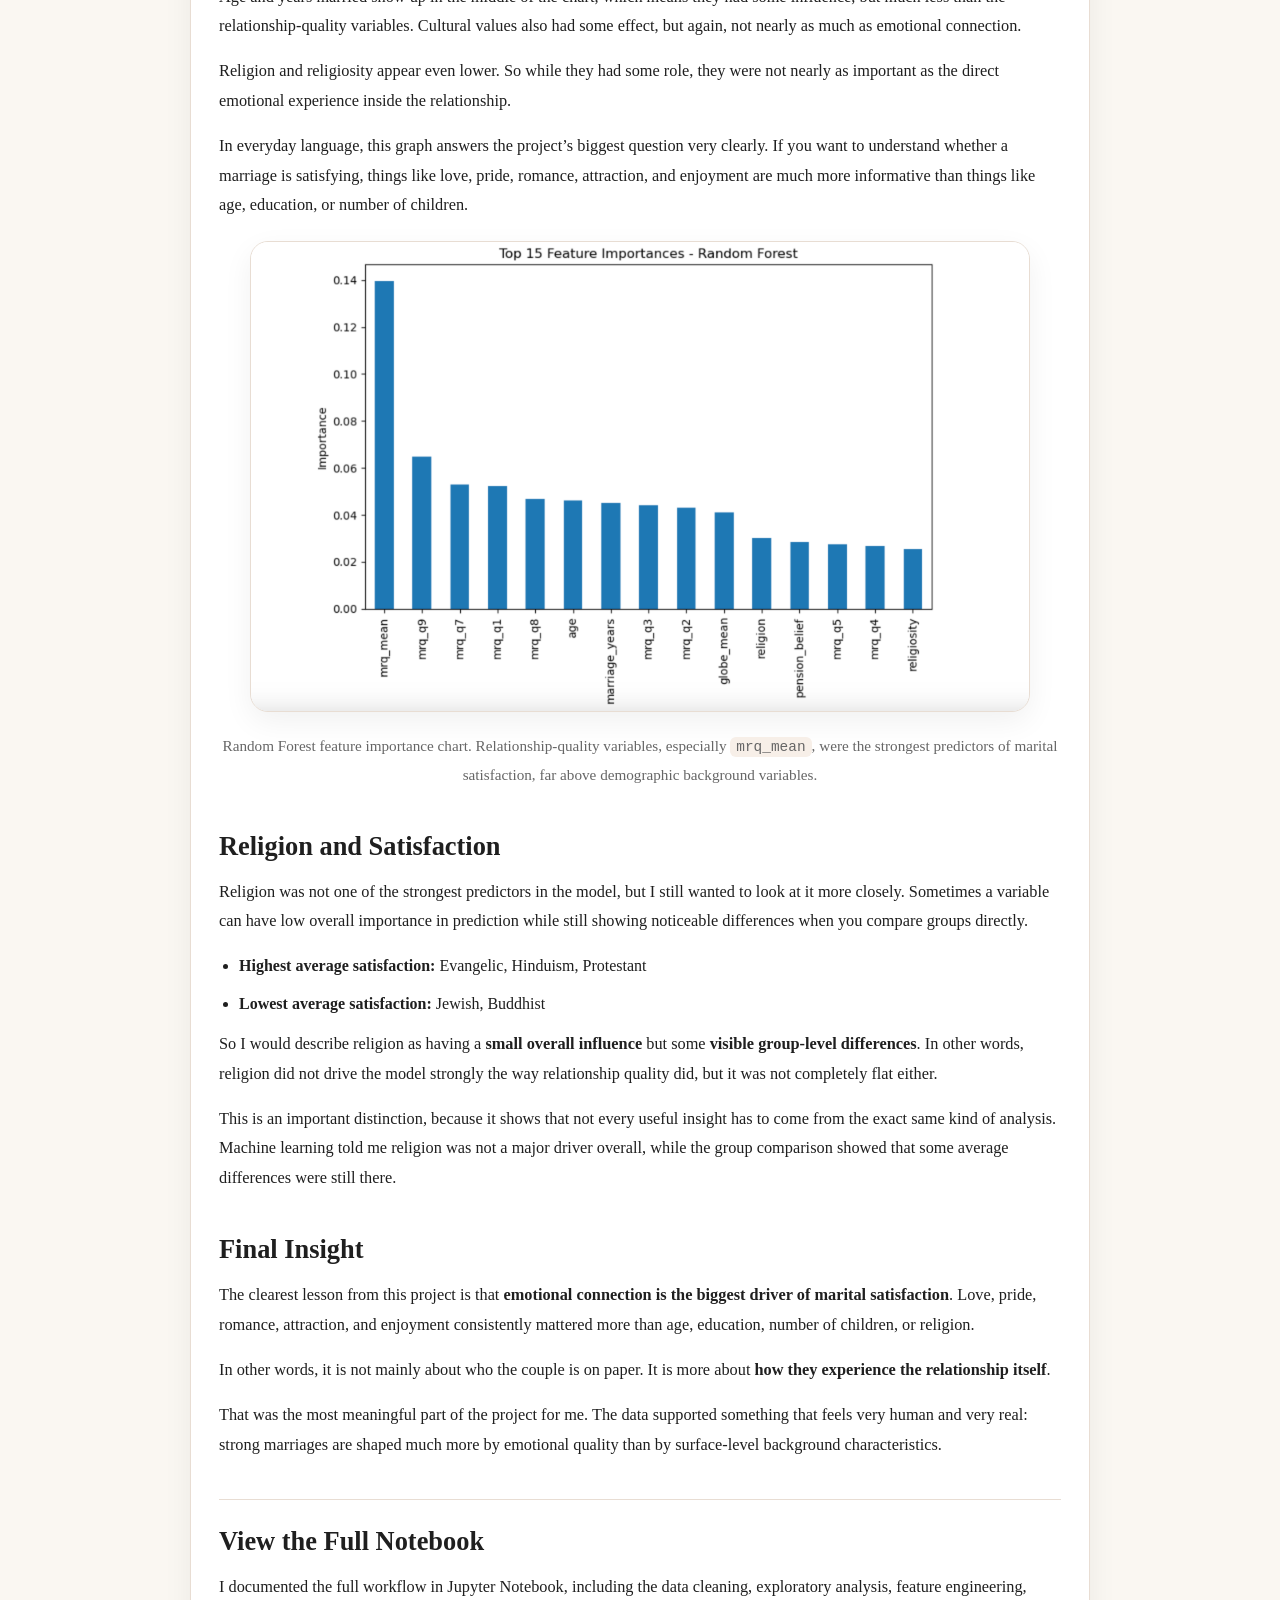
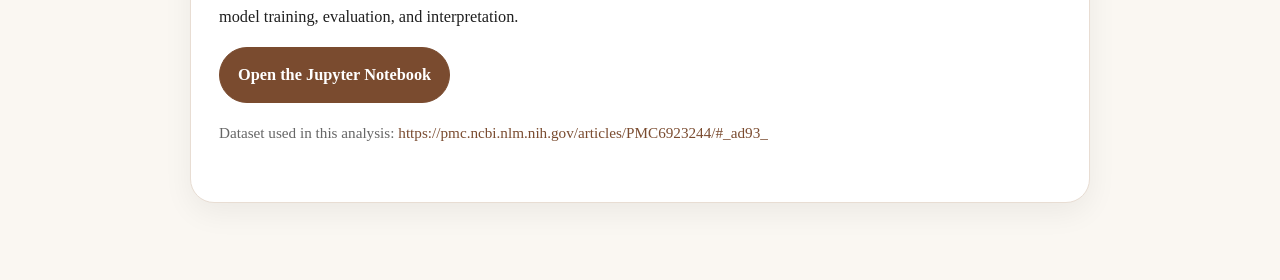
<file: projects/maritalproject/marital-satisfaction-blog.html>
<!DOCTYPE html>
<html lang="en">
<head>
  <meta charset="UTF-8" />
  <meta name="viewport" content="width=device-width, initial-scale=1.0" />
  <title>What Really Predicts Marital Satisfaction? | Gloria Mafor</title>
  <meta
    name="description"
    content="A data science case study on predicting marital satisfaction using Python, exploratory data analysis, and machine learning."
  />
  <style>
    :root {
      --bg: #faf7f2;
      --surface: #ffffff;
      --text: #1f1f1f;
      --muted: #666666;
      --accent: #7a4b2f;
      --accent-soft: #f2e3d7;
      --border: #e8ddd3;
      --shadow: 0 10px 30px rgba(0, 0, 0, 0.06);
      --max-width: 900px;
    }

    * {
      box-sizing: border-box;
    }

    html {
      scroll-behavior: smooth;
    }

    body {
      margin: 0;
      font-family: Georgia, "Times New Roman", serif;
      background: var(--bg);
      color: var(--text);
      line-height: 1.8;
    }

    a {
      color: var(--accent);
      text-decoration: none;
    }

    a:hover {
      text-decoration: underline;
    }

    .hero {
      background: linear-gradient(135deg, #fffaf6 0%, #f4e7dc 100%);
      border-bottom: 1px solid var(--border);
      padding: 72px 24px 56px;
    }

    .hero-inner,
    .container {
      max-width: var(--max-width);
      margin: 0 auto;
    }

    .eyebrow {
      display: inline-block;
      background: var(--accent-soft);
      color: var(--accent);
      padding: 8px 14px;
      border-radius: 999px;
      font-size: 0.9rem;
      letter-spacing: 0.02em;
      margin-bottom: 18px;
    }

    h1 {
      font-size: clamp(2.2rem, 4vw, 3.7rem);
      line-height: 1.15;
      margin: 0 0 18px;
    }

    .subtitle {
      font-size: 1.15rem;
      color: var(--muted);
      max-width: 760px;
      margin: 0 0 28px;
    }

    .meta {
      display: flex;
      flex-wrap: wrap;
      gap: 12px;
      color: var(--muted);
      font-size: 0.95rem;
    }

    .cta-row {
      display: flex;
      flex-wrap: wrap;
      gap: 14px;
      margin-top: 28px;
    }

    .btn {
      display: inline-block;
      padding: 12px 18px;
      border-radius: 999px;
      font-weight: 600;
      border: 1px solid var(--border);
      transition: 0.2s ease;
    }

    .btn-primary {
      background: var(--accent);
      color: #fff;
      border-color: var(--accent);
    }

    .btn-primary:hover {
      background: #633b24;
      text-decoration: none;
    }

    .btn-secondary {
      background: #fff;
      color: var(--accent);
    }

    .btn-secondary:hover {
      background: #fff8f3;
      text-decoration: none;
    }

    main {
      padding: 40px 24px 80px;
    }

    article {
      background: var(--surface);
      border: 1px solid var(--border);
      border-radius: 24px;
      box-shadow: var(--shadow);
      padding: 40px 28px;
    }

    .section {
      margin-bottom: 40px;
    }

    .section:last-child {
      margin-bottom: 0;
    }

    h2 {
      font-size: 1.65rem;
      margin: 0 0 14px;
      line-height: 1.3;
    }

    p {
      margin: 0 0 16px;
      font-size: 1.02rem;
    }

    ul {
      margin: 12px 0 0 20px;
      padding: 0;
    }

    li {
      margin-bottom: 10px;
    }

    .card-grid {
      display: grid;
      grid-template-columns: repeat(auto-fit, minmax(220px, 1fr));
      gap: 16px;
      margin-top: 20px;
    }

    .card {
      border: 1px solid var(--border);
      background: #fffdfb;
      border-radius: 18px;
      padding: 18px;
    }

    .card h3 {
      margin: 0 0 10px;
      font-size: 1.05rem;
    }

    .highlight {
      background: #fff7ef;
      border-left: 4px solid var(--accent);
      border-radius: 10px;
      padding: 18px;
      margin: 20px 0;
      font-size: 1.05rem;
    }

    .stats {
      display: grid;
      grid-template-columns: repeat(auto-fit, minmax(170px, 1fr));
      gap: 14px;
      margin-top: 18px;
    }

    .stat {
      background: #fff;
      border: 1px solid var(--border);
      border-radius: 18px;
      padding: 18px;
      text-align: center;
    }

    .stat strong {
      display: block;
      font-size: 1.8rem;
      color: var(--accent);
      line-height: 1.1;
      margin-bottom: 6px;
    }

    .image-container,
    .img-container {
      margin-top: 22px;
      text-align: center;
    }

    .image-container img,
    .img-container img {
      width: 100%;
      max-width: 780px;
      height: auto;
      border-radius: 18px;
      border: 1px solid var(--border);
      box-shadow: var(--shadow);
      background: #fff;
    }

    .caption {
      margin-top: 10px;
      font-size: 0.95rem;
      color: var(--muted);
    }

    .note {
      font-size: 0.95rem;
      color: var(--muted);
    }

    .footer-box {
      margin-top: 34px;
      padding-top: 24px;
      border-top: 1px solid var(--border);
    }

    code {
      background: #f7efe8;
      padding: 2px 6px;
      border-radius: 6px;
      font-size: 0.95em;
    }

    @media (max-width: 640px) {
      article {
        padding: 28px 20px;
      }

      .hero {
        padding-top: 52px;
      }
    }
  </style>
</head>
<body>
  <header class="hero">
    <div class="hero-inner">
      <span class="eyebrow">Data Science Project Breakdown</span>
      <h1>What Really Predicts Marital Satisfaction?</h1>
      <p class="subtitle">
        For this project, I used Python, exploratory data analysis, and machine learning to study what actually drives marital satisfaction across more than 7,000 married individuals from 45 countries.
      </p>
      <div class="meta">
        <span>By Gloria Mafor</span>
        <span>•</span>
        <span>Python • Pandas • Scikit-learn • Matplotlib • Seaborn</span>
      </div>
      <div class="cta-row">
        <a class="btn btn-primary" href="#read">Read the case study</a>
        <a
          class="btn btn-secondary"
          href="https://github.com/gloriamafor/marital-satisfaction-project"
          target="_blank"
          rel="noopener noreferrer"
        >
          View the Jupyter Notebook
        </a>
      </div>
    </div>
  </header>

  <main>
    <div class="container">
      <article id="read">
        <section class="section">
          <h2>Project Overview</h2>
          <p>
            I started this project with one main question in mind:
            <strong>what actually makes a marriage satisfying?</strong>
          </p>
          <p>
            People often make assumptions about marriage. Some people think age matters the most. Others think having children changes everything. Some believe religion or culture is the main driver. I wanted to move past assumptions and use data to see what the strongest patterns actually were.
          </p>
          <p>
            To do that, I worked with a dataset containing responses from <strong>7,178 married individuals across 45 countries</strong>. I cleaned the data, explored it visually, created new features, and trained machine learning models to predict marital satisfaction.
          </p>
          <p>
            What made this project especially meaningful to me is that it sits at the intersection of something very human and something very technical. On one side, it is about emotions, connection, and relationships. On the other side, it is about data cleaning, pattern finding, modeling, and interpretation.
          </p>
        </section>

        <section class="section">
          <h2>The Dataset</h2>
          <p>
            The dataset combined several different types of information, which made it possible to study marriage from more than one angle.
          </p>

          <div class="card-grid">
            <div class="card">
              <h3>Demographics</h3>
              <p>Age, sex, education, number of children, years married, and other background variables.</p>
            </div>
            <div class="card">
              <h3>MRQ</h3>
              <p>Questions measuring relationship quality, including love, pride, attraction, romance, and enjoyment.</p>
            </div>
            <div class="card">
              <h3>KMSS</h3>
              <p>A 1–7 marital satisfaction scale used as the main target for the project.</p>
            </div>
            <div class="card">
              <h3>GLOBE</h3>
              <p>Cultural orientation questions measuring family and social expectations.</p>
            </div>
          </div>

          <p>
            In simpler terms, this means the dataset did not just tell me <em>who</em> people were. It also gave clues about
            <em>how they felt in their relationship</em> and <em>what kind of cultural expectations surrounded that relationship</em>.
            That is what made it powerful. It allowed me to compare background factors with emotional and cultural factors instead of looking at only one side.
          </p>
        </section>

        <section class="section">
          <h2>How I Cleaned and Prepared the Data</h2>
          <p>
            Before I could analyze anything, I had to make the raw data usable. Like many real-world datasets, it was not perfectly ready to go.
          </p>
          <ul>
            <li>Removed extra header rows that were not actual participant data</li>
            <li>Renamed columns into clearer labels so they were easier to work with</li>
            <li>Converted survey answers into numbers so the models could understand them</li>
            <li>Used <strong>median imputation</strong> to fill in missing numeric values</li>
            <li>Created a binary target variable for satisfaction</li>
          </ul>
          <p>
            I also created two summary features:
            <strong>mrq_mean</strong>, which represents overall relationship quality,
            and <strong>globe_mean</strong>, which represents overall cultural orientation.
          </p>
          <p>
            This step mattered because machine learning models cannot understand messy survey responses the way people do. They need structured numbers. So part of the project was translating human responses into a clean format while still preserving their meaning.
          </p>
        </section>

        <section class="section">
          <h2>Exploratory Data Analysis</h2>
          <p>
            Before I built any models, I first wanted to understand what the data looked like. This stage is called exploratory data analysis, or EDA. It is basically the process of looking around the dataset to see what stands out before trying to make predictions.
          </p>

          <div class="stats">
            <div class="stat">
              <strong>81.4%</strong>
              <span>Satisfied participants</span>
            </div>
            <div class="stat">
              <strong>18.6%</strong>
              <span>Not satisfied participants</span>
            </div>
            <div class="stat">
              <strong>29</strong>
              <span>Final predictor variables</span>
            </div>
          </div>

          <p>
            One of the first things I noticed was that the dataset was imbalanced. In simple terms, that means there were many more people who reported being satisfied than people who reported being dissatisfied. That matters because if a model sees mostly satisfied people, it can become easier for it to predict satisfaction by default. So later on, I had to pay attention to more than just accuracy.
          </p>

          <p>
            The first graph below is a histogram of marital satisfaction scores. The bottom axis shows the satisfaction score, and the left axis shows how many people fall into each score range.
          </p>

          <p>
            The bars are much taller on the right side of the graph, especially around scores of 6 and 7. That tells me that most participants in the dataset reported being fairly satisfied or very satisfied in their marriage. There are still people with lower scores, but there are much fewer of them.
          </p>

          <p>
            This graph gives important context for the whole project. It shows that the data leans heavily toward happy marriages, which explains why I needed to be careful when evaluating the models later.
          </p>

          <div class="image-container">
            <img src="kmss-bar-chart.png" alt="Distribution of marital satisfaction scores" />
            <p class="caption">
              Distribution of marital satisfaction scores based on the KMSS mean. Most scores cluster between 5 and 7,
              showing that the majority of participants reported being satisfied in their marriage.
            </p>
          </div>

          <p>
            I also used a correlation heatmap to see how the main numeric variables relate to one another. A correlation is just a way of measuring whether two things tend to move together.
          </p>

          <p>
            For example, if one variable goes up and another usually goes up too, that would be a positive relationship. If one goes up while the other tends to go down, that would be a negative relationship. And if there is little pattern at all, the relationship is weak.
          </p>

          <p>
            In the heatmap below, darker warm colors show stronger positive relationships, cooler colors show more negative relationships, and lighter values mean weak relationships.
          </p>

          <p>
            Some results made complete sense. For example, <strong>age</strong> and <strong>marriage_years</strong> have a strong positive relationship. That is expected, because older participants are more likely to have been married longer. In the same way, <strong>num_children</strong> and <strong>num_brought_up_children</strong> are also strongly related.
          </p>

          <p>
            But the most important thing this heatmap showed me was what it said about <code>kmss_mean</code>, which is the marital satisfaction score. Its relationships with most demographic variables were weak. Age, years married, number of children, and education all had only small connections with marital satisfaction.
          </p>

          <p>
            In very simple language, this means that just knowing someone’s age, how many kids they have, or how long they have been married does not tell you much about whether they are happy in their marriage. That was a major clue that the stronger answers were probably going to come from the relationship-quality variables instead.
          </p>

          <div class="img-container">
            <img src="heatmap.png" alt="Correlation heatmap" />
            <p class="caption">
              Correlation heatmap of selected numeric variables. The key message here is that most demographic variables
              had weak relationships with marital satisfaction, which hinted that emotional relationship factors would matter more.
            </p>
          </div>
        </section>

        <section class="section">
          <h2>Models I Used</h2>
          <p>
            Once the data was cleaned and explored, I trained multiple machine learning models to predict marital satisfaction.
            I did not want to depend on only one method, because different models detect patterns in different ways.
          </p>
          <ul>
            <li><strong>Random Forest</strong> for capturing more complex patterns</li>
            <li><strong>Support Vector Machine (SVM)</strong> for class separation</li>
            <li><strong>K-Nearest Neighbors (KNN)</strong> for similarity-based prediction</li>
            <li><strong>Decision Tree</strong> for interpretability</li>
            <li><strong>Linear Regression</strong> for predicting the continuous satisfaction score</li>
          </ul>
          <p>
            I evaluated the classification models using accuracy, precision, recall, F1-score, and ROC-AUC.
            For regression, I used MAE, RMSE, and R<sup>2</sup>.
          </p>
          <p>
            You do not need to be technical to understand the idea here: I basically tested several different “prediction strategies” and then compared which one gave the best results.
          </p>
        </section>

        <section class="section">
          <h2>Results</h2>
          <p>
            The best-performing model was <strong>Random Forest</strong>. It achieved an accuracy of <strong>88.5%</strong>,
            an F1-score of <strong>0.932</strong>, and an AUC of <strong>0.883</strong>. SVM performed almost just as well,
            while KNN and Decision Tree were slightly weaker.
          </p>

          <div class="card-grid">
            <div class="card">
              <h3>Random Forest</h3>
              <p>Accuracy: 0.885<br />F1-score: 0.932<br />AUC: 0.883</p>
            </div>
            <div class="card">
              <h3>SVM</h3>
              <p>Accuracy: 0.883<br />F1-score: 0.931<br />AUC: 0.846</p>
            </div>
            <div class="card">
              <h3>KNN</h3>
              <p>Accuracy: 0.872<br />F1-score: 0.925<br />AUC: 0.808</p>
            </div>
            <div class="card">
              <h3>Decision Tree</h3>
              <p>Accuracy: 0.824<br />F1-score: 0.892<br />AUC: 0.714</p>
            </div>
          </div>

          <p>
            What this tells me is that the dataset contained meaningful patterns that the models could actually learn from. The models were not just guessing randomly. Random Forest worked especially well because it can handle different kinds of variables and more complex relationships between them.
          </p>

          <p>
            For the regression model, Linear Regression explained about <strong>48.4%</strong> of the variation in marital satisfaction,
            with predictions landing within about one point of the real score on average.
          </p>

          <p>
            That is not perfect, but that also makes sense. Marital satisfaction is a complicated human experience, and no survey can capture every single thing that shapes it. Even so, the model still explained a meaningful amount of what was going on.
          </p>
        </section>

        <section class="section">
          <h2>What Actually Predicted Marital Satisfaction?</h2>
          <p>
            After I found the best-performing model, I wanted to understand <em>why</em> it worked well. That led me to the most important chart in the whole project: the Random Forest feature importance graph.
          </p>

          <p>
            A “feature” is just a variable in the dataset. So feature importance tells me which variables the model found most useful when making predictions. The taller the bar, the more the model relied on that variable.
          </p>

          <p>
            The tallest bar by far is <code>mrq_mean</code>. That is the overall relationship-quality score. It combines multiple relationship questions into one average score, so it reflects how strong the emotional and relational side of the marriage is overall.
          </p>

          <p>
            Right away, that tells me something powerful:
            <strong>relationship quality was the strongest predictor of marital satisfaction</strong>.
          </p>

          <p>
            Several other MRQ variables also appear near the top of the chart. These are questions related to love, pride, attraction, enjoyment, and romance. That matters because it shows the result is not coming from one random question. It is a consistent pattern across multiple emotional aspects of the relationship.
          </p>

          <div class="highlight">
            Biggest takeaway: <strong>how the couple feels about each other matters much more than demographic background.</strong>
          </div>

          <p>
            Age and years married show up in the middle of the chart, which means they had some influence, but much less than the relationship-quality variables. Cultural values also had some effect, but again, not nearly as much as emotional connection.
          </p>

          <p>
            Religion and religiosity appear even lower. So while they had some role, they were not nearly as important as the direct emotional experience inside the relationship.
          </p>

          <p>
            In everyday language, this graph answers the project’s biggest question very clearly. If you want to understand whether a marriage is satisfying, things like love, pride, romance, attraction, and enjoyment are much more informative than things like age, education, or number of children.
          </p>

          <div class="image-container">
            <img src="RF.png" alt="Random Forest feature importance chart" />
            <p class="caption">
              Random Forest feature importance chart. Relationship-quality variables, especially <code>mrq_mean</code>,
              were the strongest predictors of marital satisfaction, far above demographic background variables.
            </p>
          </div>
        </section>

        <section class="section">
          <h2>Religion and Satisfaction</h2>
          <p>
            Religion was not one of the strongest predictors in the model, but I still wanted to look at it more closely.
            Sometimes a variable can have low overall importance in prediction while still showing noticeable differences when you compare groups directly.
          </p>
          <ul>
            <li><strong>Highest average satisfaction:</strong> Evangelic, Hinduism, Protestant</li>
            <li><strong>Lowest average satisfaction:</strong> Jewish, Buddhist</li>
          </ul>
          <p>
            So I would describe religion as having a <strong>small overall influence</strong> but some <strong>visible group-level differences</strong>.
            In other words, religion did not drive the model strongly the way relationship quality did, but it was not completely flat either.
          </p>
          <p>
            This is an important distinction, because it shows that not every useful insight has to come from the exact same kind of analysis.
            Machine learning told me religion was not a major driver overall, while the group comparison showed that some average differences were still there.
          </p>
        </section>

        <section class="section">
          <h2>Final Insight</h2>
          <p>
            The clearest lesson from this project is that <strong>emotional connection is the biggest driver of marital satisfaction</strong>.
            Love, pride, romance, attraction, and enjoyment consistently mattered more than age, education, number of children, or religion.
          </p>
          <p>
            In other words, it is not mainly about who the couple is on paper. It is more about
            <strong>how they experience the relationship itself</strong>.
          </p>
          <p>
            That was the most meaningful part of the project for me. The data supported something that feels very human and very real:
            strong marriages are shaped much more by emotional quality than by surface-level background characteristics.
          </p>
        </section>

        <section class="section footer-box">
          <h2>View the Full Notebook</h2>
          <p>
            I documented the full workflow in Jupyter Notebook, including the data cleaning, exploratory analysis, feature engineering,
            model training, evaluation, and interpretation.
          </p>
          <p>
            <a
              class="btn btn-primary"
              href="https://github.com/gloriamafor/marital-satisfaction-project"
              target="_blank"
              rel="noopener noreferrer"
            >
              Open the Jupyter Notebook
            </a>
          </p>
          <p class="note">
            Dataset used in this analysis:
            <a
              href="https://pmc.ncbi.nlm.nih.gov/articles/PMC6923244/#_ad93_"
              target="_blank"
              rel="noopener noreferrer"
            >
              https://pmc.ncbi.nlm.nih.gov/articles/PMC6923244/#_ad93_
            </a>
          </p>
        </section>
      </article>
    </div>
  </main>
</body>
</html>
</file>
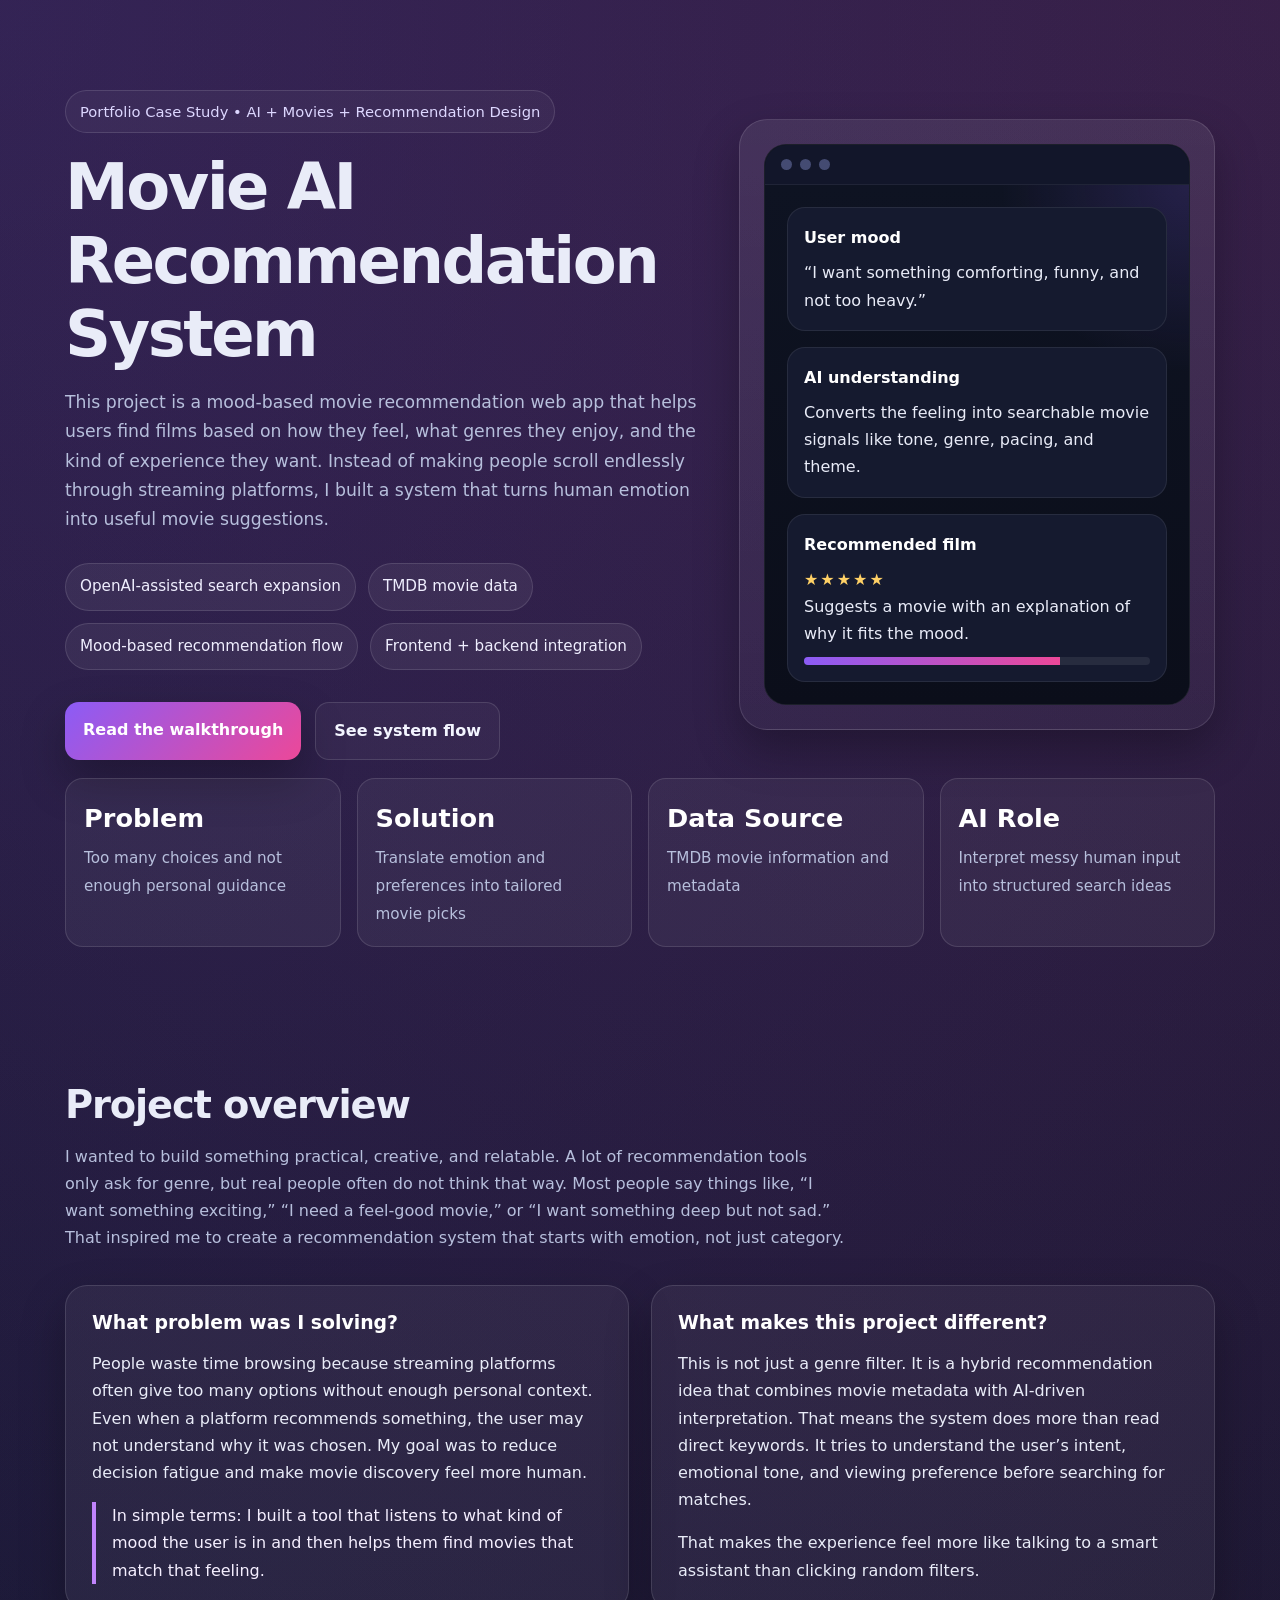
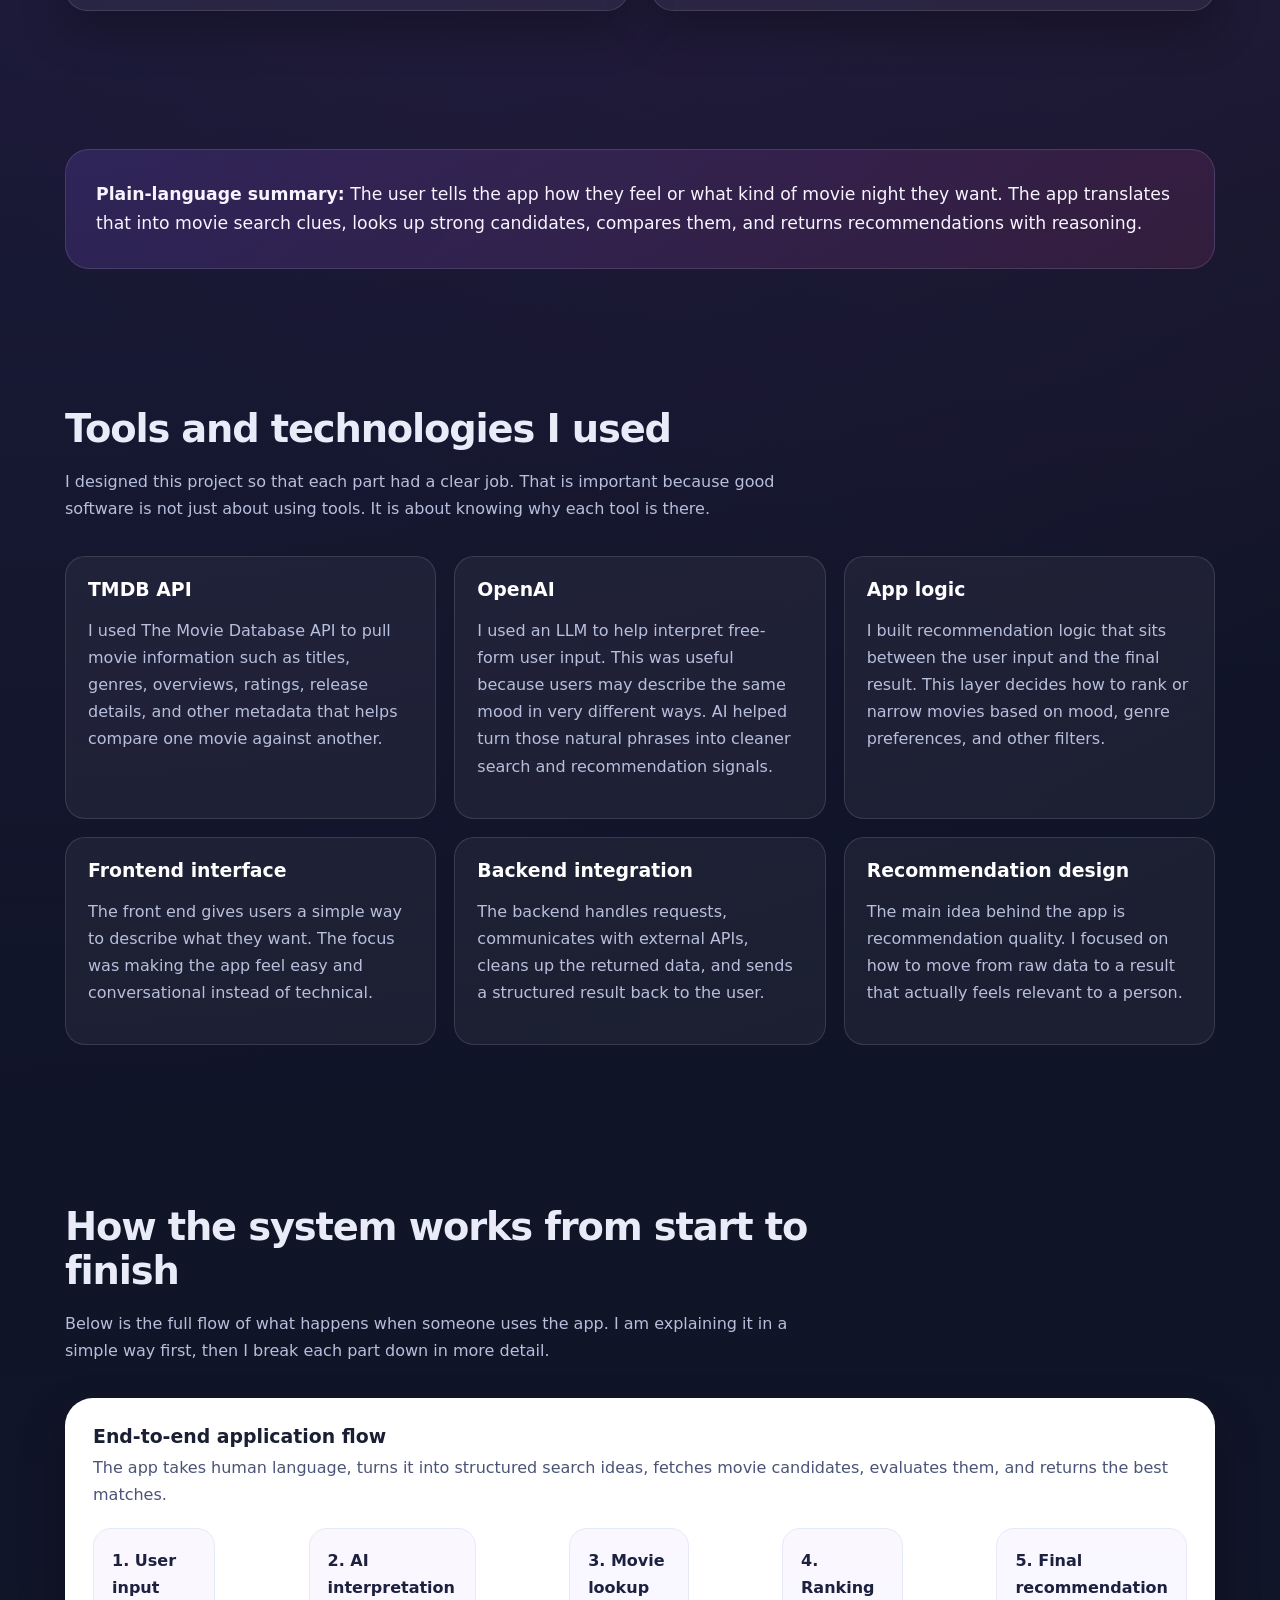
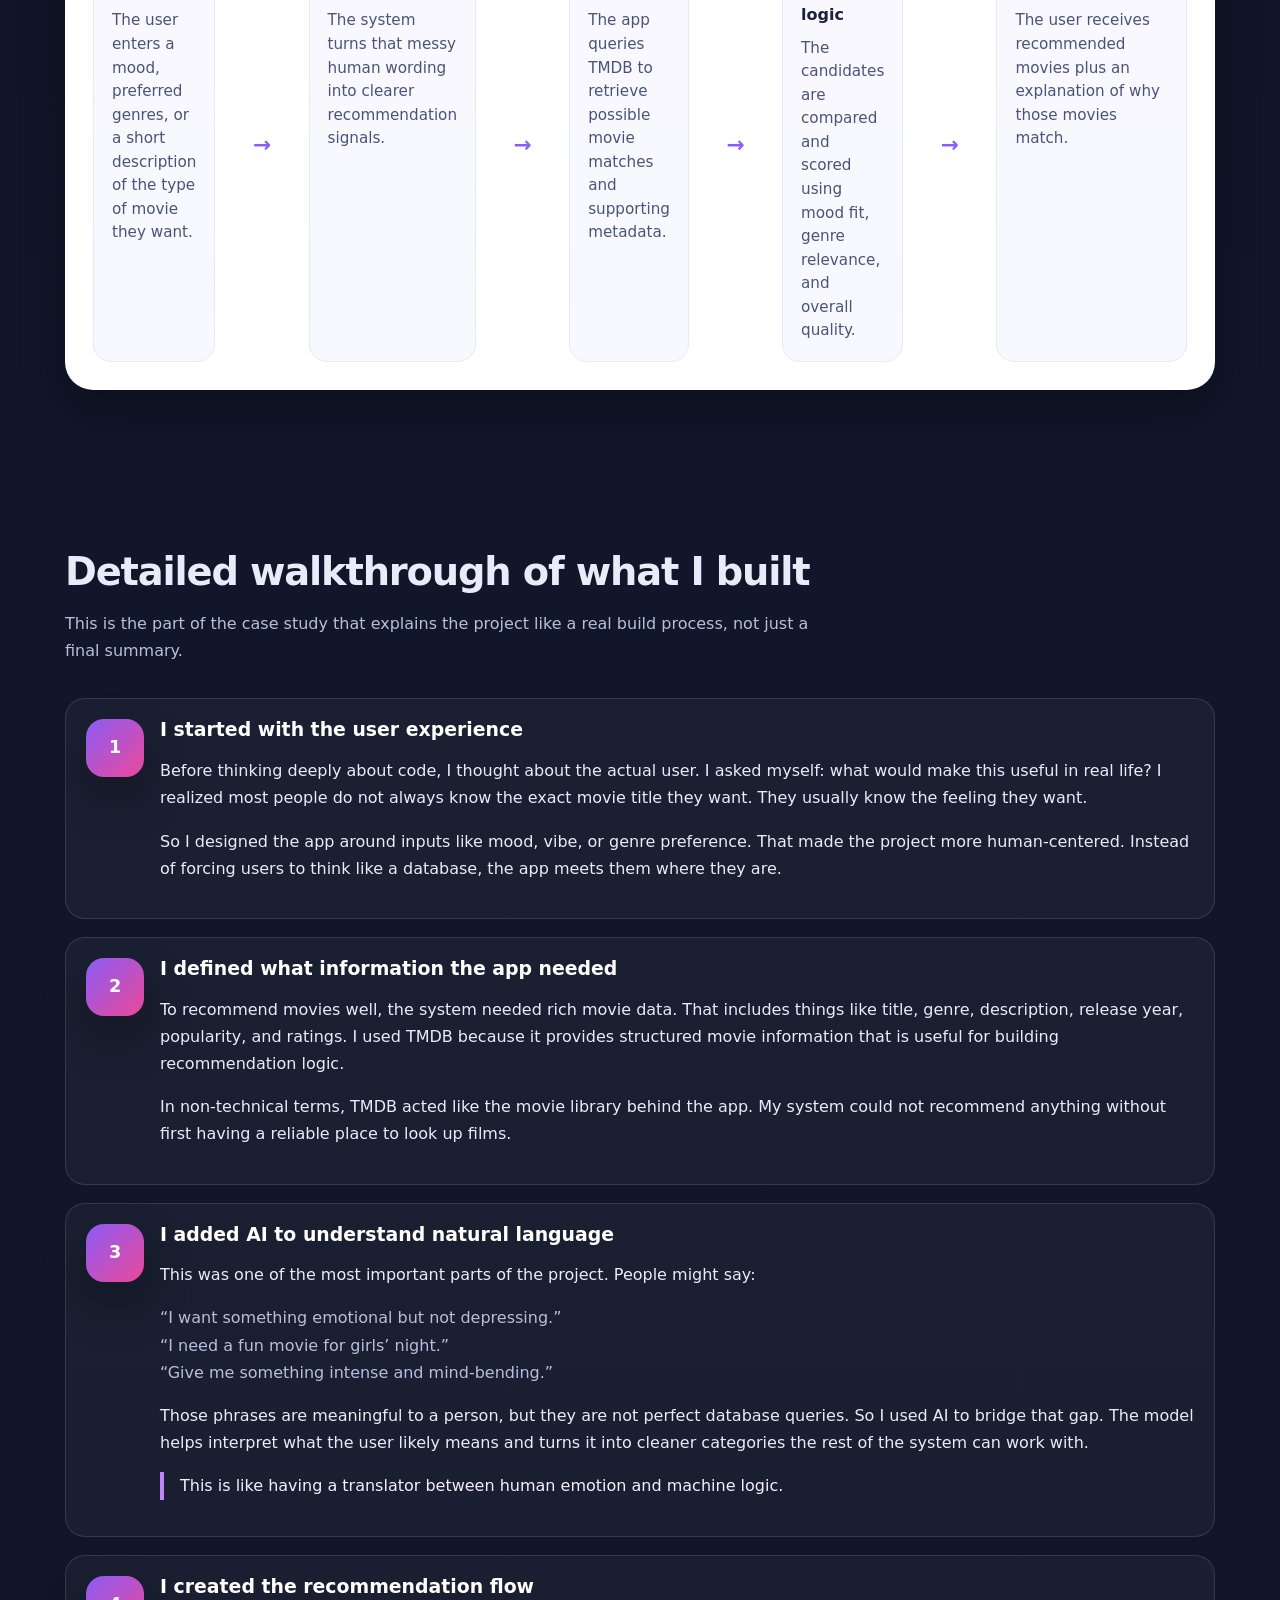
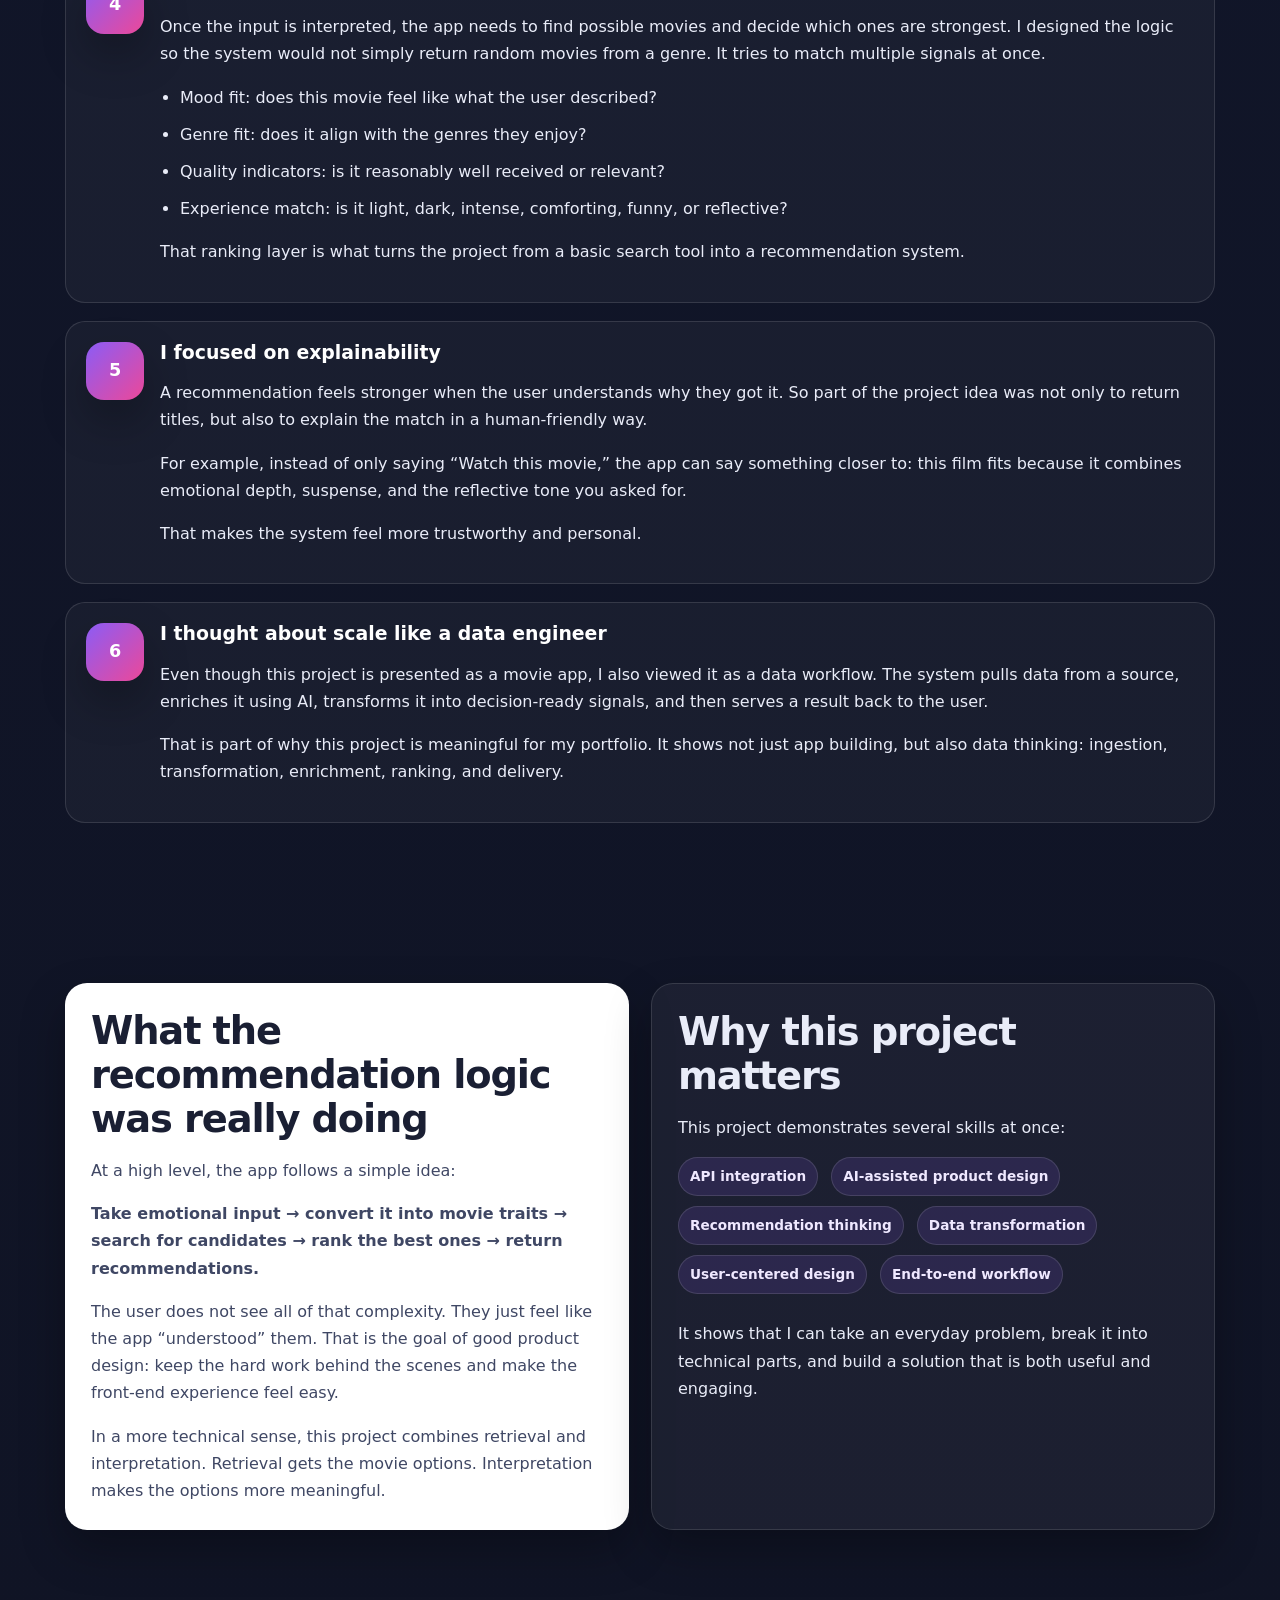
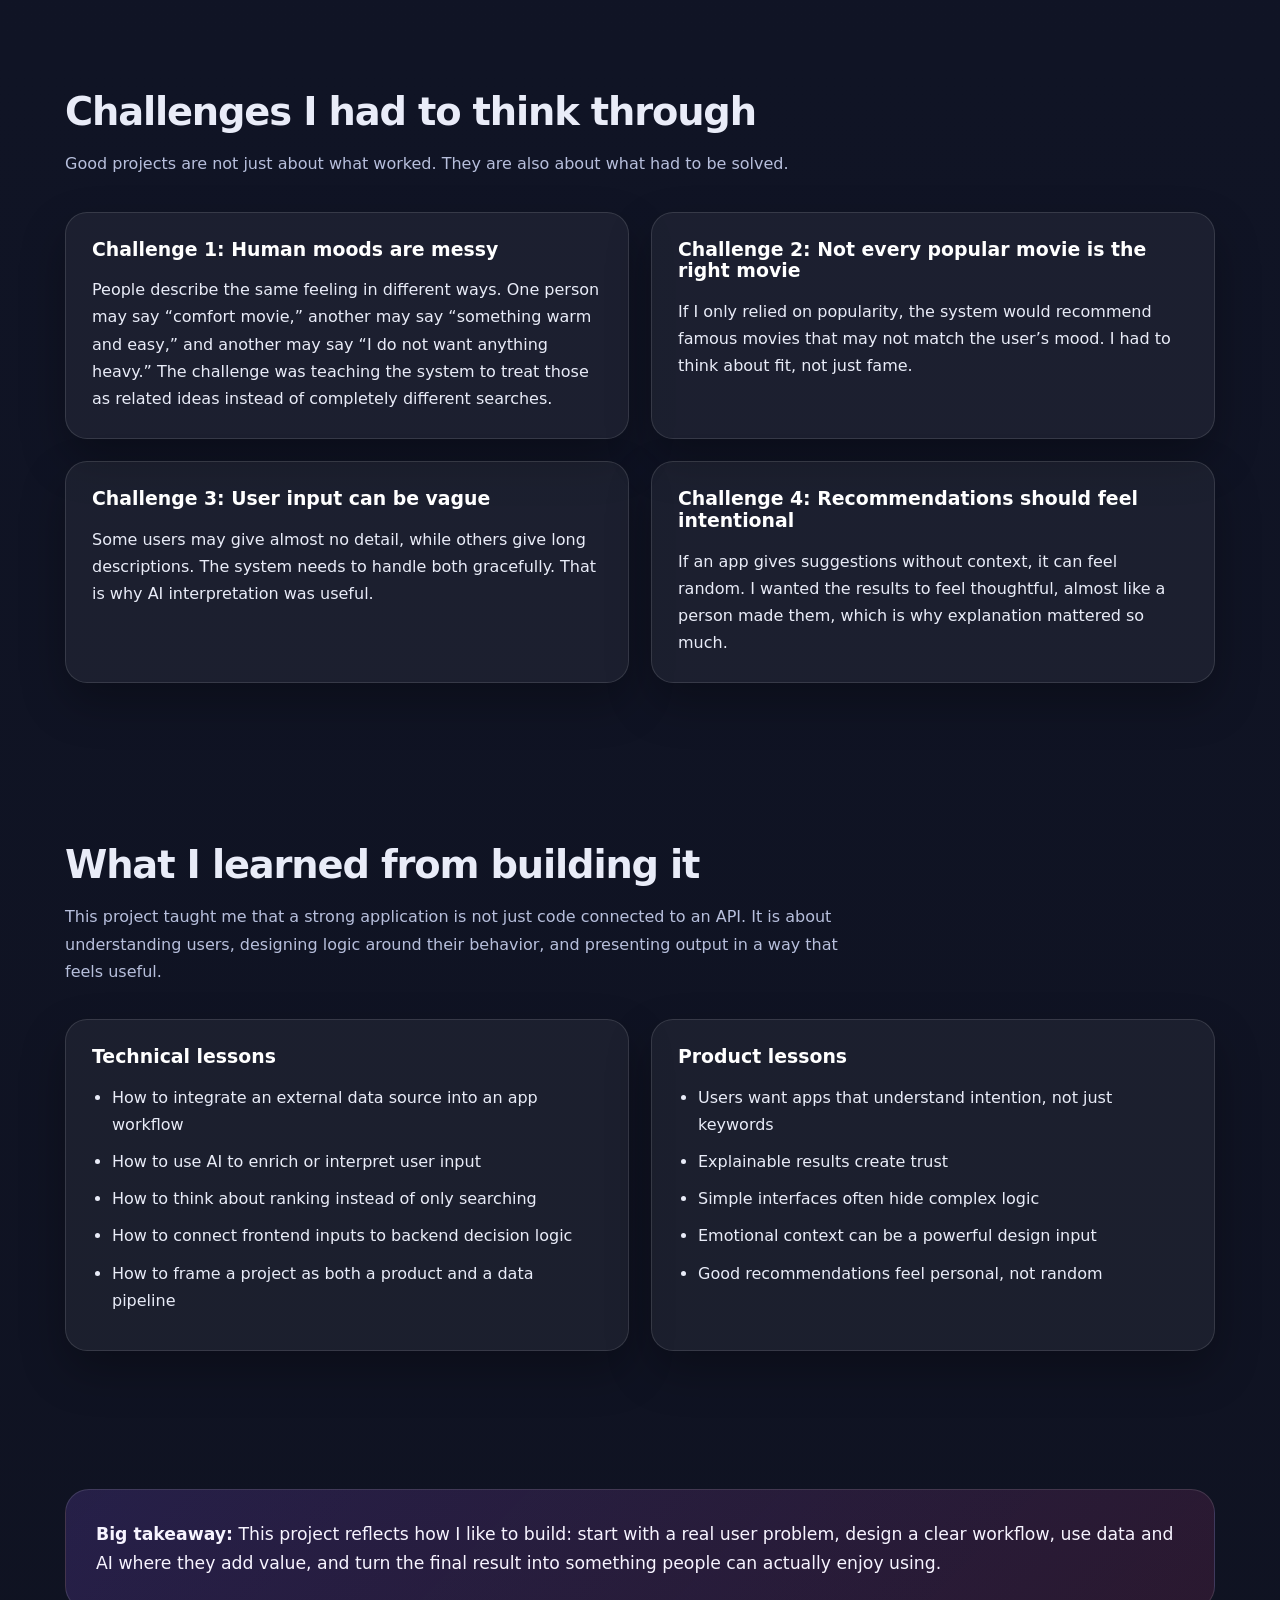
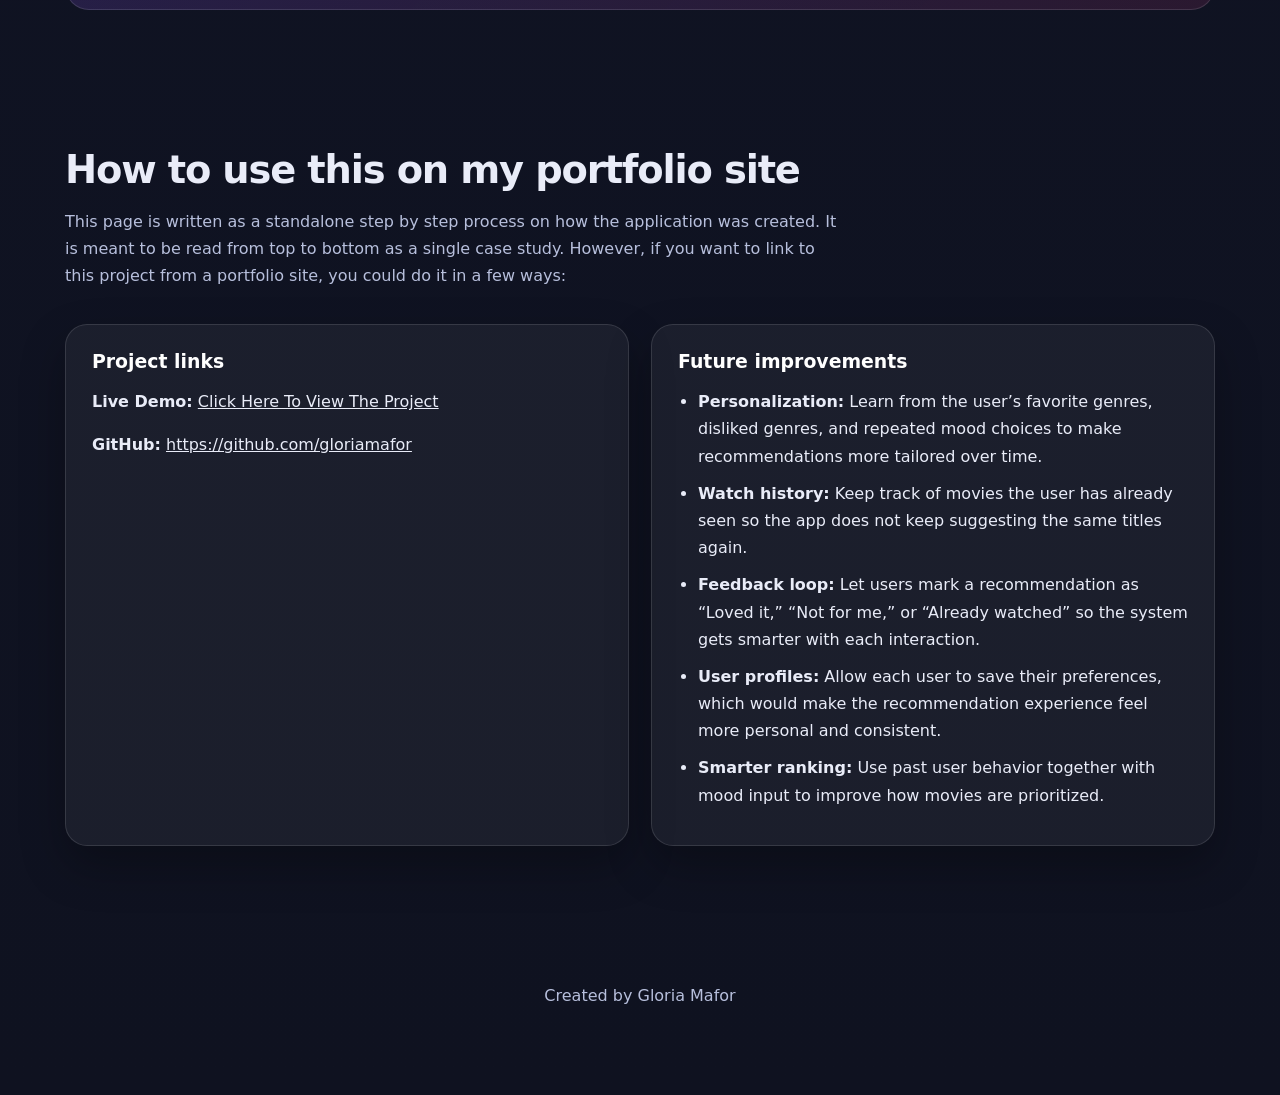
<file: projects/movieai/movie_ai_blog.html>
<!DOCTYPE html>
<html lang="en">
<head>
  <meta charset="UTF-8" />
  <meta name="viewport" content="width=device-width, initial-scale=1.0" />
  <title>How I Built My Movie AI Recommendation System | Gloria Mafor</title>
  <meta name="description" content="A detailed explanation of how I built a Movie AI Recommendation System using TMDB, OpenAI, and a mood-based recommendation workflow." />
  <style>
    :root{
      --bg:#0f1220;
      --surface:#171b2e;
      --surface-2:#1f2540;
      --card:#ffffff;
      --text:#e9ecf8;
      --muted:#b7bfdc;
      --dark:#10131f;
      --accent:#8b5cf6;
      --accent-2:#ec4899;
      --soft:#f5f3ff;
      --line:rgba(255,255,255,.12);
      --shadow:0 20px 45px rgba(0,0,0,.28);
      --radius:22px;
      --radius-sm:14px;
      --max:1150px;
    }
    *{box-sizing:border-box}
    html{scroll-behavior:smooth}
    body{
      margin:0;
      font-family: Inter, ui-sans-serif, system-ui, -apple-system, BlinkMacSystemFont, "Segoe UI", sans-serif;
      color:var(--text);
      background:
        radial-gradient(circle at top left, rgba(139,92,246,.22), transparent 30%),
        radial-gradient(circle at top right, rgba(236,72,153,.14), transparent 25%),
        linear-gradient(180deg, #0d1020 0%, #11162a 42%, #0f1220 100%);
      line-height:1.7;
    }
    a{color:inherit}
    .wrap{width:min(var(--max), calc(100% - 32px)); margin:0 auto}
    .section{padding:80px 0}
    .section-tight{padding:58px 0}
    .hero{padding:90px 0 56px; position:relative; overflow:hidden;}
    .hero-grid{display:grid; grid-template-columns: 1.15fr .85fr; gap:30px; align-items:center;}
    .eyebrow{
      display:inline-flex; align-items:center; gap:10px; padding:8px 14px; border:1px solid var(--line);
      border-radius:999px; background:rgba(255,255,255,.04); color:#ddd7ff; font-size:.92rem; margin-bottom:18px;
    }
    h1,h2,h3{line-height:1.15; margin:0 0 16px}
    h1{font-size:clamp(2.5rem, 5vw, 4.5rem); letter-spacing:-0.04em;}
    h2{font-size:clamp(1.8rem, 3vw, 2.7rem); letter-spacing:-0.03em;}
    h3{font-size:1.18rem; color:#fff;}
    .hero p.lead{color:var(--muted); font-size:1.08rem; max-width:690px; margin:0 0 28px;}
    .pill-row{display:flex; flex-wrap:wrap; gap:12px; margin:24px 0 32px;}
    .pill{
      padding:10px 14px; border-radius:999px; background:rgba(255,255,255,.06); border:1px solid var(--line);
      color:#efeefe; font-size:.95rem;
    }
    .cta-row{display:flex; flex-wrap:wrap; gap:14px; margin-top:10px;}
    .btn{
      display:inline-block; text-decoration:none; padding:14px 18px; border-radius:14px; font-weight:700;
      transition:transform .15s ease, opacity .15s ease;
    }
    .btn:hover{transform:translateY(-2px)}
    .btn-primary{background:linear-gradient(135deg, var(--accent), var(--accent-2)); color:white; box-shadow:var(--shadow);}
    .btn-secondary{border:1px solid var(--line); color:#f3f5ff; background:rgba(255,255,255,.04);}
    .hero-card{
      background:linear-gradient(180deg, rgba(255,255,255,.08), rgba(255,255,255,.03));
      border:1px solid var(--line); border-radius:28px; padding:24px; box-shadow:var(--shadow);
      position:relative; min-height:420px;
    }
    .screen{
      background:#0b0e1a; border-radius:22px; border:1px solid rgba(255,255,255,.07); overflow:hidden;
      min-height:365px; display:flex; flex-direction:column;
    }
    .screen-top{display:flex; gap:8px; padding:14px 16px; background:#12162a; border-bottom:1px solid rgba(255,255,255,.06);}
    .dot{width:11px;height:11px;border-radius:50%; background:#444b72;}
    .screen-body{
      padding:22px; display:grid; gap:16px; flex:1;
      background: radial-gradient(circle at top right, rgba(139,92,246,.18), transparent 28%), linear-gradient(180deg, #0e1322 0%, #0b0e1a 100%);
    }
    .mini-card{background:#151a2f; border:1px solid rgba(255,255,255,.08); border-radius:18px; padding:16px;}
    .mini-card strong{display:block; margin-bottom:8px; color:#fff;}
    .stars{color:#ffd166; letter-spacing:2px}
    .bar{height:8px; border-radius:999px; background:rgba(255,255,255,.08); overflow:hidden; margin-top:10px;}
    .bar > span{display:block;height:100%; background:linear-gradient(90deg, var(--accent), var(--accent-2)); width:74%;}
    .stats{margin-top:18px; display:grid; grid-template-columns:repeat(4,1fr); gap:16px;}
    .stat{background:rgba(255,255,255,.05); border:1px solid var(--line); border-radius:18px; padding:18px;}
    .stat b{display:block; font-size:1.6rem; margin-bottom:4px; color:#fff;}
    .stat span{color:var(--muted); font-size:.95rem;}
    .section-head{max-width:780px; margin-bottom:34px;}
    .section-head p{color:var(--muted); margin:0;}
    .grid-2{display:grid; grid-template-columns:repeat(2,1fr); gap:22px;}
    .card{background:rgba(255,255,255,.05); border:1px solid var(--line); border-radius:22px; padding:26px; box-shadow:var(--shadow);}
    .card.light{background:#ffffff; color:#1a1f33; border:none;}
    .card.light p, .card.light li{color:#3f4764}
    .card p:last-child{margin-bottom:0}
    .list-clean{margin:0; padding-left:20px}
    .list-clean li{margin-bottom:10px}
    .timeline{display:grid; gap:18px; position:relative;}
    .step{
      display:grid; grid-template-columns:58px 1fr; gap:16px; align-items:start; padding:20px;
      background:rgba(255,255,255,.04); border:1px solid var(--line); border-radius:20px;
    }
    .step-num{
      width:58px; height:58px; border-radius:18px; display:grid; place-items:center; font-weight:800;
      font-size:1.1rem; color:#fff; background:linear-gradient(135deg, var(--accent), var(--accent-2)); box-shadow:var(--shadow);
    }
    .muted{color:var(--muted)}
    .two-col{display:grid; grid-template-columns: 1fr 1fr; gap:22px;}
    .highlight{border-left:4px solid #c084fc; padding-left:16px; color:#f5efff; margin:16px 0;}
    .architecture{background:#fff; color:#171b2e; border-radius:28px; padding:28px; overflow:hidden; box-shadow:var(--shadow);}
    .flow{display:grid; grid-template-columns: repeat(9, 1fr); gap:14px; align-items:stretch; margin-top:20px;}
    .flow-card{background:linear-gradient(180deg, #faf7ff, #f7f9ff); border:1px solid #e6e9f7; border-radius:18px; padding:18px; position:relative;}
    .flow-card h4{margin:0 0 8px; font-size:1rem; color:#1d2140;}
    .flow-card p{margin:0; color:#4a5478; font-size:.95rem; line-height:1.55;}
    .arrow{display:grid; place-items:center; color:#8b5cf6; font-weight:900; font-size:1.35rem;}
    .feature-grid{display:grid; grid-template-columns:repeat(3,1fr); gap:18px;}
    .feature{background:rgba(255,255,255,.05); border:1px solid var(--line); border-radius:20px; padding:22px;}
    .feature p{color:var(--muted)}
    .quote{
      background:linear-gradient(135deg, rgba(139,92,246,.18), rgba(236,72,153,.12));
      border:1px solid var(--line); border-radius:24px; padding:30px; font-size:1.08rem; color:#f7f4ff;
    }
    .footer{padding:40px 0 70px; color:var(--muted); text-align:center;}
    .tag{
      display:inline-block; padding:7px 11px; border-radius:999px; font-size:.85rem; font-weight:700;
      background:rgba(139,92,246,.14); color:#efe8ff; margin:0 8px 10px 0; border:1px solid rgba(255,255,255,.12);
    }
    @media (max-width: 980px){
      .hero-grid, .grid-2, .two-col, .feature-grid, .flow{grid-template-columns:1fr}
      .stats{grid-template-columns:repeat(2,1fr)}
      .arrow{transform:rotate(90deg)}
    }
    @media (max-width: 620px){
      .section{padding:64px 0}
      .hero{padding-top:72px}
      .stats{grid-template-columns:1fr}
      .step{grid-template-columns:1fr}
      .step-num{width:50px;height:50px;border-radius:14px}
      .wrap{width:min(var(--max), calc(100% - 20px))}
    }
  </style>
</head>
<body>
  <header class="hero">
    <div class="wrap hero-grid">
      <div>
        <div class="eyebrow">Portfolio Case Study • AI + Movies + Recommendation Design</div>
        <h1>Movie AI Recommendation System</h1>
        <p class="lead">
          This project is a mood-based movie recommendation web app that helps users find films based on how they feel, what genres they enjoy, and the kind of experience they want. Instead of making people scroll endlessly through streaming platforms, I built a system that turns human emotion into useful movie suggestions.
        </p>
        <div class="pill-row">
          <span class="pill">OpenAI-assisted search expansion</span>
          <span class="pill">TMDB movie data</span>
          <span class="pill">Mood-based recommendation flow</span>
          <span class="pill">Frontend + backend integration</span>
        </div>
        <div class="cta-row">
          <a href="#overview" class="btn btn-primary">Read the walkthrough</a>
          <a href="#architecture" class="btn btn-secondary">See system flow</a>
        </div>
      </div>
      <div class="hero-card">
        <div class="screen">
          <div class="screen-top">
            <span class="dot"></span><span class="dot"></span><span class="dot"></span>
          </div>
          <div class="screen-body">
            <div class="mini-card">
              <strong>User mood</strong>
              “I want something comforting, funny, and not too heavy.”
            </div>
            <div class="mini-card">
              <strong>AI understanding</strong>
              Converts the feeling into searchable movie signals like tone, genre, pacing, and theme.
            </div>
            <div class="mini-card">
              <strong>Recommended film</strong>
              <div class="stars">★★★★★</div>
              Suggests a movie with an explanation of why it fits the mood.
              <div class="bar"><span></span></div>
            </div>
          </div>
        </div>
      </div>
    </div>
    <div class="wrap stats">
      <div class="stat"><b>Problem</b><span>Too many choices and not enough personal guidance</span></div>
      <div class="stat"><b>Solution</b><span>Translate emotion and preferences into tailored movie picks</span></div>
      <div class="stat"><b>Data Source</b><span>TMDB movie information and metadata</span></div>
      <div class="stat"><b>AI Role</b><span>Interpret messy human input into structured search ideas</span></div>
    </div>
  </header>

  <main>
    <section id="overview" class="section">
      <div class="wrap">
        <div class="section-head">
          <h2>Project overview</h2>
          <p>
            I wanted to build something practical, creative, and relatable. A lot of recommendation tools only ask for genre, but real people often do not think that way. Most people say things like, “I want something exciting,” “I need a feel-good movie,” or “I want something deep but not sad.” That inspired me to create a recommendation system that starts with emotion, not just category.
          </p>
        </div>

        <div class="grid-2">
          <article class="card">
            <h3>What problem was I solving?</h3>
            <p>
              People waste time browsing because streaming platforms often give too many options without enough personal context. Even when a platform recommends something, the user may not understand why it was chosen. My goal was to reduce decision fatigue and make movie discovery feel more human.
            </p>
            <p class="highlight">
              In simple terms: I built a tool that listens to what kind of mood the user is in and then helps them find movies that match that feeling.
            </p>
          </article>

          <article class="card">
            <h3>What makes this project different?</h3>
            <p>
              This is not just a genre filter. It is a hybrid recommendation idea that combines movie metadata with AI-driven interpretation. That means the system does more than read direct keywords. It tries to understand the user’s intent, emotional tone, and viewing preference before searching for matches.
            </p>
            <p>
              That makes the experience feel more like talking to a smart assistant than clicking random filters.
            </p>
          </article>
        </div>
      </div>
    </section>

    <section class="section-tight">
      <div class="wrap">
        <div class="quote">
          <strong>Plain-language summary:</strong> The user tells the app how they feel or what kind of movie night they want. The app translates that into movie search clues, looks up strong candidates, compares them, and returns recommendations with reasoning.
        </div>
      </div>
    </section>

    <section class="section">
      <div class="wrap">
        <div class="section-head">
          <h2>Tools and technologies I used</h2>
          <p>
            I designed this project so that each part had a clear job. That is important because good software is not just about using tools. It is about knowing why each tool is there.
          </p>
        </div>

        <div class="feature-grid">
          <article class="feature">
            <h3>TMDB API</h3>
            <p>
              I used The Movie Database API to pull movie information such as titles, genres, overviews, ratings, release details, and other metadata that helps compare one movie against another.
            </p>
          </article>
          <article class="feature">
            <h3>OpenAI</h3>
            <p>
              I used an LLM to help interpret free-form user input. This was useful because users may describe the same mood in very different ways. AI helped turn those natural phrases into cleaner search and recommendation signals.
            </p>
          </article>
          <article class="feature">
            <h3>App logic</h3>
            <p>
              I built recommendation logic that sits between the user input and the final result. This layer decides how to rank or narrow movies based on mood, genre preferences, and other filters.
            </p>
          </article>
          <article class="feature">
            <h3>Frontend interface</h3>
            <p>
              The front end gives users a simple way to describe what they want. The focus was making the app feel easy and conversational instead of technical.
            </p>
          </article>
          <article class="feature">
            <h3>Backend integration</h3>
            <p>
              The backend handles requests, communicates with external APIs, cleans up the returned data, and sends a structured result back to the user.
            </p>
          </article>
          <article class="feature">
            <h3>Recommendation design</h3>
            <p>
              The main idea behind the app is recommendation quality. I focused on how to move from raw data to a result that actually feels relevant to a person.
            </p>
          </article>
        </div>
      </div>
    </section>

    <section id="architecture" class="section">
      <div class="wrap">
        <div class="section-head">
          <h2>How the system works from start to finish</h2>
          <p>
            Below is the full flow of what happens when someone uses the app. I am explaining it in a simple way first, then I break each part down in more detail.
          </p>
        </div>

        <div class="architecture">
          <h3 style="color:#1a1f33;margin-bottom:6px;">End-to-end application flow</h3>
          <p style="color:#4a5478; margin-top:0;">
            The app takes human language, turns it into structured search ideas, fetches movie candidates, evaluates them, and returns the best matches.
          </p>

          <div class="flow">
            <div class="flow-card">
              <h4>1. User input</h4>
              <p>The user enters a mood, preferred genres, or a short description of the type of movie they want.</p>
            </div>
            <div class="arrow">→</div>
            <div class="flow-card">
              <h4>2. AI interpretation</h4>
              <p>The system turns that messy human wording into clearer recommendation signals.</p>
            </div>
            <div class="arrow">→</div>
            <div class="flow-card">
              <h4>3. Movie lookup</h4>
              <p>The app queries TMDB to retrieve possible movie matches and supporting metadata.</p>
            </div>
            <div class="arrow">→</div>
            <div class="flow-card">
              <h4>4. Ranking logic</h4>
              <p>The candidates are compared and scored using mood fit, genre relevance, and overall quality.</p>
            </div>
            <div class="arrow">→</div>
            <div class="flow-card">
              <h4>5. Final recommendation</h4>
              <p>The user receives recommended movies plus an explanation of why those movies match.</p>
            </div>
          </div>
        </div>
      </div>
    </section>

    <section class="section">
      <div class="wrap">
        <div class="section-head">
          <h2>Detailed walkthrough of what I built</h2>
          <p>
            This is the part of the case study that explains the project like a real build process, not just a final summary.
          </p>
        </div>

        <div class="timeline">
          <article class="step">
            <div class="step-num">1</div>
            <div>
              <h3>I started with the user experience</h3>
              <p>
                Before thinking deeply about code, I thought about the actual user. I asked myself: what would make this useful in real life? I realized most people do not always know the exact movie title they want. They usually know the feeling they want.
              </p>
              <p>
                So I designed the app around inputs like mood, vibe, or genre preference. That made the project more human-centered. Instead of forcing users to think like a database, the app meets them where they are.
              </p>
            </div>
          </article>

          <article class="step">
            <div class="step-num">2</div>
            <div>
              <h3>I defined what information the app needed</h3>
              <p>
                To recommend movies well, the system needed rich movie data. That includes things like title, genre, description, release year, popularity, and ratings. I used TMDB because it provides structured movie information that is useful for building recommendation logic.
              </p>
              <p>
                In non-technical terms, TMDB acted like the movie library behind the app. My system could not recommend anything without first having a reliable place to look up films.
              </p>
            </div>
          </article>

          <article class="step">
            <div class="step-num">3</div>
            <div>
              <h3>I added AI to understand natural language</h3>
              <p>
                This was one of the most important parts of the project. People might say:
              </p>
              <p class="muted">
                “I want something emotional but not depressing.”<br/>
                “I need a fun movie for girls’ night.”<br/>
                “Give me something intense and mind-bending.”
              </p>
              <p>
                Those phrases are meaningful to a person, but they are not perfect database queries. So I used AI to bridge that gap. The model helps interpret what the user likely means and turns it into cleaner categories the rest of the system can work with.
              </p>
              <p class="highlight">
                This is like having a translator between human emotion and machine logic.
              </p>
            </div>
          </article>

          <article class="step">
            <div class="step-num">4</div>
            <div>
              <h3>I created the recommendation flow</h3>
              <p>
                Once the input is interpreted, the app needs to find possible movies and decide which ones are strongest. I designed the logic so the system would not simply return random movies from a genre. It tries to match multiple signals at once.
              </p>
              <ul class="list-clean">
                <li>Mood fit: does this movie feel like what the user described?</li>
                <li>Genre fit: does it align with the genres they enjoy?</li>
                <li>Quality indicators: is it reasonably well received or relevant?</li>
                <li>Experience match: is it light, dark, intense, comforting, funny, or reflective?</li>
              </ul>
              <p>
                That ranking layer is what turns the project from a basic search tool into a recommendation system.
              </p>
            </div>
          </article>

          <article class="step">
            <div class="step-num">5</div>
            <div>
              <h3>I focused on explainability</h3>
              <p>
                A recommendation feels stronger when the user understands why they got it. So part of the project idea was not only to return titles, but also to explain the match in a human-friendly way.
              </p>
              <p>
                For example, instead of only saying “Watch this movie,” the app can say something closer to: this film fits because it combines emotional depth, suspense, and the reflective tone you asked for.
              </p>
              <p>
                That makes the system feel more trustworthy and personal.
              </p>
            </div>
          </article>

          <article class="step">
            <div class="step-num">6</div>
            <div>
              <h3>I thought about scale like a data engineer</h3>
              <p>
                Even though this project is presented as a movie app, I also viewed it as a data workflow. The system pulls data from a source, enriches it using AI, transforms it into decision-ready signals, and then serves a result back to the user.
              </p>
              <p>
                That is part of why this project is meaningful for my portfolio. It shows not just app building, but also data thinking: ingestion, transformation, enrichment, ranking, and delivery.
              </p>
            </div>
          </article>
        </div>
      </div>
    </section>

    <section class="section">
      <div class="wrap two-col">
        <article class="card light">
          <h2>What the recommendation logic was really doing</h2>
          <p>
            At a high level, the app follows a simple idea:
          </p>
          <p>
            <strong>Take emotional input → convert it into movie traits → search for candidates → rank the best ones → return recommendations.</strong>
          </p>
          <p>
            The user does not see all of that complexity. They just feel like the app “understood” them. That is the goal of good product design: keep the hard work behind the scenes and make the front-end experience feel easy.
          </p>
          <p>
            In a more technical sense, this project combines retrieval and interpretation. Retrieval gets the movie options. Interpretation makes the options more meaningful.
          </p>
        </article>

        <article class="card">
          <h2>Why this project matters</h2>
          <p>
            This project demonstrates several skills at once:
          </p>
          <div>
            <span class="tag">API integration</span>
            <span class="tag">AI-assisted product design</span>
            <span class="tag">Recommendation thinking</span>
            <span class="tag">Data transformation</span>
            <span class="tag">User-centered design</span>
            <span class="tag">End-to-end workflow</span>
          </div>
          <p>
            It shows that I can take an everyday problem, break it into technical parts, and build a solution that is both useful and engaging.
          </p>
        </article>
      </div>
    </section>

    <section class="section">
      <div class="wrap">
        <div class="section-head">
          <h2>Challenges I had to think through</h2>
          <p>
            Good projects are not just about what worked. They are also about what had to be solved.
          </p>
        </div>

        <div class="grid-2">
          <article class="card">
            <h3>Challenge 1: Human moods are messy</h3>
            <p>
              People describe the same feeling in different ways. One person may say “comfort movie,” another may say “something warm and easy,” and another may say “I do not want anything heavy.” The challenge was teaching the system to treat those as related ideas instead of completely different searches.
            </p>
          </article>

          <article class="card">
            <h3>Challenge 2: Not every popular movie is the right movie</h3>
            <p>
              If I only relied on popularity, the system would recommend famous movies that may not match the user’s mood. I had to think about fit, not just fame.
            </p>
          </article>

          <article class="card">
            <h3>Challenge 3: User input can be vague</h3>
            <p>
              Some users may give almost no detail, while others give long descriptions. The system needs to handle both gracefully. That is why AI interpretation was useful.
            </p>
          </article>

          <article class="card">
            <h3>Challenge 4: Recommendations should feel intentional</h3>
            <p>
              If an app gives suggestions without context, it can feel random. I wanted the results to feel thoughtful, almost like a person made them, which is why explanation mattered so much.
            </p>
          </article>
        </div>
      </div>
    </section>

    <section class="section">
      <div class="wrap">
        <div class="section-head">
          <h2>What I learned from building it</h2>
          <p>
            This project taught me that a strong application is not just code connected to an API. It is about understanding users, designing logic around their behavior, and presenting output in a way that feels useful.
          </p>
        </div>

        <div class="grid-2">
          <article class="card">
            <h3>Technical lessons</h3>
            <ul class="list-clean">
              <li>How to integrate an external data source into an app workflow</li>
              <li>How to use AI to enrich or interpret user input</li>
              <li>How to think about ranking instead of only searching</li>
              <li>How to connect frontend inputs to backend decision logic</li>
              <li>How to frame a project as both a product and a data pipeline</li>
            </ul>
          </article>

          <article class="card">
            <h3>Product lessons</h3>
            <ul class="list-clean">
              <li>Users want apps that understand intention, not just keywords</li>
              <li>Explainable results create trust</li>
              <li>Simple interfaces often hide complex logic</li>
              <li>Emotional context can be a powerful design input</li>
              <li>Good recommendations feel personal, not random</li>
            </ul>
          </article>
        </div>
      </div>
    </section>

    <section class="section-tight">
      <div class="wrap">
        <div class="quote">
          <strong>Big takeaway:</strong> This project reflects how I like to build: start with a real user problem, design a clear workflow, use data and AI where they add value, and turn the final result into something people can actually enjoy using.
        </div>
      </div>
    </section>

    <section class="section">
      <div class="wrap">
        <div class="section-head">
          <h2>How to use this on my portfolio site</h2>
          <p>
            This page is written as a standalone step by step process on how the application was created. It is meant to be read from top to bottom as a single case study. However, if you want to link to this project from a portfolio site, you could do it in a few ways:
          </p>
        </div>

        <div class="grid-2">
          <article class="card">
            <h3>Project links</h3>
            <p>
              <strong>Live Demo:</strong> <a href="https://movieai.streamlit.app/" aria-label="Demo link placeholder">Click Here To View The Project</a>
            </p>
            <p>
              <strong>GitHub:</strong>  <a href="https://github.com/gloriamafor">https://github.com/gloriamafor</a>
            </p>
          </article>

          <article class="card">
            <h3>Future improvements</h3>
            <ul class="list-clean">
              <li><strong>Personalization:</strong> Learn from the user’s favorite genres, disliked genres, and repeated mood choices to make recommendations more tailored over time.</li>
              <li><strong>Watch history:</strong> Keep track of movies the user has already seen so the app does not keep suggesting the same titles again.</li>
              <li><strong>Feedback loop:</strong> Let users mark a recommendation as “Loved it,” “Not for me,” or “Already watched” so the system gets smarter with each interaction.</li>
              <li><strong>User profiles:</strong> Allow each user to save their preferences, which would make the recommendation experience feel more personal and consistent.</li>
              <li><strong>Smarter ranking:</strong> Use past user behavior together with mood input to improve how movies are prioritized.</li>
            </ul>
          </article>
        </div>
      </div>
    </section>
  </main>

  <footer class="footer wrap">
    <p>Created by Gloria Mafor</p>
  </footer>
</body>
</html>
</file>
<file: projects/foodapp/css/appstyles.css>
:root {
  --bg: #f7f2e8;
  --bg-2: #f0e3d2;
  --ink: #1f1a16;
  --muted: #6f6158;
  --card: #fff8f0;
  --border: #ead8c6;
  --accent: #e56b45;
  --accent-2: #1f8a70;
  --accent-3: #f2b544;
  --shadow: 0 20px 45px rgba(35, 25, 18, 0.14);
  --radius: 18px;
}

* {
  box-sizing: border-box;
}

body {
  margin: 0;
  min-height: 100vh;
  font-family: "Manrope", "Segoe UI", sans-serif;
  color: var(--ink);
  background: radial-gradient(circle at 20% 20%, rgba(242, 181, 68, 0.25), transparent 55%),
    radial-gradient(circle at 80% 10%, rgba(229, 107, 69, 0.18), transparent 45%),
    linear-gradient(160deg, var(--bg), var(--bg-2));
}

body::before,
body::after {
  content: "";
  position: fixed;
  width: 320px;
  height: 320px;
  border-radius: 50%;
  background: radial-gradient(circle, rgba(31, 138, 112, 0.25), transparent 70%);
  filter: blur(0.5px);
  z-index: -1;
}

.back-button {
  position: fixed;
  top: 20px;
  left: 20px;
  z-index: 9999;
  display: inline-block;
  padding: 12px 18px;
  border-radius: 999px;
  text-decoration: none;
  font-weight: 700;
  font-size: 14px;
  color: white;
  background: #2f6f5f;
  border: none;
  box-shadow: 0 6px 18px rgba(0, 0, 0, 0.15);
}

.back-button:hover {
  background: #25594c;
}

body::before {
  top: -140px;
  left: -80px;
}

body::after {
  bottom: -160px;
  right: -120px;
}

img {
  max-width: 100%;
  display: block;
}

a {
  color: inherit;
}

button:focus-visible,
a:focus-visible {
  outline: 3px solid rgba(31, 138, 112, 0.35);
  outline-offset: 3px;
}

.page {
  max-width: 1120px;
  margin: 0 auto;
  padding: 32px 20px 60px;
}

.hero {
  display: flex;
  align-items: center;
  justify-content: space-between;
  gap: 32px;
  margin-bottom: 32px;
  animation: fadeUp 0.8s ease both;
}

.hero-text {
  max-width: 620px;
}

.eyebrow {
  text-transform: uppercase;
  letter-spacing: 0.2em;
  font-size: 0.75rem;
  font-weight: 600;
  color: var(--accent-2);
  margin: 0 0 12px;
}

h1 {
  font-family: "Fraunces", "Times New Roman", serif;
  font-size: clamp(2.4rem, 3vw + 1.6rem, 3.6rem);
  margin: 0 0 12px;
}

.subtitle {
  color: var(--muted);
  font-size: 1.05rem;
  margin: 0 0 18px;
  line-height: 1.6;
}

.hero-tags {
  display: flex;
  flex-wrap: wrap;
  gap: 10px;
}

.hero-tags span {
  padding: 6px 14px;
  border-radius: 999px;
  background: rgba(31, 138, 112, 0.12);
  color: var(--accent-2);
  font-size: 0.85rem;
  font-weight: 600;
}

.hero-plate {
  width: 220px;
  height: 220px;
  border-radius: 50%;
  background: radial-gradient(circle at 30% 30%, #fff3e1, #f6c8a9 60%, #e5855d 100%);
  display: grid;
  place-items: center;
  box-shadow: var(--shadow);
  position: relative;
  overflow: hidden;
}

.hero-plate::after {
  content: "";
  position: absolute;
  inset: 18px;
  border-radius: 50%;
  border: 2px dashed rgba(31, 138, 112, 0.35);
}

.hero-plate-inner {
  width: 86px;
  height: 86px;
  border-radius: 24px;
  background: linear-gradient(135deg, var(--accent-2), #2bbf99);
  box-shadow: inset 0 0 0 8px rgba(255, 255, 255, 0.25);
  transform: rotate(18deg);
}

main {
  display: flex;
  flex-direction: column;
  gap: 36px;
}

.panel {
  background: rgba(255, 248, 240, 0.88);
  border: 1px solid var(--border);
  border-radius: var(--radius);
  padding: 24px;
  box-shadow: var(--shadow);
  backdrop-filter: blur(6px);
  animation: fadeUp 0.8s ease 0.15s both;
}

form {
  display: grid;
  gap: 18px;
}

.form-row {
  display: grid;
  gap: 18px;
  grid-template-columns: repeat(auto-fit, minmax(210px, 1fr));
}

.form-group label {
  font-weight: 600;
  display: block;
  margin-bottom: 8px;
  color: #3a2f28;
}

.select-wrap {
  position: relative;
}

.select-wrap::after {
  content: "";
  position: absolute;
  right: 14px;
  top: 50%;
  width: 10px;
  height: 10px;
  border-right: 2px solid #594a41;
  border-bottom: 2px solid #594a41;
  transform: translateY(-60%) rotate(45deg);
  pointer-events: none;
}

select {
  width: 100%;
  padding: 12px 40px 12px 14px;
  border-radius: 12px;
  border: 1.5px solid var(--border);
  background: #fffdf9;
  font-size: 1rem;
  font-family: inherit;
  color: var(--ink);
  appearance: none;
  transition: border-color 0.2s ease, box-shadow 0.2s ease;
}

select:focus {
  outline: none;
  border-color: var(--accent-2);
  box-shadow: 0 0 0 3px rgba(31, 138, 112, 0.2);
}

.button-row {
  display: flex;
  gap: 12px;
  flex-wrap: wrap;
}

.btn-primary,
.btn-secondary {
  flex: 1 1 200px;
  padding: 12px 16px;
  font-size: 1rem;
  font-weight: 700;
  border: none;
  border-radius: 14px;
  cursor: pointer;
  transition: transform 0.2s ease, box-shadow 0.2s ease, background 0.2s ease;
}

.btn-tertiary {
  flex: 0 0 auto;
  padding: 12px 18px;
  font-size: 1rem;
  font-weight: 700;
  border: 1px solid rgba(31, 138, 112, 0.35);
  border-radius: 14px;
  background: rgba(255, 255, 255, 0.6);
  color: #2f6b5c;
  cursor: pointer;
  transition: transform 0.2s ease, box-shadow 0.2s ease, background 0.2s ease;
}

.btn-primary {
  color: #fff8f2;
  background: linear-gradient(120deg, var(--accent), #f08a5d);
  box-shadow: 0 12px 25px rgba(229, 107, 69, 0.3);
}

.btn-secondary {
  color: #f8fffd;
  background: linear-gradient(120deg, var(--accent-2), #2bbf99);
  box-shadow: 0 12px 25px rgba(31, 138, 112, 0.25);
}

.btn-primary:hover,
.btn-secondary:hover,
.btn-tertiary:hover {
  transform: translateY(-2px);
}

.btn-primary:disabled,
.btn-secondary:disabled,
.btn-tertiary:disabled {
  opacity: 0.6;
  cursor: not-allowed;
  transform: none;
}

.form-note {
  margin: 0;
  color: var(--muted);
  font-size: 0.9rem;
}

.results {
  animation: fadeUp 0.8s ease 0.25s both;
}

.results-head h2 {
  font-family: "Fraunces", "Times New Roman", serif;
  margin: 0 0 8px;
  font-size: 1.9rem;
}

.results-head p {
  margin: 0 0 18px;
  color: var(--muted);
}

.result-grid {
  display: grid;
  grid-template-columns: repeat(auto-fit, minmax(320px, 1fr));
  gap: 20px;
}

.recipe-card {
  background: var(--card);
  border-radius: 16px;
  border: 1px solid var(--border);
  padding: 18px;
  box-shadow: 0 12px 25px rgba(38, 28, 20, 0.08);
  display: flex;
  flex-direction: column;
  gap: 14px;
  position: relative;
  overflow: hidden;
  opacity: 0;
  transition: transform 0.2s ease, box-shadow 0.2s ease;
}

.recipe-card.reveal {
  animation: floatIn 0.55s ease forwards;
}

.recipe-card:hover {
  transform: translateY(-4px);
  box-shadow: 0 18px 35px rgba(38, 28, 20, 0.16);
}

.card-media img {
  width: 100%;
  height: 200px;
  object-fit: cover;
  border-radius: 14px;
}

.image-fallback {
  height: 200px;
  border-radius: 14px;
  background: linear-gradient(135deg, rgba(31, 138, 112, 0.2), rgba(229, 107, 69, 0.25));
  display: grid;
  place-items: center;
  color: #3e2f27;
  font-weight: 600;
}

.card-header {
  display: flex;
  flex-wrap: wrap;
  align-items: center;
  justify-content: space-between;
  gap: 10px;
}

.card-header h3 {
  margin: 0;
  font-size: 1.2rem;
  flex: 1;
}

.pill {
  padding: 4px 12px;
  border-radius: 999px;
  background: rgba(229, 107, 69, 0.15);
  color: #b94d2f;
  font-size: 0.8rem;
  font-weight: 600;
  white-space: nowrap;
}

.card-label {
  text-transform: uppercase;
  letter-spacing: 0.12em;
  font-size: 0.7rem;
  color: var(--muted);
  margin: 14px 0 6px;
}

.card-section {
  display: grid;
  gap: 6px;
}

.card-text {
  color: #2a231f;
  font-size: 0.95rem;
  line-height: 1.5;
}

.card-text ul,
.card-text ol {
  padding-left: 18px;
  margin: 8px 0 0;
}

.card-link {
  margin-top: auto;
  text-decoration: none;
  font-weight: 600;
  color: var(--accent-2);
  display: inline-flex;
  align-items: center;
  gap: 6px;
}

.card-link:hover {
  text-decoration: underline;
}

.card-link svg {
  width: 16px;
  height: 16px;
}

.empty-state {
  border: 1px dashed var(--border);
  border-radius: 16px;
  padding: 40px 24px;
  background: rgba(255, 255, 255, 0.6);
  color: var(--muted);
  text-align: center;
  grid-column: 1 / -1;
}

.empty-state p {
  margin: 0;
}

/* Loading State */
.loading-state {
  grid-column: 1 / -1;
  display: flex;
  flex-direction: column;
  align-items: center;
  gap: 16px;
  padding: 48px 24px;
}

.loading-spinner {
  width: 48px;
  height: 48px;
  border: 4px solid var(--border);
  border-top-color: var(--accent-2);
  border-radius: 50%;
  animation: spin 1s linear infinite;
}

.loading-text {
  color: var(--muted);
  font-weight: 500;
}

@keyframes spin {
  to { transform: rotate(360deg); }
}

/* Pagination Styles */
.pagination {
  display: flex;
  align-items: center;
  justify-content: center;
  gap: 20px;
  margin-top: 32px;
  padding: 20px;
  background: rgba(255, 248, 240, 0.7);
  border-radius: 16px;
  border: 1px solid var(--border);
}

.pagination.hidden {
  display: none;
}

.pagination-btn {
  display: inline-flex;
  align-items: center;
  gap: 8px;
  padding: 10px 20px;
  font-size: 0.95rem;
  font-weight: 600;
  font-family: inherit;
  color: var(--accent-2);
  background: #fff;
  border: 1.5px solid var(--border);
  border-radius: 12px;
  cursor: pointer;
  transition: all 0.2s ease;
}

.pagination-btn:hover:not(:disabled) {
  background: var(--accent-2);
  color: #fff;
  border-color: var(--accent-2);
  transform: translateY(-1px);
  box-shadow: 0 4px 12px rgba(31, 138, 112, 0.25);
}

.pagination-btn:disabled {
  opacity: 0.4;
  cursor: not-allowed;
}

.pagination-btn svg {
  flex-shrink: 0;
}

.pagination-info {
  display: flex;
  flex-direction: column;
  align-items: center;
  gap: 4px;
}

#pageInfo {
  font-weight: 600;
  color: var(--ink);
  font-size: 1rem;
}

.total-results {
  font-size: 0.85rem;
  color: var(--muted);
}

/* Page dots */
.page-dots {
  display: flex;
  gap: 8px;
  margin-top: 8px;
}

.page-dot {
  width: 10px;
  height: 10px;
  border-radius: 50%;
  background: var(--border);
  cursor: pointer;
  transition: all 0.2s ease;
}

.page-dot.active {
  background: var(--accent-2);
  transform: scale(1.2);
}

.page-dot:hover:not(.active) {
  background: rgba(31, 138, 112, 0.4);
}

@keyframes fadeUp {
  from {
    opacity: 0;
    transform: translateY(18px);
  }
  to {
    opacity: 1;
    transform: translateY(0);
  }
}

@keyframes floatIn {
  from {
    opacity: 0;
    transform: translateY(18px) scale(0.98);
  }
  to {
    opacity: 1;
    transform: translateY(0) scale(1);
  }
}

@media (max-width: 860px) {
  .hero {
    flex-direction: column;
    align-items: flex-start;
  }

  .hero-plate {
    align-self: center;
  }
}

@media (max-width: 640px) {
  .page {
    padding: 24px 16px 50px;
  }

  .hero-plate {
    width: 180px;
    height: 180px;
  }

  .button-row {
    flex-direction: column;
  }

  .btn-primary,
  .btn-secondary {
    width: 100%;
  }

  .result-grid {
    grid-template-columns: 1fr;
  }

  .pagination {
    flex-direction: column;
    gap: 16px;
  }

  .pagination-btn {
    width: 100%;
    justify-content: center;
  }
}
</file>
